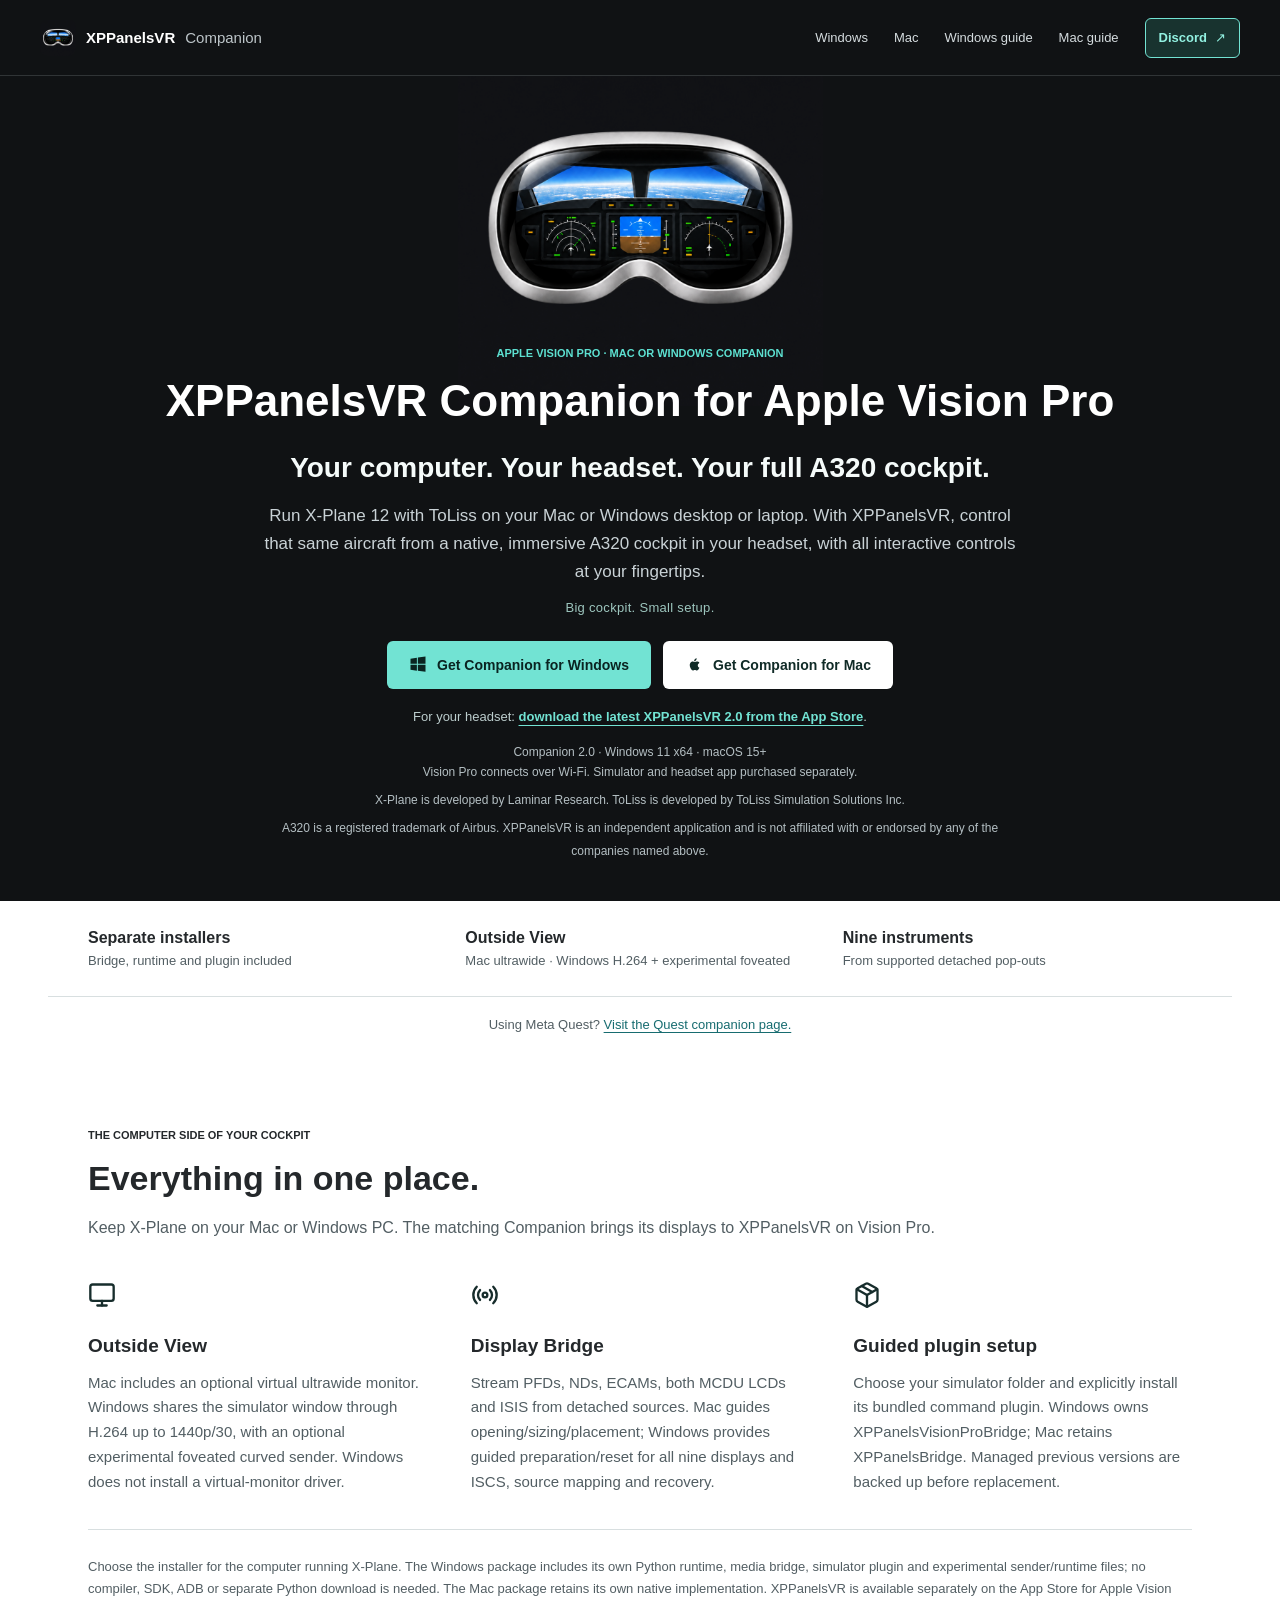
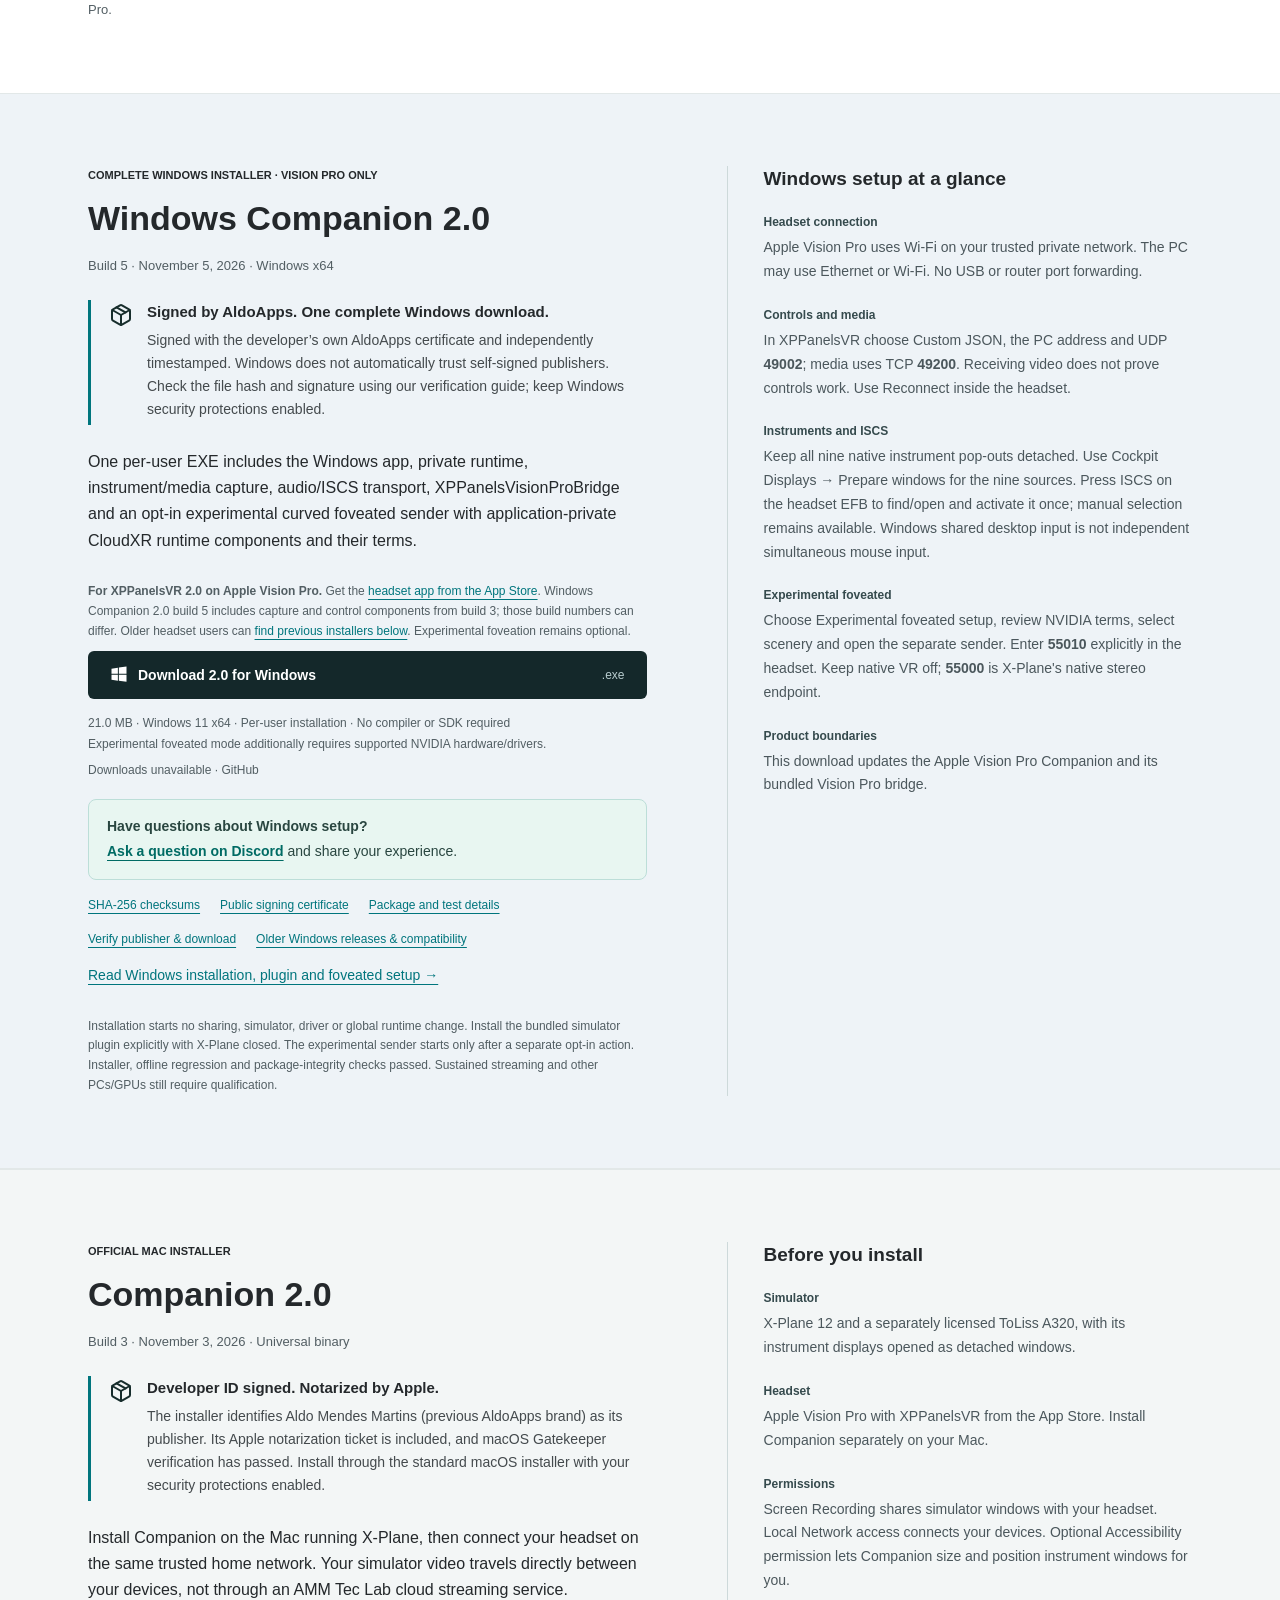
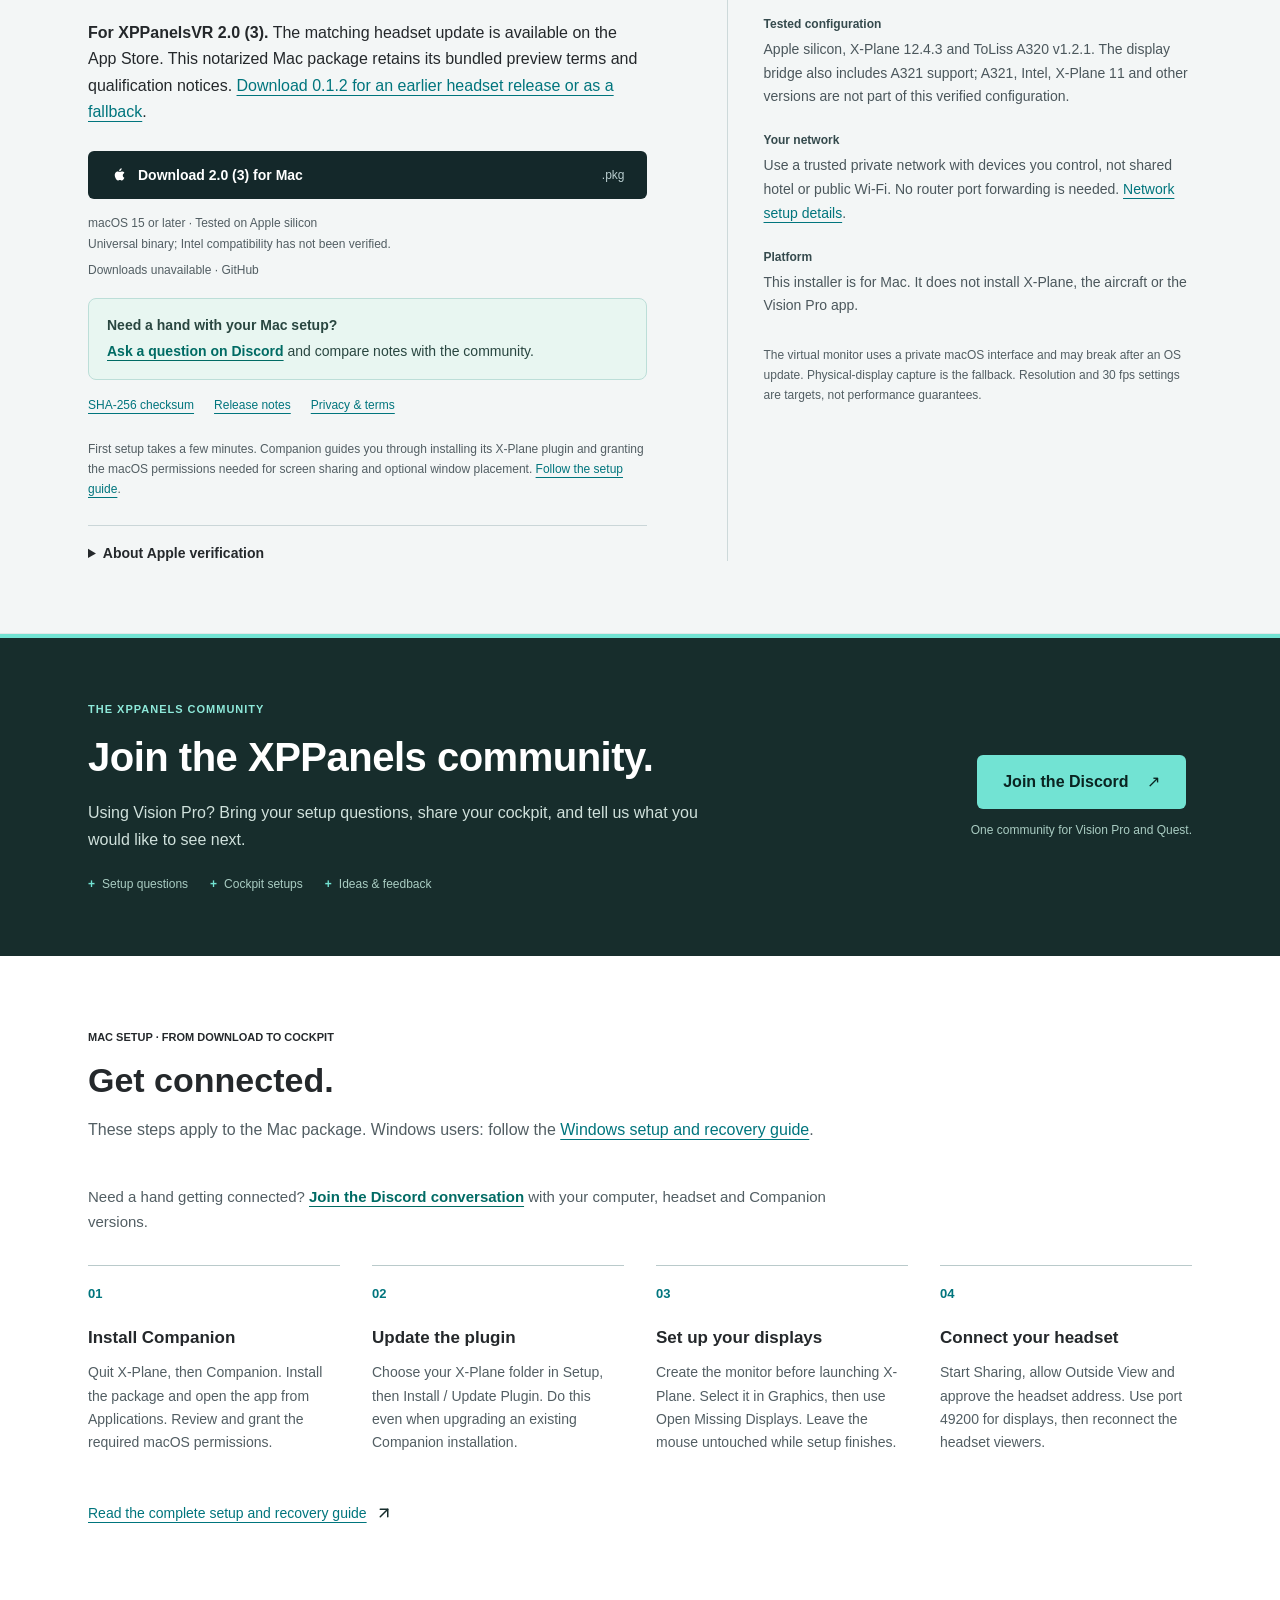
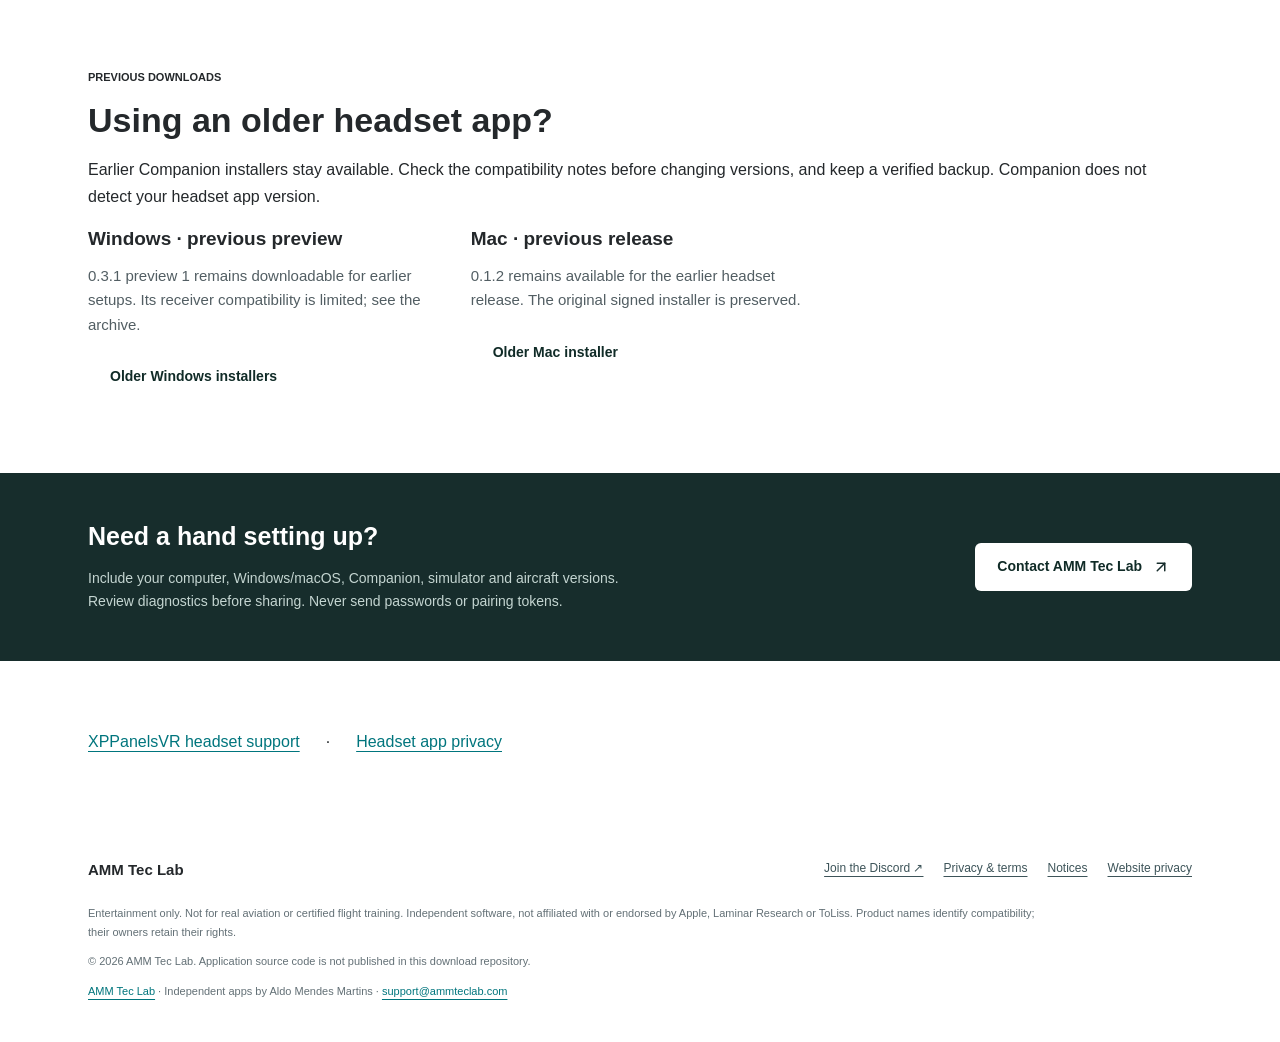
<file: index.html>
<!doctype html>
<html lang="en">
<head>
  <meta charset="utf-8">
  <meta name="viewport" content="width=device-width, initial-scale=1">
  <meta name="description" content="Download XPPanelsVR Companion for Mac or Windows. Complete Windows installer includes the runtime, bridge, plugin and optional experimental foveated sender for Apple Vision Pro.">
  <meta name="theme-color" content="#101214">
  <meta property="og:title" content="XPPanelsVR Companion for Apple Vision Pro">
  <meta property="og:description" content="Computer companions for Apple Vision Pro. Separate Mac and Windows installers, bundled dependencies and guided setup.">
  <meta property="og:image" content="https://xppvision.ammteclab.com/assets/app-icon.png">
  <link rel="canonical" href="https://xppvision.ammteclab.com/">
  <link rel="icon" href="assets/app-icon.png" type="image/png">
  <link rel="stylesheet" href="site.css?v=20261107-file-counts">

  <link rel="stylesheet" href="community.css?v=20261106-prominent">
  <title>XPPanelsVR Companion for Apple Vision Pro | Mac and Windows Downloads</title>
<script src="analytics-config.js?v=20261106-active" defer></script><script src="download-analytics.js" defer></script><script src="page-views.js?v=20261106" defer></script><script src="download-stats.js?v=20261107-file-counts" defer></script><link rel="stylesheet" href="hero.css?v=20261107-credit"></head>
<body>
<a class="skip" href="#main">Skip to content</a>
<header class="site-header">
  <a class="brand" href="./" aria-label="XPPanelsVR Companion home"><img src="assets/app-icon.png" width="36" height="36" alt="">XPPanelsVR <span>Companion</span></a>
  <nav aria-label="Main navigation"><a href="#windows-download">Windows</a><a href="#download">Mac</a><a href="Windows-Help.html">Windows guide</a><a href="Help.html">Mac guide</a><a class="nav-discord" href="https://discord.gg/Fs9TUSyKda" target="_blank" rel="noopener noreferrer">Discord <span aria-hidden="true">↗</span></a></nav>
</header>
<main id="main">
  <section class="hero" aria-labelledby="title">
    <div class="hero-inner">
      <p class="eyebrow">APPLE VISION PRO · MAC OR WINDOWS COMPANION</p>
      <h1 id="title">XPPanelsVR Companion for Apple Vision Pro</h1>

      <p class="hero-message">Your computer. Your headset. Your full A320 cockpit.</p>
      <p class="intro hero-explanation">Run X-Plane 12 with ToLiss on your Mac or Windows desktop or laptop. With XPPanelsVR, control that same aircraft from a native, immersive A320 cockpit in your headset, with all interactive controls at your fingertips.</p>
      <p class="hero-tagline">Big cockpit. Small setup.</p>
      <div class="platform-actions"><a class="button primary" href="#windows-download"><svg class="platform-icon" viewBox="0 0 24 24" aria-hidden="true" focusable="false"><path d="M2 3.5 10.5 2.3v8H2zm9.8-1.4L22 0.7v9.6H11.8zM2 11.5h8.5v8L2 18.3zm9.8 0H22v9.6l-10.2-1.4z"/></svg>Get Companion for Windows</a><a class="button secondary" href="#download"><svg class="platform-icon" viewBox="0 0 24 24" aria-hidden="true" focusable="false"><path d="M19.1 8.6c-1.1-1.4-2.8-1.3-3.5-1.2-.9.1-1.7.7-2.4.7-.7 0-1.7-.7-2.8-.7-1.4 0-2.7.8-3.4 2-1.4 2.4-.4 5.9 1 7.9.7 1 1.5 2 2.5 2s1.3-.6 2.7-.6c1.3 0 1.6.6 2.7.6 1.1 0 1.8-1 2.4-2 .5-.8.7-1.5.8-1.6-.1 0-2.1-.8-2.1-3.3 0-2 1.6-2.8 1.7-2.9z"/><path d="M14.7 5.8c.6-.7 1-1.7.9-2.7-.9 0-1.9.6-2.5 1.3-.6.6-1 1.6-.9 2.6 1 0 1.9-.5 2.5-1.2z"/></svg>Get Companion for Mac</a></div>
      <p class="app-store-note">For your headset: <a href="https://apps.apple.com/us/app/xppanelsvr/id6818430025">download the latest XPPanelsVR 2.0 from the App Store</a>.</p>
      <p class="hero-note">Companion 2.0 · Windows 11 x64 · macOS 15+<br>Vision Pro connects over Wi-Fi. Simulator and headset app purchased separately.</p>
      <p class="developer-credit">X-Plane is developed by Laminar Research. ToLiss is developed by ToLiss Simulation Solutions Inc.</p>
      <p class="developer-credit airbus-credit">A320 is a registered trademark of Airbus. XPPanelsVR is an independent application and is not affiliated with or endorsed by any of the companies named above.</p>

    </div>
  </section>
  <section class="spec-band" aria-label="At a glance">
    <div><strong>Separate installers</strong><span>Bridge, runtime and plugin included</span></div>
    <div><strong>Outside View</strong><span>Mac ultrawide · Windows H.264 + experimental foveated</span></div>
    <div><strong>Nine instruments</strong><span>From supported detached pop-outs</span></div>
  </section>
<p class="edition-note">Using Meta Quest? <a href="https://xppquest.ammteclab.com/">Visit the Quest companion page.</a></p>
  <section class="section overview" aria-labelledby="included-title">
    <div class="section-heading"><p class="eyebrow">THE COMPUTER SIDE OF YOUR COCKPIT</p><h2 id="included-title">Everything in one place.</h2><p>Keep X-Plane on your Mac or Windows PC. The matching Companion brings its displays to XPPanelsVR on Vision Pro.</p></div>
    <div class="features">
      <article><img src="assets/monitor.svg" width="28" height="28" alt=""><h3>Outside View</h3><p>Mac includes an optional virtual ultrawide monitor. Windows shares the simulator window through H.264 up to 1440p/30, with an optional experimental foveated curved sender. Windows does not install a virtual-monitor driver.</p></article>
      <article><img src="assets/radio.svg" width="28" height="28" alt=""><h3>Display Bridge</h3><p>Stream PFDs, NDs, ECAMs, both MCDU LCDs and ISIS from detached sources. Mac guides opening/sizing/placement; Windows provides guided preparation/reset for all nine displays and ISCS, source mapping and recovery.</p></article>
      <article><img src="assets/package.svg" width="28" height="28" alt=""><h3>Guided plugin setup</h3><p>Choose your simulator folder and explicitly install its bundled command plugin. Windows owns XPPanelsVisionProBridge; Mac retains XPPanelsBridge. Managed previous versions are backed up before replacement.</p></article>
    </div>
    <p class="dependency-note">Choose the installer for the computer running X-Plane. The Windows package includes its own Python runtime, media bridge, simulator plugin and experimental sender/runtime files; no compiler, SDK, ADB or separate Python download is needed. The Mac package retains its own native implementation. XPPanelsVR is available separately on the App Store for Apple Vision Pro.</p>
  </section>

  <section class="download-band windows-band" id="windows-download" aria-labelledby="windows-title"><div class="section download-layout"><div>
    <p class="eyebrow">COMPLETE WINDOWS INSTALLER · VISION PRO ONLY</p><h2 id="windows-title">Windows Companion 2.0</h2><p class="release-date">Build 5 · November 5, 2026 · Windows x64</p>
    <div class="release-assurance"><img src="assets/package.svg" width="24" height="24" alt=""><div><strong>Signed by AldoApps. One complete Windows download.</strong><p>Signed with the developer’s own AldoApps certificate and independently timestamped. Windows does not automatically trust self-signed publishers. Check the file hash and signature using our verification guide; keep Windows security protections enabled.</p></div></div>
    <p>One per-user EXE includes the Windows app, private runtime, instrument/media capture, audio/ISCS transport, XPPanelsVisionProBridge and an opt-in experimental curved foveated sender with application-private CloudXR runtime components and their terms.</p>
    <p class="small"><strong>For XPPanelsVR 2.0 on Apple Vision Pro.</strong> Get the <a href="https://apps.apple.com/us/app/xppanelsvr/id6818430025">headset app from the App Store</a>. Windows Companion 2.0 build 5 includes capture and control components from build 3; those build numbers can differ. Older headset users can <a href="#older-downloads">find previous installers below</a>. Experimental foveation remains optional.</p>
    <a class="button download" id="windows-installer" aria-describedby="windows-download-count" href="https://github.com/aldomm/XPPanelsVR-Companion/releases/download/windows-v2.0-build5/XPPanelsVisionProCompanion-2.0.0-build.5-windows-x64-SELF-SIGNED.exe"><svg class="platform-icon" viewBox="0 0 24 24" aria-hidden="true" focusable="false"><path d="M2 3.5 10.5 2.3v8H2zm9.8-1.4L22 0.7v9.6H11.8zM2 11.5h8.5v8L2 18.3zm9.8 0H22v9.6l-10.2-1.4z"/></svg>Download 2.0 for Windows <span class="file-kind">.exe</span></a>
    <p class="download-meta">21.0 MB · Windows 11 x64 · Per-user installation · No compiler or SDK required<br>Experimental foveated mode additionally requires supported NVIDIA hardware/drivers.<span class="download-counter" id="windows-download-count" data-download-asset="710146472" data-download-link="windows-installer" title="Lifetime GitHub downloads of this file" aria-live="polite">Downloads unavailable · GitHub</span></p>
    <p class="discord-callout"><strong>Have questions about Windows setup?</strong> <a href="https://discord.gg/Fs9TUSyKda" target="_blank" rel="noopener noreferrer">Ask a question on Discord</a> and share your experience.</p>
    <div class="text-links"><a href="https://github.com/aldomm/XPPanelsVR-Companion/releases/download/windows-v2.0-build5/SHA256SUMS.txt">SHA-256 checksums</a><a href="https://github.com/aldomm/XPPanelsVR-Companion/releases/download/windows-v2.0-build5/AldoApps-Preview-Signing.cer">Public signing certificate</a><a href="windows-release.json">Package and test details</a><a href="Windows-Signing.html">Verify publisher &amp; download</a><a href="Windows-Releases.html">Older Windows releases &amp; compatibility</a></div>
    <p><a class="guide-link" href="Windows-Help.html">Read Windows installation, plugin and foveated setup →</a></p><p class="small">Installation starts no sharing, simulator, driver or global runtime change. Install the bundled simulator plugin explicitly with X-Plane closed. The experimental sender starts only after a separate opt-in action. Installer, offline regression and package-integrity checks passed. Sustained streaming and other PCs/GPUs still require qualification.</p>
  </div><div class="requirements"><h3>Windows setup at a glance</h3><dl><dt>Headset connection</dt><dd>Apple Vision Pro uses Wi-Fi on your trusted private network. The PC may use Ethernet or Wi-Fi. No USB or router port forwarding.</dd><dt>Controls and media</dt><dd>In XPPanelsVR choose Custom JSON, the PC address and UDP <strong>49002</strong>; media uses TCP <strong>49200</strong>. Receiving video does not prove controls work. Use Reconnect inside the headset.</dd><dt>Instruments and ISCS</dt><dd>Keep all nine native instrument pop-outs detached. Use Cockpit Displays → Prepare windows for the nine sources. Press ISCS on the headset EFB to find/open and activate it once; manual selection remains available. Windows shared desktop input is not independent simultaneous mouse input.</dd><dt>Experimental foveated</dt><dd>Choose Experimental foveated setup, review NVIDIA terms, select scenery and open the separate sender. Enter <strong>55010</strong> explicitly in the headset. Keep native VR off; <strong>55000</strong> is X-Plane's native stereo endpoint.</dd><dt>Product boundaries</dt><dd>This download updates the Apple Vision Pro Companion and its bundled Vision Pro bridge.</dd></dl></div></div></section>
  <section class="download-band" id="download" aria-labelledby="download-title">
    <div class="section download-layout">
      <div>
        <p class="eyebrow">OFFICIAL MAC INSTALLER</p><h2 id="download-title">Companion 2.0</h2>
        <p class="release-date">Build 3 &middot; November 3, 2026 &middot; Universal binary</p>
        <div class="release-assurance"><img src="assets/package.svg" width="24" height="24" alt=""><div><strong>Developer ID signed. Notarized by Apple.</strong><p>The installer identifies Aldo Mendes Martins (previous AldoApps brand) as its publisher. Its Apple notarization ticket is included, and macOS Gatekeeper verification has passed. Install through the standard macOS installer with your security protections enabled.</p></div></div>
        <p>Install Companion on the Mac running X-Plane, then connect your headset on the same trusted home network. Your simulator video travels directly between your devices, not through an AMM Tec Lab cloud streaming service.</p>
        <p><strong>For XPPanelsVR 2.0 (3).</strong> The matching headset update is available on the App Store. This notarized Mac package retains its bundled preview terms and qualification notices. <a href="https://github.com/aldomm/XPPanelsVR-Companion/releases/download/v0.1.2-preview/XPPanelsVR-Companion-0.1.2-preview.pkg">Download 0.1.2 for an earlier headset release or as a fallback</a>.</p>
        <a class="button download" id="mac-installer" aria-describedby="mac-download-count" href="https://github.com/aldomm/XPPanelsVR-Companion/releases/download/mac-v2.0-build3/XPPanelsVR-Companion-2.0-build3-preview.pkg"><svg class="platform-icon" viewBox="0 0 24 24" aria-hidden="true" focusable="false"><path d="M19.1 8.6c-1.1-1.4-2.8-1.3-3.5-1.2-.9.1-1.7.7-2.4.7-.7 0-1.7-.7-2.8-.7-1.4 0-2.7.8-3.4 2-1.4 2.4-.4 5.9 1 7.9.7 1 1.5 2 2.5 2s1.3-.6 2.7-.6c1.3 0 1.6.6 2.7.6 1.1 0 1.8-1 2.4-2 .5-.8.7-1.5.8-1.6-.1 0-2.1-.8-2.1-3.3 0-2 1.6-2.8 1.7-2.9z"/><path d="M14.7 5.8c.6-.7 1-1.7.9-2.7-.9 0-1.9.6-2.5 1.3-.6.6-1 1.6-.9 2.6 1 0 1.9-.5 2.5-1.2z"/></svg>Download 2.0 (3) for Mac <span class="file-kind">.pkg</span></a>
        <p class="download-meta">macOS 15 or later &middot; Tested on Apple silicon<br>Universal binary; Intel compatibility has not been verified.<span class="download-counter" id="mac-download-count" data-download-asset="705278556" data-download-link="mac-installer" title="Lifetime GitHub downloads of this file" aria-live="polite">Downloads unavailable · GitHub</span></p>
        <p class="discord-callout"><strong>Need a hand with your Mac setup?</strong> <a href="https://discord.gg/Fs9TUSyKda" target="_blank" rel="noopener noreferrer">Ask a question on Discord</a> and compare notes with the community.</p>
        <div class="text-links"><a href="https://github.com/aldomm/XPPanelsVR-Companion/releases/download/mac-v2.0-build3/XPPanelsVR-Companion-2.0-build3-preview.sha256">SHA-256 checksum</a><a href="Release-Notes.html">Release notes</a><a href="Privacy-and-Terms.html">Privacy &amp; terms</a></div>
        <p class="small">First setup takes a few minutes. Companion guides you through installing its X-Plane plugin and granting the macOS permissions needed for screen sharing and optional window placement. <a href="Help.html">Follow the setup guide</a>.</p>
        <details><summary>About Apple verification</summary><p>XPPanelsVR for Apple Vision Pro has been approved for App Store distribution. This separate Mac Companion is distributed directly by AMM Tec Lab with Developer ID signing and Apple notarization. Notarization checks for known malicious software; it is distinct from App Store review and is not a guarantee of compatibility with every Mac or simulator configuration. <a href="https://support.apple.com/102445">Read Apple's explanation</a>.</p><p>A first-open confirmation is normal for downloaded apps. Keep Gatekeeper enabled. If macOS reports malware, damage or an unverifiable publisher, stop and contact <a href="mailto:support@ammteclab.com">support</a>; do not bypass that warning.</p></details>
      </div>
      <div class="requirements">
        <h3>Before you install</h3>
        <dl><dt>Simulator</dt><dd>X-Plane 12 and a separately licensed ToLiss A320, with its instrument displays opened as detached windows.</dd><dt>Headset</dt><dd>Apple Vision Pro with XPPanelsVR from the App Store. Install Companion separately on your Mac.</dd><dt>Permissions</dt><dd>Screen Recording shares simulator windows with your headset. Local Network access connects your devices. Optional Accessibility permission lets Companion size and position instrument windows for you.</dd><dt>Tested configuration</dt><dd>Apple silicon, X-Plane 12.4.3 and ToLiss A320 v1.2.1. The display bridge also includes A321 support; A321, Intel, X-Plane 11 and other versions are not part of this verified configuration.</dd><dt>Your network</dt><dd>Use a trusted private network with devices you control, not shared hotel or public Wi-Fi. No router port forwarding is needed. <a href="Help.html#private-network">Network setup details</a>.</dd><dt>Platform</dt><dd>This installer is for Mac. It does not install X-Plane, the aircraft or the Vision Pro app.</dd></dl>
        <p class="small">The virtual monitor uses a private macOS interface and may break after an OS update. Physical-display capture is the fallback. Resolution and 30 fps settings are targets, not performance guarantees.</p>
      </div>
    </div>
  </section>
  <section class="discord-community" id="community" aria-labelledby="community-title"><div class="community-inner"><div><p class="eyebrow">THE XPPANELS COMMUNITY</p><h2 id="community-title">Join the XPPanels community.</h2><p class="community-copy">Using Vision Pro? Bring your setup questions, share your cockpit, and tell us what you would like to see next.</p><ul class="community-topics" aria-label="Community topics"><li>Setup questions</li><li>Cockpit setups</li><li>Ideas &amp; feedback</li></ul></div><div class="community-action"><a class="button" href="https://discord.gg/Fs9TUSyKda" target="_blank" rel="noopener noreferrer">Join the Discord <span aria-hidden="true">↗</span></a><p>One community for Vision Pro and Quest.</p></div></div></section>
  <section class="section setup" aria-labelledby="setup-title">
    <div class="section-heading"><p class="eyebrow">MAC SETUP · FROM DOWNLOAD TO COCKPIT</p><h2 id="setup-title">Get connected.</h2><p>These steps apply to the Mac package. Windows users: follow the <a href="Windows-Help.html">Windows setup and recovery guide</a>.</p></div>
    <p class="discord-help">Need a hand getting connected? <a href="https://discord.gg/Fs9TUSyKda" target="_blank" rel="noopener noreferrer">Join the Discord conversation</a> with your computer, headset and Companion versions.</p>
    <ol class="steps"><li><span class="step-number" aria-hidden="true">01</span><h3>Install Companion</h3><p>Quit X-Plane, then Companion. Install the package and open the app from Applications. Review and grant the required macOS permissions.</p></li><li><span class="step-number" aria-hidden="true">02</span><h3>Update the plugin</h3><p>Choose your X-Plane folder in Setup, then Install / Update Plugin. Do this even when upgrading an existing Companion installation.</p></li><li><span class="step-number" aria-hidden="true">03</span><h3>Set up your displays</h3><p>Create the monitor before launching X-Plane. Select it in Graphics, then use Open Missing Displays. Leave the mouse untouched while setup finishes.</p></li><li><span class="step-number" aria-hidden="true">04</span><h3>Connect your headset</h3><p>Start Sharing, allow Outside View and approve the headset address. Use port 49200 for displays, then reconnect the headset viewers.</p></li></ol>
    <a class="guide-link" href="Help.html">Read the complete setup and recovery guide <img src="assets/arrow-up-right.svg" width="18" height="18" alt=""></a>
  </section>
  <section class="section" id="older-downloads" aria-labelledby="older-title"><p class="eyebrow">PREVIOUS DOWNLOADS</p><h2 id="older-title">Using an older headset app?</h2><p>Earlier Companion installers stay available. Check the compatibility notes before changing versions, and keep a verified backup. Companion does not detect your headset app version.</p><div class="features"><article><h3>Windows · previous preview</h3><p>0.3.1 preview 1 remains downloadable for earlier setups. Its receiver compatibility is limited; see the archive.</p><a class="button secondary" href="Windows-Releases.html">Older Windows installers</a></article><article><h3>Mac · previous release</h3><p>0.1.2 remains available for the earlier headset release. The original signed installer is preserved.</p><a class="button secondary" href="https://github.com/aldomm/XPPanelsVR-Companion/releases/tag/v0.1.2-preview">Older Mac installer</a></article></div></section>
  <section class="support-band"><div class="section support-inner"><div><h2>Need a hand setting up?</h2><p>Include your computer, Windows/macOS, Companion, simulator and aircraft versions.<br>Review diagnostics before sharing. Never send passwords or pairing tokens.</p></div><a class="button secondary" href="mailto:support@ammteclab.com">Contact AMM Tec Lab <img src="assets/arrow-up-right.svg" width="18" height="18" alt=""></a></div></section>
</main>
<nav class="section" aria-label="Vision Pro app information"><a href="XPPanelsVR-Support.html">XPPanelsVR headset support</a> &middot; <a href="XPPanelsVR-Privacy.html">Headset app privacy</a></nav>
<footer id="site-footer" class="section"><div class="footer-top"><strong>AMM Tec Lab</strong><nav aria-label="Legal and project links"><a href="https://discord.gg/Fs9TUSyKda" target="_blank" rel="noopener noreferrer">Join the Discord ↗</a><a href="Privacy-and-Terms.html">Privacy &amp; terms</a><a href="Third-Party-Notices.html">Notices</a><a href="Website-Privacy.html">Website privacy</a></nav></div><p>Entertainment only. Not for real aviation or certified flight training. Independent software, not affiliated with or endorsed by Apple, Laminar Research or ToLiss. Product names identify compatibility; their owners retain their rights.</p><p>&copy; 2026 AMM Tec Lab. Application source code is not published in this download repository.</p><p><a href="https://ammteclab.com/">AMM Tec Lab</a> · Independent apps by Aldo Mendes Martins · <a href="mailto:support@ammteclab.com">support@ammteclab.com</a></p></footer>
</body>
</html>
</file>
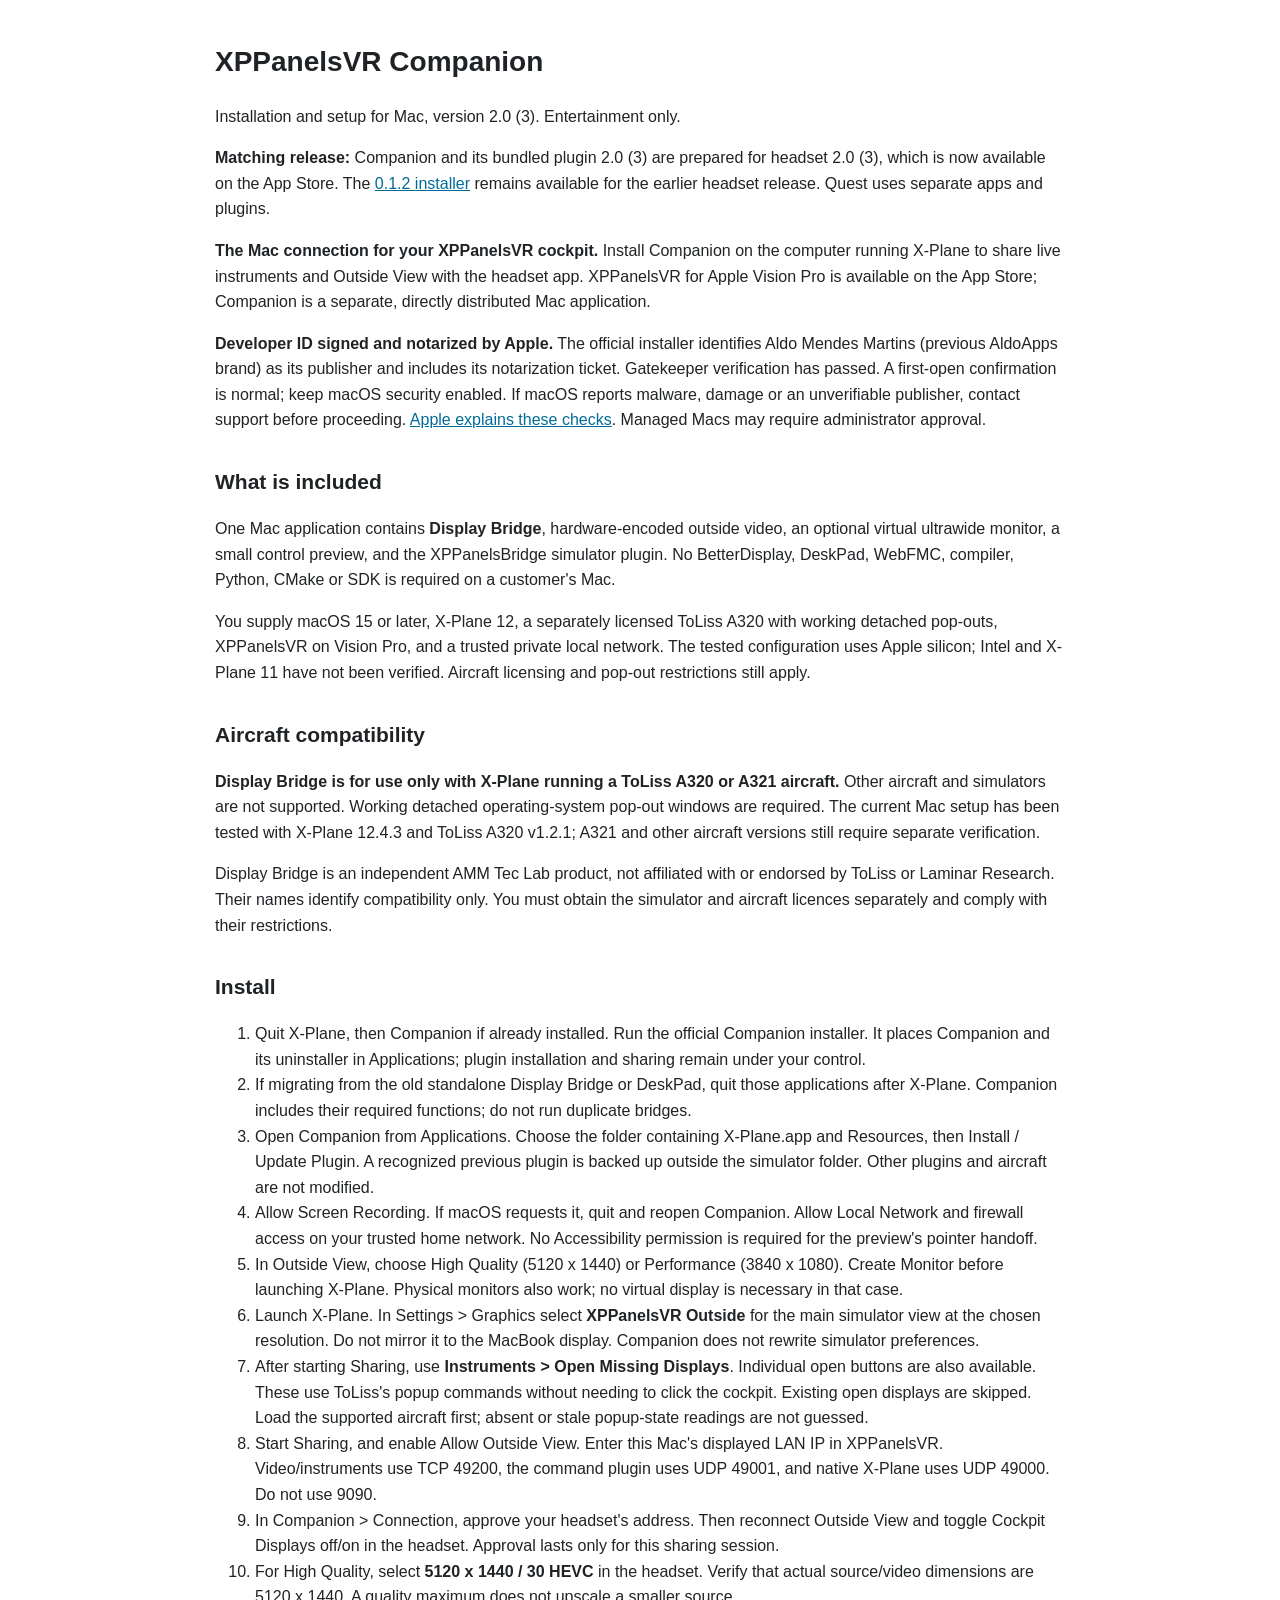
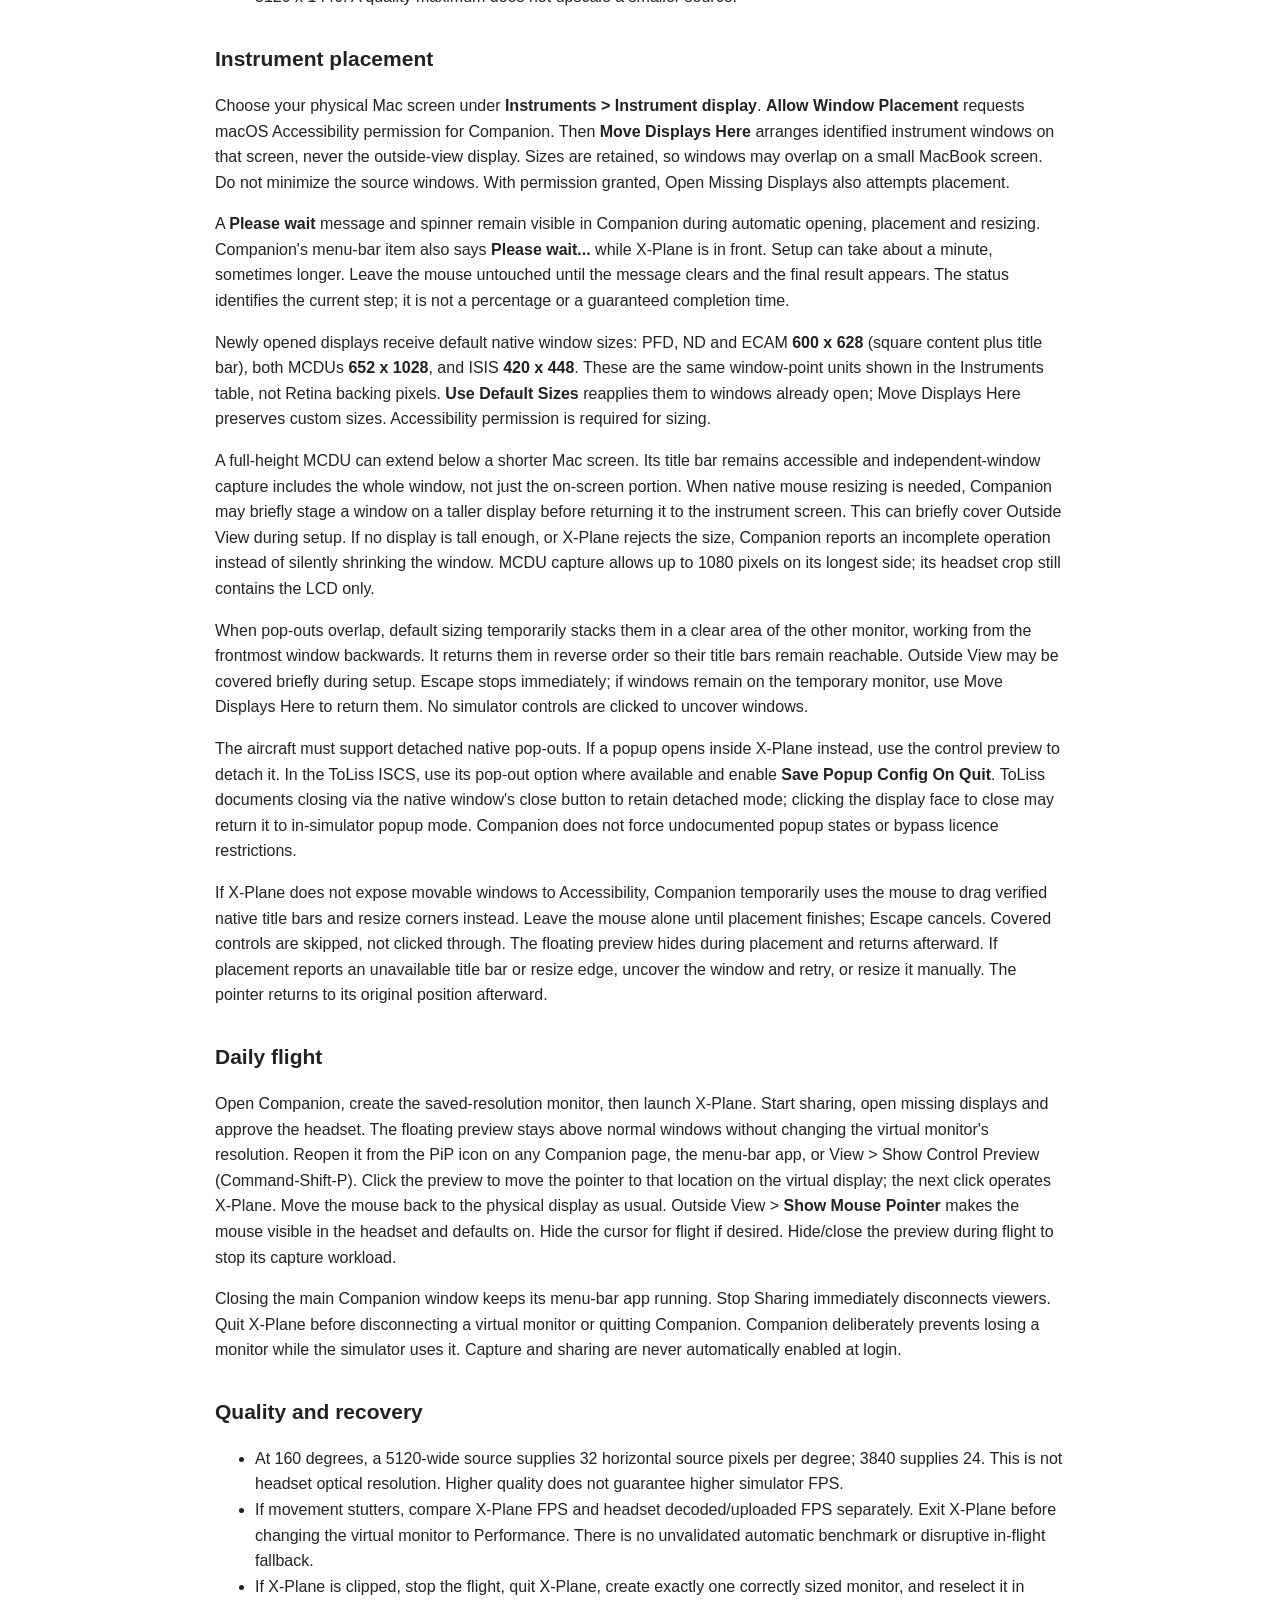
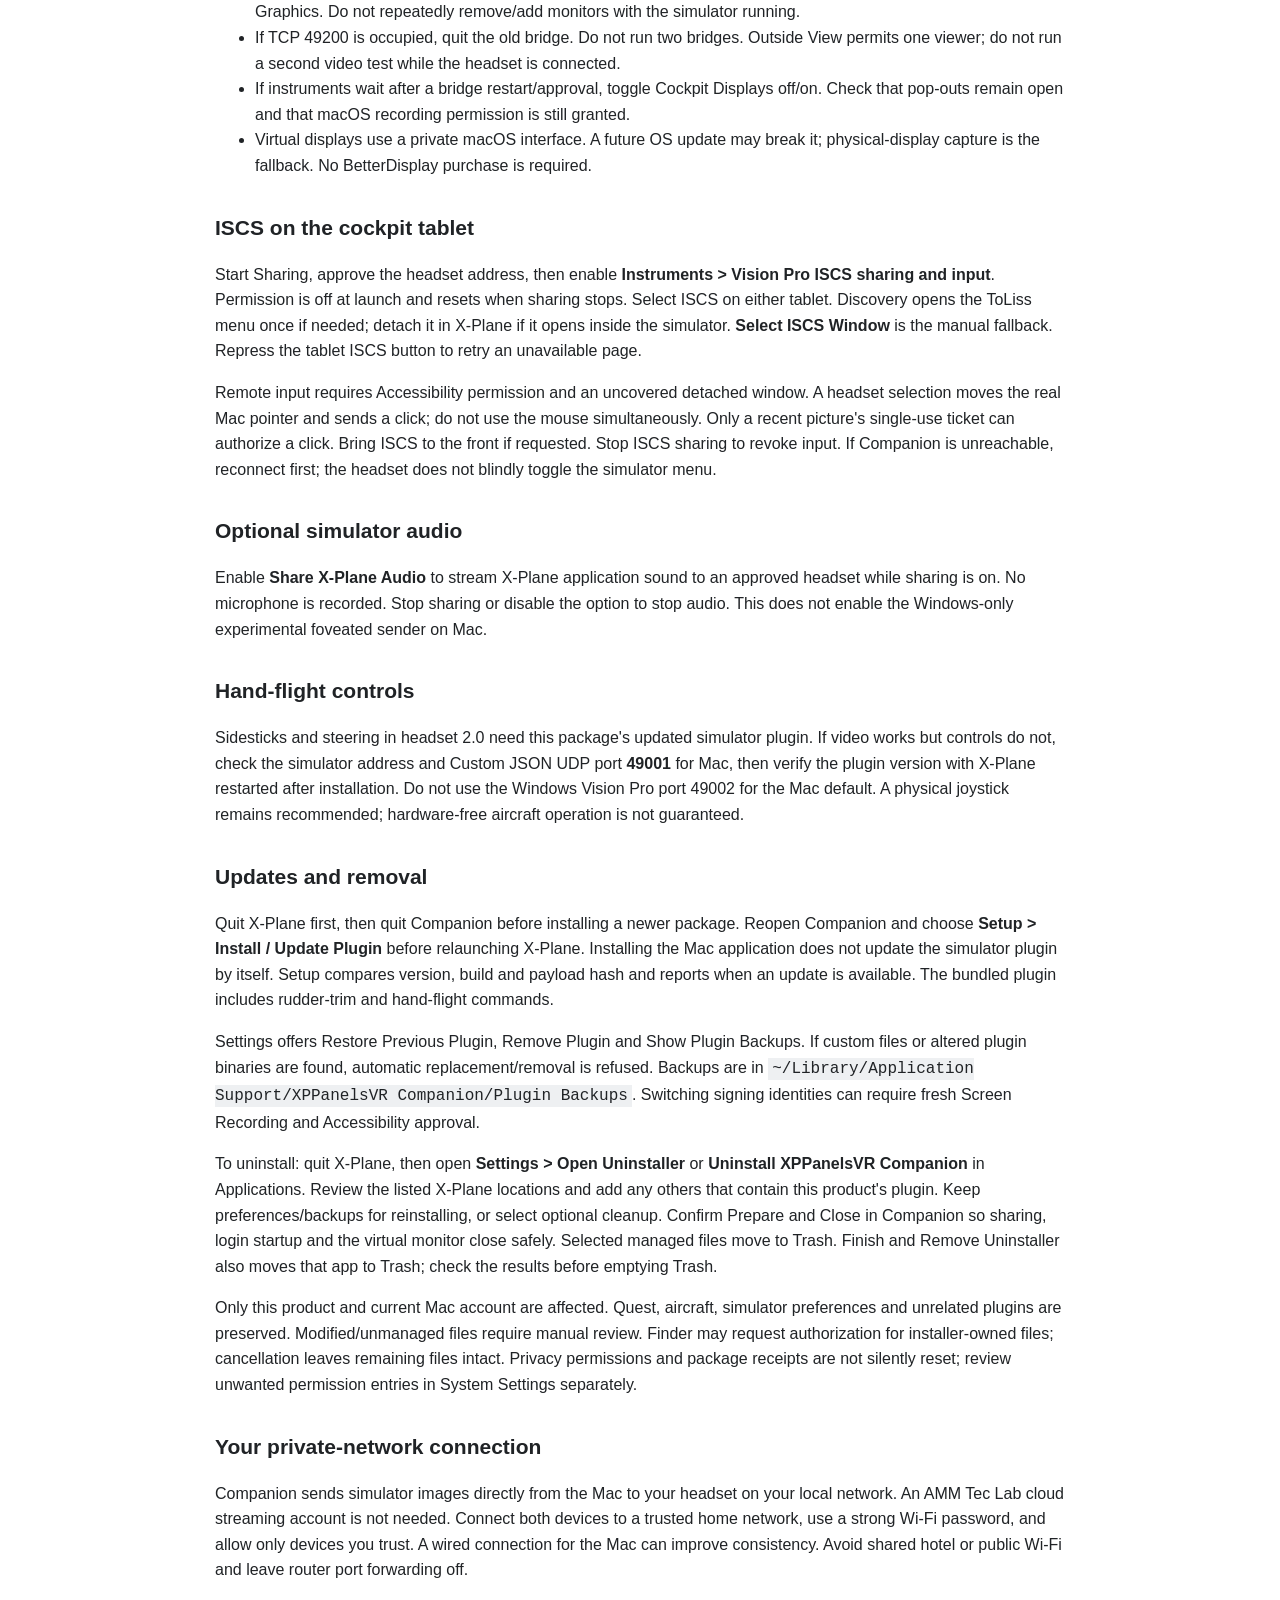
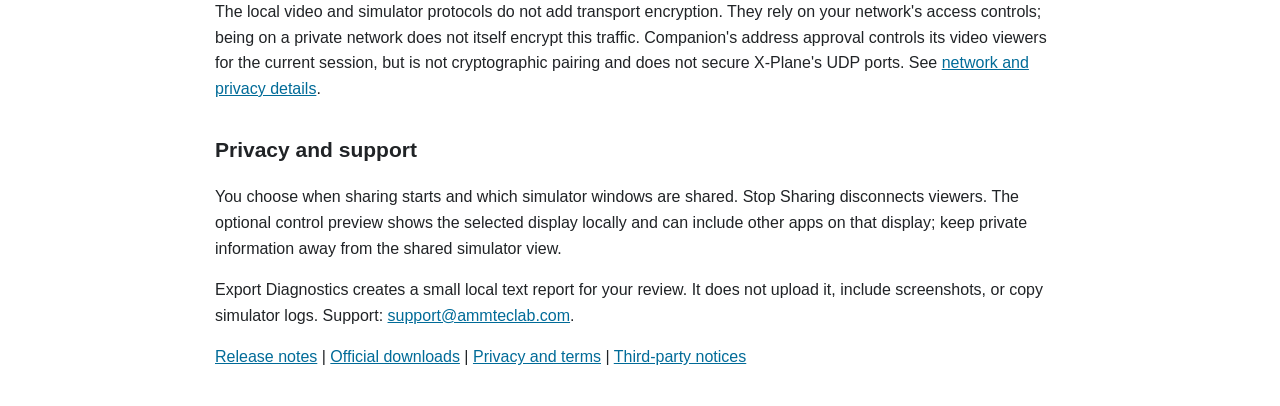
<file: Help.html>
<!doctype html><html lang="en"><meta charset="utf-8"><meta name="viewport" content="width=device-width">
<title>XPPanelsVR Companion Help</title>
<script src="analytics-config.js?v=20261106-active" defer></script><script src="download-analytics.js" defer></script>
<style>body{font:16px/1.6 -apple-system,sans-serif;max-width:850px;margin:40px auto;padding:0 24px;color:#202326}h1{font-size:28px}h2{font-size:21px;margin-top:32px}code{background:#eef0f2;padding:2px 4px}a{color:#006b98}</style>
<h1>XPPanelsVR Companion</h1><p>Installation and setup for Mac, version 2.0 (3). Entertainment only.</p>
<p><strong>Matching release:</strong> Companion and its bundled plugin 2.0 (3) are prepared for headset 2.0 (3), which is now available on the App Store. The <a href="https://github.com/aldomm/XPPanelsVR-Companion/releases/tag/v0.1.2-preview">0.1.2 installer</a> remains available for the earlier headset release. Quest uses separate apps and plugins.</p>
<p><strong>The Mac connection for your XPPanelsVR cockpit.</strong> Install Companion on the computer running X-Plane to share live instruments and Outside View with the headset app. XPPanelsVR for Apple Vision Pro is available on the App Store; Companion is a separate, directly distributed Mac application.</p>
<p><strong>Developer ID signed and notarized by Apple.</strong> The official installer identifies Aldo Mendes Martins (previous AldoApps brand) as its publisher and includes its notarization ticket. Gatekeeper verification has passed. A first-open confirmation is normal; keep macOS security enabled. If macOS reports malware, damage or an unverifiable publisher, contact support before proceeding. <a href="https://support.apple.com/102445">Apple explains these checks</a>. Managed Macs may require administrator approval.</p>
<h2>What is included</h2>
<p>One Mac application contains <strong>Display Bridge</strong>, hardware-encoded outside video, an optional virtual ultrawide monitor, a small control preview, and the XPPanelsBridge simulator plugin. No BetterDisplay, DeskPad, WebFMC, compiler, Python, CMake or SDK is required on a customer's Mac.</p>
<p>You supply macOS 15 or later, X-Plane 12, a separately licensed ToLiss A320 with working detached pop-outs, XPPanelsVR on Vision Pro, and a trusted private local network. The tested configuration uses Apple silicon; Intel and X-Plane 11 have not been verified. Aircraft licensing and pop-out restrictions still apply.</p>
<h2>Aircraft compatibility</h2>
<p><strong>Display Bridge is for use only with X-Plane running a ToLiss A320 or A321 aircraft.</strong> Other aircraft and simulators are not supported. Working detached operating-system pop-out windows are required. The current Mac setup has been tested with X-Plane 12.4.3 and ToLiss A320 v1.2.1; A321 and other aircraft versions still require separate verification.</p>
<p>Display Bridge is an independent AMM Tec Lab product, not affiliated with or endorsed by ToLiss or Laminar Research. Their names identify compatibility only. You must obtain the simulator and aircraft licences separately and comply with their restrictions.</p>
<h2>Install</h2><ol>
<li>Quit X-Plane, then Companion if already installed. Run the official Companion installer. It places Companion and its uninstaller in Applications; plugin installation and sharing remain under your control.</li>
<li>If migrating from the old standalone Display Bridge or DeskPad, quit those applications after X-Plane. Companion includes their required functions; do not run duplicate bridges.</li>
<li>Open Companion from Applications. Choose the folder containing X-Plane.app and Resources, then Install / Update Plugin. A recognized previous plugin is backed up outside the simulator folder. Other plugins and aircraft are not modified.</li>
<li>Allow Screen Recording. If macOS requests it, quit and reopen Companion. Allow Local Network and firewall access on your trusted home network. No Accessibility permission is required for the preview's pointer handoff.</li>
<li>In Outside View, choose High Quality (5120 x 1440) or Performance (3840 x 1080). Create Monitor before launching X-Plane. Physical monitors also work; no virtual display is necessary in that case.</li>
<li>Launch X-Plane. In Settings &gt; Graphics select <strong>XPPanelsVR Outside</strong> for the main simulator view at the chosen resolution. Do not mirror it to the MacBook display. Companion does not rewrite simulator preferences.</li>
<li>After starting Sharing, use <strong>Instruments &gt; Open Missing Displays</strong>. Individual open buttons are also available. These use ToLiss's popup commands without needing to click the cockpit. Existing open displays are skipped. Load the supported aircraft first; absent or stale popup-state readings are not guessed.</li>
<li>Start Sharing, and enable Allow Outside View. Enter this Mac's displayed LAN IP in XPPanelsVR. Video/instruments use TCP 49200, the command plugin uses UDP 49001, and native X-Plane uses UDP 49000. Do not use 9090.</li>
<li>In Companion &gt; Connection, approve your headset's address. Then reconnect Outside View and toggle Cockpit Displays off/on in the headset. Approval lasts only for this sharing session.</li>
<li>For High Quality, select <strong>5120 x 1440 / 30 HEVC</strong> in the headset. Verify that actual source/video dimensions are 5120 x 1440. A quality maximum does not upscale a smaller source.</li>
</ol>
<h2>Instrument placement</h2><p>Choose your physical Mac screen under <strong>Instruments &gt; Instrument display</strong>. <strong>Allow Window Placement</strong> requests macOS Accessibility permission for Companion. Then <strong>Move Displays Here</strong> arranges identified instrument windows on that screen, never the outside-view display. Sizes are retained, so windows may overlap on a small MacBook screen. Do not minimize the source windows. With permission granted, Open Missing Displays also attempts placement.</p>
<p>A <strong>Please wait</strong> message and spinner remain visible in Companion during automatic opening, placement and resizing. Companion's menu-bar item also says <strong>Please wait...</strong> while X-Plane is in front. Setup can take about a minute, sometimes longer. Leave the mouse untouched until the message clears and the final result appears. The status identifies the current step; it is not a percentage or a guaranteed completion time.</p>
<p>Newly opened displays receive default native window sizes: PFD, ND and ECAM <strong>600 x 628</strong> (square content plus title bar), both MCDUs <strong>652 x 1028</strong>, and ISIS <strong>420 x 448</strong>. These are the same window-point units shown in the Instruments table, not Retina backing pixels. <strong>Use Default Sizes</strong> reapplies them to windows already open; Move Displays Here preserves custom sizes. Accessibility permission is required for sizing.</p>
<p>A full-height MCDU can extend below a shorter Mac screen. Its title bar remains accessible and independent-window capture includes the whole window, not just the on-screen portion. When native mouse resizing is needed, Companion may briefly stage a window on a taller display before returning it to the instrument screen. This can briefly cover Outside View during setup. If no display is tall enough, or X-Plane rejects the size, Companion reports an incomplete operation instead of silently shrinking the window. MCDU capture allows up to 1080 pixels on its longest side; its headset crop still contains the LCD only.</p>
<p>When pop-outs overlap, default sizing temporarily stacks them in a clear area of the other monitor, working from the frontmost window backwards. It returns them in reverse order so their title bars remain reachable. Outside View may be covered briefly during setup. Escape stops immediately; if windows remain on the temporary monitor, use Move Displays Here to return them. No simulator controls are clicked to uncover windows.</p>
<p>The aircraft must support detached native pop-outs. If a popup opens inside X-Plane instead, use the control preview to detach it. In the ToLiss ISCS, use its pop-out option where available and enable <strong>Save Popup Config On Quit</strong>. ToLiss documents closing via the native window's close button to retain detached mode; clicking the display face to close may return it to in-simulator popup mode. Companion does not force undocumented popup states or bypass licence restrictions.</p>
<p>If X-Plane does not expose movable windows to Accessibility, Companion temporarily uses the mouse to drag verified native title bars and resize corners instead. Leave the mouse alone until placement finishes; Escape cancels. Covered controls are skipped, not clicked through. The floating preview hides during placement and returns afterward. If placement reports an unavailable title bar or resize edge, uncover the window and retry, or resize it manually. The pointer returns to its original position afterward.</p>
<h2>Daily flight</h2><p>Open Companion, create the saved-resolution monitor, then launch X-Plane. Start sharing, open missing displays and approve the headset. The floating preview stays above normal windows without changing the virtual monitor's resolution. Reopen it from the PiP icon on any Companion page, the menu-bar app, or View &gt; Show Control Preview (Command-Shift-P). Click the preview to move the pointer to that location on the virtual display; the next click operates X-Plane. Move the mouse back to the physical display as usual. Outside View &gt; <strong>Show Mouse Pointer</strong> makes the mouse visible in the headset and defaults on. Hide the cursor for flight if desired. Hide/close the preview during flight to stop its capture workload.</p>
<p>Closing the main Companion window keeps its menu-bar app running. Stop Sharing immediately disconnects viewers. Quit X-Plane before disconnecting a virtual monitor or quitting Companion. Companion deliberately prevents losing a monitor while the simulator uses it. Capture and sharing are never automatically enabled at login.</p>
<h2>Quality and recovery</h2><ul>
<li>At 160 degrees, a 5120-wide source supplies 32 horizontal source pixels per degree; 3840 supplies 24. This is not headset optical resolution. Higher quality does not guarantee higher simulator FPS.</li>
<li>If movement stutters, compare X-Plane FPS and headset decoded/uploaded FPS separately. Exit X-Plane before changing the virtual monitor to Performance. There is no unvalidated automatic benchmark or disruptive in-flight fallback.</li>
<li>If X-Plane is clipped, stop the flight, quit X-Plane, create exactly one correctly sized monitor, and reselect it in Graphics. Do not repeatedly remove/add monitors with the simulator running.</li>
<li>If TCP 49200 is occupied, quit the old bridge. Do not run two bridges. Outside View permits one viewer; do not run a second video test while the headset is connected.</li>
<li>If instruments wait after a bridge restart/approval, toggle Cockpit Displays off/on. Check that pop-outs remain open and that macOS recording permission is still granted.</li>
<li>Virtual displays use a private macOS interface. A future OS update may break it; physical-display capture is the fallback. No BetterDisplay purchase is required.</li>
</ul>
<h2>ISCS on the cockpit tablet</h2><p>Start Sharing, approve the headset address, then enable <strong>Instruments &gt; Vision Pro ISCS sharing and input</strong>. Permission is off at launch and resets when sharing stops. Select ISCS on either tablet. Discovery opens the ToLiss menu once if needed; detach it in X-Plane if it opens inside the simulator. <strong>Select ISCS Window</strong> is the manual fallback. Repress the tablet ISCS button to retry an unavailable page.</p>
<p>Remote input requires Accessibility permission and an uncovered detached window. A headset selection moves the real Mac pointer and sends a click; do not use the mouse simultaneously. Only a recent picture's single-use ticket can authorize a click. Bring ISCS to the front if requested. Stop ISCS sharing to revoke input. If Companion is unreachable, reconnect first; the headset does not blindly toggle the simulator menu.</p>
<h2>Optional simulator audio</h2><p>Enable <strong>Share X-Plane Audio</strong> to stream X-Plane application sound to an approved headset while sharing is on. No microphone is recorded. Stop sharing or disable the option to stop audio. This does not enable the Windows-only experimental foveated sender on Mac.</p>
<h2>Hand-flight controls</h2><p>Sidesticks and steering in headset 2.0 need this package's updated simulator plugin. If video works but controls do not, check the simulator address and Custom JSON UDP port <strong>49001</strong> for Mac, then verify the plugin version with X-Plane restarted after installation. Do not use the Windows Vision Pro port 49002 for the Mac default. A physical joystick remains recommended; hardware-free aircraft operation is not guaranteed.</p>
<h2>Updates and removal</h2><p>Quit X-Plane first, then quit Companion before installing a newer package. Reopen Companion and choose <strong>Setup &gt; Install / Update Plugin</strong> before relaunching X-Plane. Installing the Mac application does not update the simulator plugin by itself. Setup compares version, build and payload hash and reports when an update is available. The bundled plugin includes rudder-trim and hand-flight commands.</p>
<p>Settings offers Restore Previous Plugin, Remove Plugin and Show Plugin Backups. If custom files or altered plugin binaries are found, automatic replacement/removal is refused. Backups are in <code>~/Library/Application Support/XPPanelsVR Companion/Plugin Backups</code>. Switching signing identities can require fresh Screen Recording and Accessibility approval.</p>
<p>To uninstall: quit X-Plane, then open <strong>Settings &gt; Open Uninstaller</strong> or <strong>Uninstall XPPanelsVR Companion</strong> in Applications. Review the listed X-Plane locations and add any others that contain this product's plugin. Keep preferences/backups for reinstalling, or select optional cleanup. Confirm Prepare and Close in Companion so sharing, login startup and the virtual monitor close safely. Selected managed files move to Trash. Finish and Remove Uninstaller also moves that app to Trash; check the results before emptying Trash.</p>
<p>Only this product and current Mac account are affected. Quest, aircraft, simulator preferences and unrelated plugins are preserved. Modified/unmanaged files require manual review. Finder may request authorization for installer-owned files; cancellation leaves remaining files intact. Privacy permissions and package receipts are not silently reset; review unwanted permission entries in System Settings separately.</p>
<h2 id="private-network">Your private-network connection</h2><p>Companion sends simulator images directly from the Mac to your headset on your local network. An AMM Tec Lab cloud streaming account is not needed. Connect both devices to a trusted home network, use a strong Wi-Fi password, and allow only devices you trust. A wired connection for the Mac can improve consistency. Avoid shared hotel or public Wi-Fi and leave router port forwarding off.</p>
<p>The local video and simulator protocols do not add transport encryption. They rely on your network's access controls; being on a private network does not itself encrypt this traffic. Companion's address approval controls its video viewers for the current session, but is not cryptographic pairing and does not secure X-Plane's UDP ports. See <a href="Privacy-and-Terms.html#network">network and privacy details</a>.</p>
<h2>Privacy and support</h2><p>You choose when sharing starts and which simulator windows are shared. Stop Sharing disconnects viewers. The optional control preview shows the selected display locally and can include other apps on that display; keep private information away from the shared simulator view.</p>
<p>Export Diagnostics creates a small local text report for your review. It does not upload it, include screenshots, or copy simulator logs. Support: <a href="mailto:support@ammteclab.com">support@ammteclab.com</a>.</p>
<p><a href="Release-Notes.html">Release notes</a> | <a href="https://xppvision.ammteclab.com/">Official downloads</a> | <a href="Privacy-and-Terms.html">Privacy and terms</a> | <a href="Third-Party-Notices.html">Third-party notices</a></p></html>
</file>
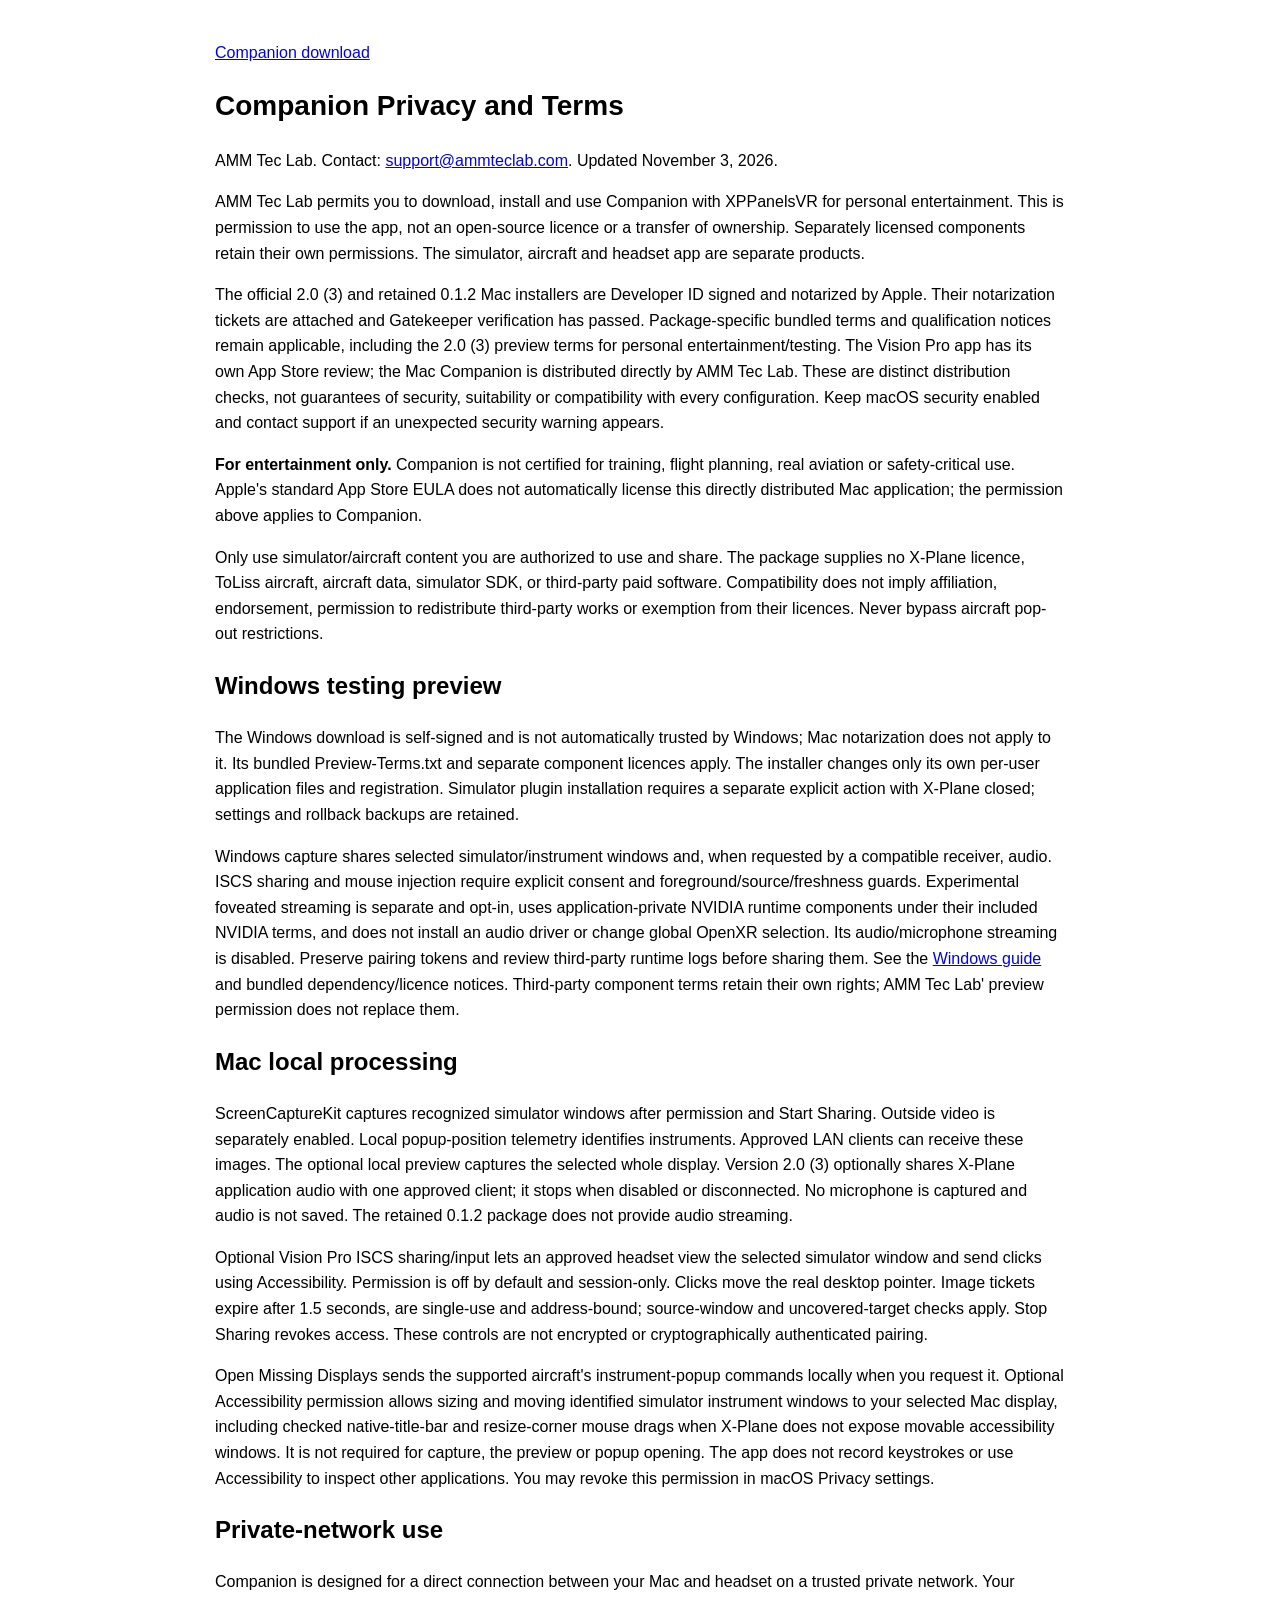
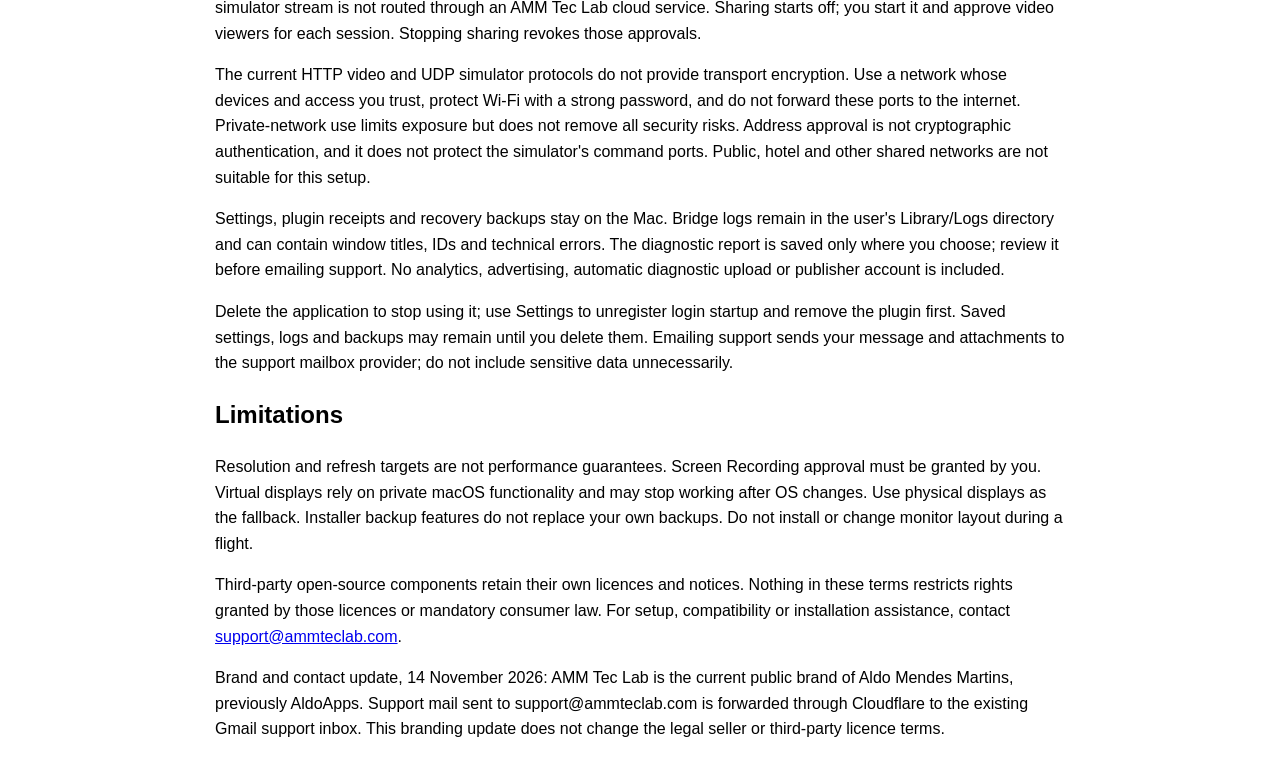
<file: Privacy-and-Terms.html>
<!doctype html><html lang="en"><meta charset="utf-8"><meta name="viewport" content="width=device-width, initial-scale=1"><title>Companion Privacy and Terms</title>
<style>body{font:16px/1.6 -apple-system,sans-serif;max-width:850px;margin:40px auto;padding:0 24px}h1{font-size:28px}</style>
<p><a href="./">Companion download</a></p><h1>Companion Privacy and Terms</h1><p>AMM Tec Lab. Contact: <a href="mailto:support@ammteclab.com">support@ammteclab.com</a>. Updated November 3, 2026.</p>
<p>AMM Tec Lab permits you to download, install and use Companion with XPPanelsVR for personal entertainment. This is permission to use the app, not an open-source licence or a transfer of ownership. Separately licensed components retain their own permissions. The simulator, aircraft and headset app are separate products.</p>
<p>The official 2.0 (3) and retained 0.1.2 Mac installers are Developer ID signed and notarized by Apple. Their notarization tickets are attached and Gatekeeper verification has passed. Package-specific bundled terms and qualification notices remain applicable, including the 2.0 (3) preview terms for personal entertainment/testing. The Vision Pro app has its own App Store review; the Mac Companion is distributed directly by AMM Tec Lab. These are distinct distribution checks, not guarantees of security, suitability or compatibility with every configuration. Keep macOS security enabled and contact support if an unexpected security warning appears.</p>
<p><strong>For entertainment only.</strong> Companion is not certified for training, flight planning, real aviation or safety-critical use. Apple's standard App Store EULA does not automatically license this directly distributed Mac application; the permission above applies to Companion.</p>
<p>Only use simulator/aircraft content you are authorized to use and share. The package supplies no X-Plane licence, ToLiss aircraft, aircraft data, simulator SDK, or third-party paid software. Compatibility does not imply affiliation, endorsement, permission to redistribute third-party works or exemption from their licences. Never bypass aircraft pop-out restrictions.</p>
<h2>Windows testing preview</h2><p>The Windows download is self-signed and is not automatically trusted by Windows; Mac notarization does not apply to it. Its bundled Preview-Terms.txt and separate component licences apply. The installer changes only its own per-user application files and registration. Simulator plugin installation requires a separate explicit action with X-Plane closed; settings and rollback backups are retained.</p><p>Windows capture shares selected simulator/instrument windows and, when requested by a compatible receiver, audio. ISCS sharing and mouse injection require explicit consent and foreground/source/freshness guards. Experimental foveated streaming is separate and opt-in, uses application-private NVIDIA runtime components under their included NVIDIA terms, and does not install an audio driver or change global OpenXR selection. Its audio/microphone streaming is disabled. Preserve pairing tokens and review third-party runtime logs before sharing them. See the <a href="Windows-Help.html">Windows guide</a> and bundled dependency/licence notices. Third-party component terms retain their own rights; AMM Tec Lab' preview permission does not replace them.</p>
<h2>Mac local processing</h2><p>ScreenCaptureKit captures recognized simulator windows after permission and Start Sharing. Outside video is separately enabled. Local popup-position telemetry identifies instruments. Approved LAN clients can receive these images. The optional local preview captures the selected whole display. Version 2.0 (3) optionally shares X-Plane application audio with one approved client; it stops when disabled or disconnected. No microphone is captured and audio is not saved. The retained 0.1.2 package does not provide audio streaming.</p>
<p>Optional Vision Pro ISCS sharing/input lets an approved headset view the selected simulator window and send clicks using Accessibility. Permission is off by default and session-only. Clicks move the real desktop pointer. Image tickets expire after 1.5 seconds, are single-use and address-bound; source-window and uncovered-target checks apply. Stop Sharing revokes access. These controls are not encrypted or cryptographically authenticated pairing.</p>
<p>Open Missing Displays sends the supported aircraft's instrument-popup commands locally when you request it. Optional Accessibility permission allows sizing and moving identified simulator instrument windows to your selected Mac display, including checked native-title-bar and resize-corner mouse drags when X-Plane does not expose movable accessibility windows. It is not required for capture, the preview or popup opening. The app does not record keystrokes or use Accessibility to inspect other applications. You may revoke this permission in macOS Privacy settings.</p>
<h2 id="network">Private-network use</h2><p>Companion is designed for a direct connection between your Mac and headset on a trusted private network. Your simulator stream is not routed through an AMM Tec Lab cloud service. Sharing starts off; you start it and approve video viewers for each session. Stopping sharing revokes those approvals.</p>
<p>The current HTTP video and UDP simulator protocols do not provide transport encryption. Use a network whose devices and access you trust, protect Wi-Fi with a strong password, and do not forward these ports to the internet. Private-network use limits exposure but does not remove all security risks. Address approval is not cryptographic authentication, and it does not protect the simulator's command ports. Public, hotel and other shared networks are not suitable for this setup.</p>
<p>Settings, plugin receipts and recovery backups stay on the Mac. Bridge logs remain in the user's Library/Logs directory and can contain window titles, IDs and technical errors. The diagnostic report is saved only where you choose; review it before emailing support. No analytics, advertising, automatic diagnostic upload or publisher account is included.</p>
<p>Delete the application to stop using it; use Settings to unregister login startup and remove the plugin first. Saved settings, logs and backups may remain until you delete them. Emailing support sends your message and attachments to the support mailbox provider; do not include sensitive data unnecessarily.</p>
<h2>Limitations</h2><p>Resolution and refresh targets are not performance guarantees. Screen Recording approval must be granted by you. Virtual displays rely on private macOS functionality and may stop working after OS changes. Use physical displays as the fallback. Installer backup features do not replace your own backups. Do not install or change monitor layout during a flight.</p>
<p>Third-party open-source components retain their own licences and notices. Nothing in these terms restricts rights granted by those licences or mandatory consumer law. For setup, compatibility or installation assistance, contact <a href="mailto:support@ammteclab.com">support@ammteclab.com</a>.</p><p>Brand and contact update, 14 November 2026: AMM Tec Lab is the current public brand of Aldo Mendes Martins, previously AldoApps. Support mail sent to support@ammteclab.com is forwarded through Cloudflare to the existing Gmail support inbox. This branding update does not change the legal seller or third-party licence terms.</p></html>
</file>
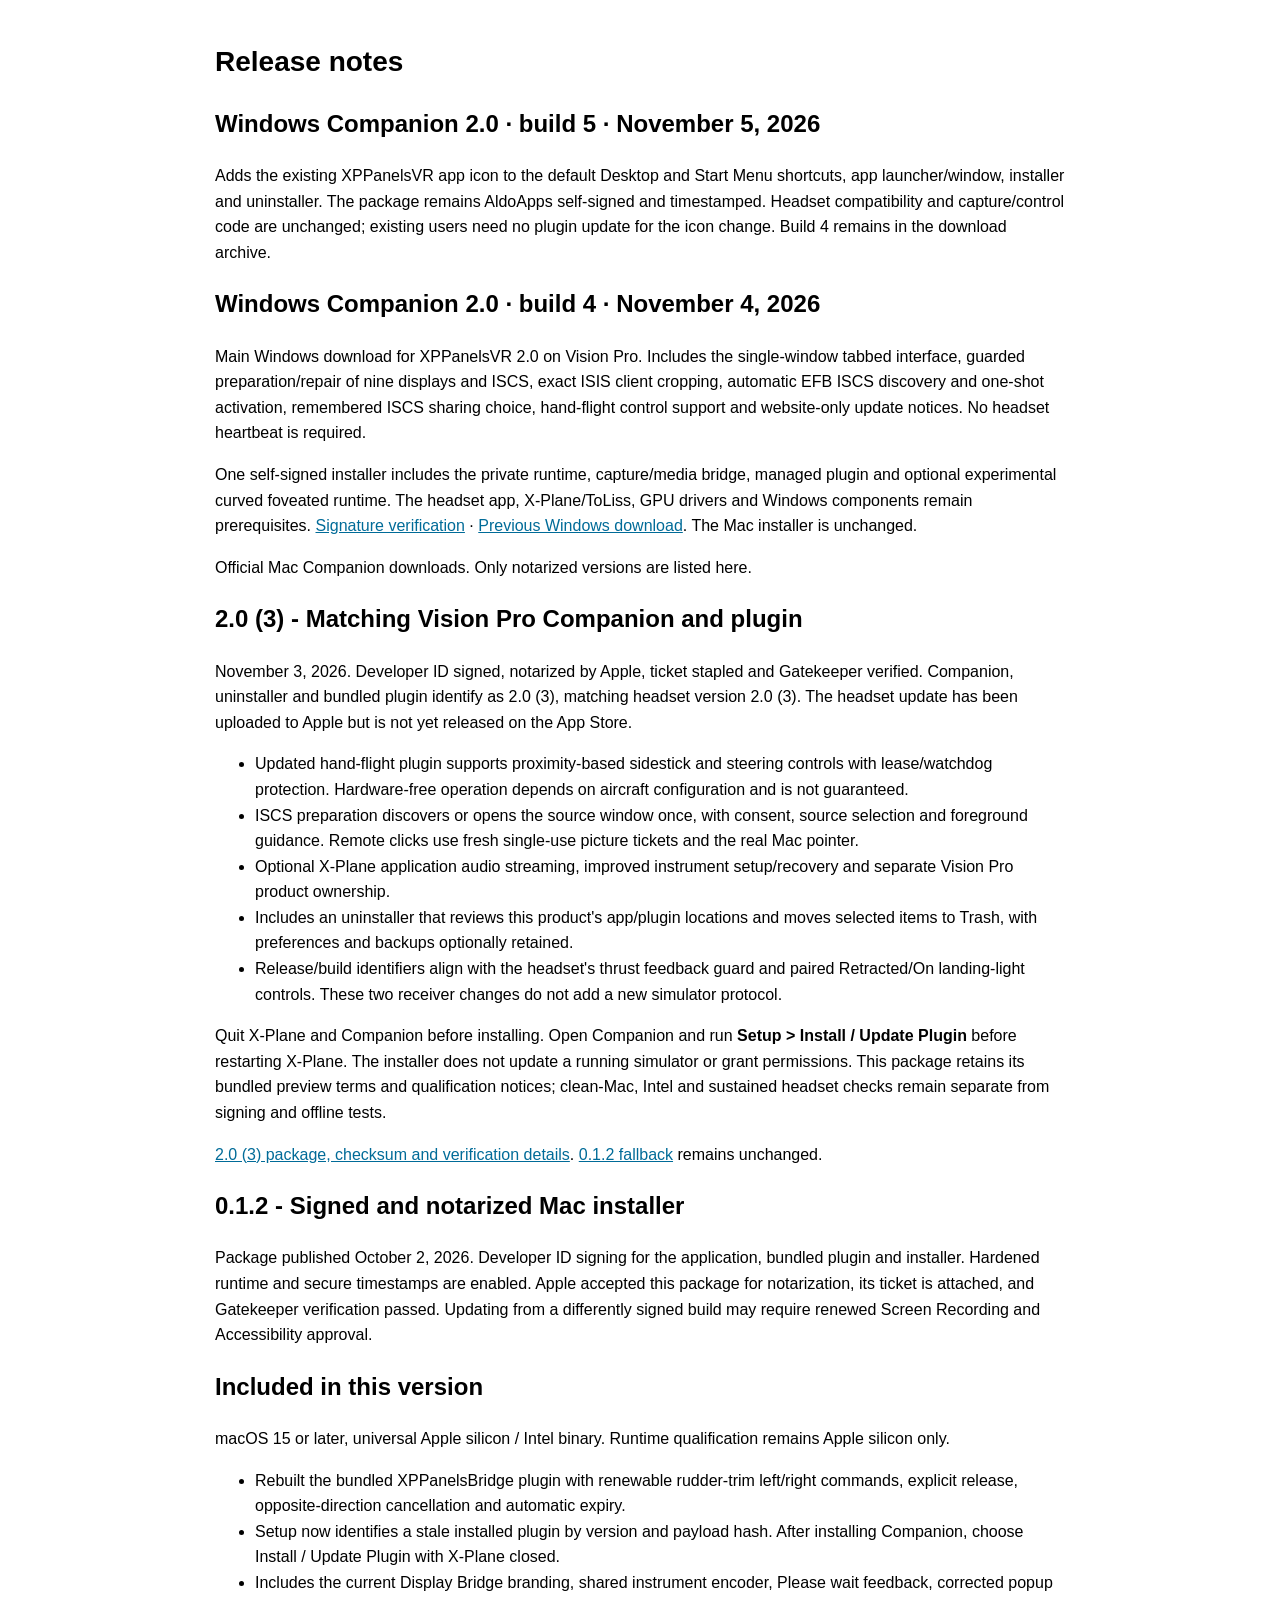
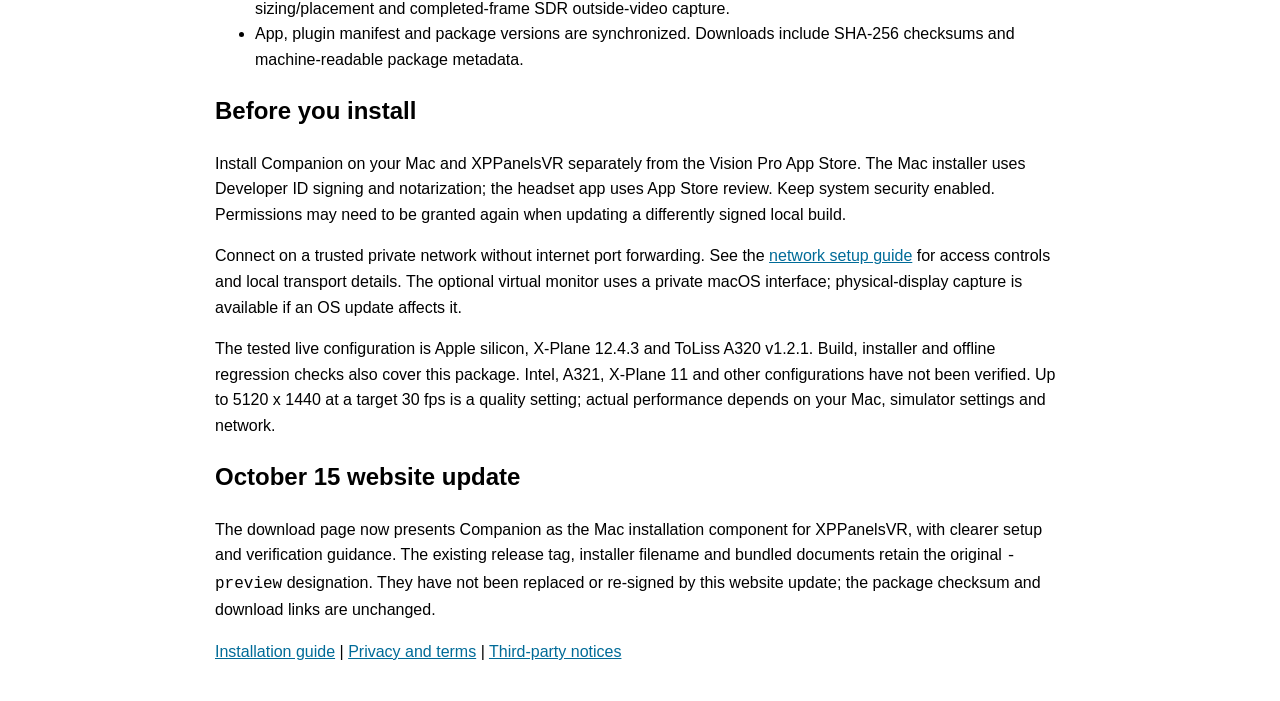
<file: Release-Notes.html>
<!doctype html><html lang="en"><meta charset="utf-8"><meta name="viewport" content="width=device-width">
<title>XPPanelsVR Companion release notes</title>
<style>body{font:16px/1.6 -apple-system,sans-serif;max-width:850px;margin:40px auto;padding:0 24px}h1{font-size:28px}a{color:#006b98}</style>
<h1>Release notes</h1><h2>Windows Companion 2.0 · build 5 · November 5, 2026</h2><p>Adds the existing XPPanelsVR app icon to the default Desktop and Start Menu shortcuts, app launcher/window, installer and uninstaller. The package remains AldoApps self-signed and timestamped. Headset compatibility and capture/control code are unchanged; existing users need no plugin update for the icon change. Build 4 remains in the download archive.</p><h2>Windows Companion 2.0 · build 4 · November 4, 2026</h2><p>Main Windows download for XPPanelsVR 2.0 on Vision Pro. Includes the single-window tabbed interface, guarded preparation/repair of nine displays and ISCS, exact ISIS client cropping, automatic EFB ISCS discovery and one-shot activation, remembered ISCS sharing choice, hand-flight control support and website-only update notices. No headset heartbeat is required.</p><p>One self-signed installer includes the private runtime, capture/media bridge, managed plugin and optional experimental curved foveated runtime. The headset app, X-Plane/ToLiss, GPU drivers and Windows components remain prerequisites. <a href="Windows-Signing.html">Signature verification</a> · <a href="Windows-Releases.html">Previous Windows download</a>. The Mac installer is unchanged.</p><p>Official Mac Companion downloads. Only notarized versions are listed here.</p>
<h2>2.0 (3) - Matching Vision Pro Companion and plugin</h2>
<p>November 3, 2026. Developer ID signed, notarized by Apple, ticket stapled and Gatekeeper verified. Companion, uninstaller and bundled plugin identify as 2.0 (3), matching headset version 2.0 (3). The headset update has been uploaded to Apple but is not yet released on the App Store.</p>
<ul><li>Updated hand-flight plugin supports proximity-based sidestick and steering controls with lease/watchdog protection. Hardware-free operation depends on aircraft configuration and is not guaranteed.</li><li>ISCS preparation discovers or opens the source window once, with consent, source selection and foreground guidance. Remote clicks use fresh single-use picture tickets and the real Mac pointer.</li><li>Optional X-Plane application audio streaming, improved instrument setup/recovery and separate Vision Pro product ownership.</li><li>Includes an uninstaller that reviews this product's app/plugin locations and moves selected items to Trash, with preferences and backups optionally retained.</li><li>Release/build identifiers align with the headset's thrust feedback guard and paired Retracted/On landing-light controls. These two receiver changes do not add a new simulator protocol.</li></ul>
<p>Quit X-Plane and Companion before installing. Open Companion and run <strong>Setup &gt; Install / Update Plugin</strong> before restarting X-Plane. The installer does not update a running simulator or grant permissions. This package retains its bundled preview terms and qualification notices; clean-Mac, Intel and sustained headset checks remain separate from signing and offline tests.</p>
<p><a href="https://github.com/aldomm/XPPanelsVR-Companion/releases/tag/mac-v2.0-build3">2.0 (3) package, checksum and verification details</a>. <a href="https://github.com/aldomm/XPPanelsVR-Companion/releases/tag/v0.1.2-preview">0.1.2 fallback</a> remains unchanged.</p>
<h2>0.1.2 - Signed and notarized Mac installer</h2><p>Package published October 2, 2026. Developer ID signing for the application, bundled plugin and installer. Hardened runtime and secure timestamps are enabled. Apple accepted this package for notarization, its ticket is attached, and Gatekeeper verification passed. Updating from a differently signed build may require renewed Screen Recording and Accessibility approval.</p>
<h2>Included in this version</h2><p>macOS 15 or later, universal Apple silicon / Intel binary. Runtime qualification remains Apple silicon only.</p>
<ul><li>Rebuilt the bundled XPPanelsBridge plugin with renewable rudder-trim left/right commands, explicit release, opposite-direction cancellation and automatic expiry.</li>
<li>Setup now identifies a stale installed plugin by version and payload hash. After installing Companion, choose Install / Update Plugin with X-Plane closed.</li>
<li>Includes the current Display Bridge branding, shared instrument encoder, Please wait feedback, corrected popup sizing/placement and completed-frame SDR outside-video capture.</li>
<li>App, plugin manifest and package versions are synchronized. Downloads include SHA-256 checksums and machine-readable package metadata.</li></ul>
<h2>Before you install</h2><p>Install Companion on your Mac and XPPanelsVR separately from the Vision Pro App Store. The Mac installer uses Developer ID signing and notarization; the headset app uses App Store review. Keep system security enabled. Permissions may need to be granted again when updating a differently signed local build.</p>
<p>Connect on a trusted private network without internet port forwarding. See the <a href="Help.html#private-network">network setup guide</a> for access controls and local transport details. The optional virtual monitor uses a private macOS interface; physical-display capture is available if an OS update affects it.</p>
<p>The tested live configuration is Apple silicon, X-Plane 12.4.3 and ToLiss A320 v1.2.1. Build, installer and offline regression checks also cover this package. Intel, A321, X-Plane 11 and other configurations have not been verified. Up to 5120 x 1440 at a target 30 fps is a quality setting; actual performance depends on your Mac, simulator settings and network.</p>
<h2>October 15 website update</h2><p>The download page now presents Companion as the Mac installation component for XPPanelsVR, with clearer setup and verification guidance. The existing release tag, installer filename and bundled documents retain the original <code>-preview</code> designation. They have not been replaced or re-signed by this website update; the package checksum and download links are unchanged.</p>
<p><a href="Help.html">Installation guide</a> | <a href="Privacy-and-Terms.html">Privacy and terms</a> | <a href="Third-Party-Notices.html">Third-party notices</a></p></html>
</file>
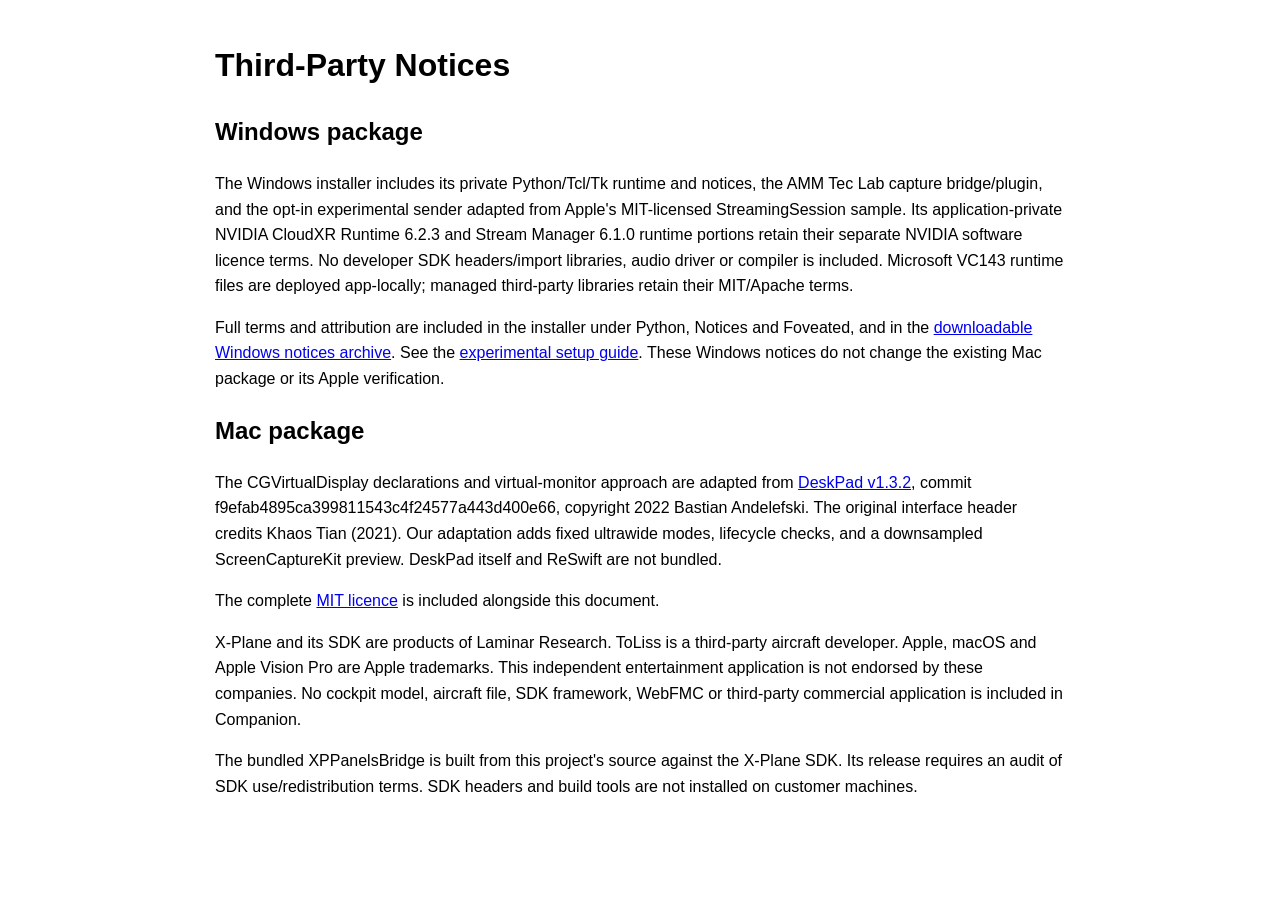
<file: Third-Party-Notices.html>
<!doctype html><html lang="en"><meta charset="utf-8"><title>Third-Party Notices</title>
<script src="analytics-config.js?v=20261106-active" defer></script><script src="download-analytics.js" defer></script>
<style>body{font:16px/1.6 -apple-system,sans-serif;max-width:850px;margin:40px auto;padding:0 24px}pre{white-space:pre-wrap}</style>
<h1>Third-Party Notices</h1>
<h2>Windows package</h2><p>The Windows installer includes its private Python/Tcl/Tk runtime and notices, the AMM Tec Lab capture bridge/plugin, and the opt-in experimental sender adapted from Apple's MIT-licensed StreamingSession sample. Its application-private NVIDIA CloudXR Runtime 6.2.3 and Stream Manager 6.1.0 runtime portions retain their separate NVIDIA software licence terms. No developer SDK headers/import libraries, audio driver or compiler is included. Microsoft VC143 runtime files are deployed app-locally; managed third-party libraries retain their MIT/Apache terms.</p><p>Full terms and attribution are included in the installer under Python, Notices and Foveated, and in the <a href="https://github.com/aldomm/XPPanelsVR-Companion/releases/download/windows-v0.3.1-preview.1/Windows-Third-Party-Notices.zip">downloadable Windows notices archive</a>. See the <a href="Windows-Help.html#foveated">experimental setup guide</a>. These Windows notices do not change the existing Mac package or its Apple verification.</p><h2>Mac package</h2>
<p>The CGVirtualDisplay declarations and virtual-monitor approach are adapted from <a href="https://github.com/Stengo/DeskPad/tree/f9efab4895ca399811543c4f24577a443d400e66">DeskPad v1.3.2</a>, commit f9efab4895ca399811543c4f24577a443d400e66, copyright 2022 Bastian Andelefski. The original interface header credits Khaos Tian (2021). Our adaptation adds fixed ultrawide modes, lifecycle checks, and a downsampled ScreenCaptureKit preview. DeskPad itself and ReSwift are not bundled.</p>
<p>The complete <a href="DeskPad-LICENSE.txt">MIT licence</a> is included alongside this document.</p>
<p>X-Plane and its SDK are products of Laminar Research. ToLiss is a third-party aircraft developer. Apple, macOS and Apple Vision Pro are Apple trademarks. This independent entertainment application is not endorsed by these companies. No cockpit model, aircraft file, SDK framework, WebFMC or third-party commercial application is included in Companion.</p>
<p>The bundled XPPanelsBridge is built from this project's source against the X-Plane SDK. Its release requires an audit of SDK use/redistribution terms. SDK headers and build tools are not installed on customer machines.</p></html>
</file>
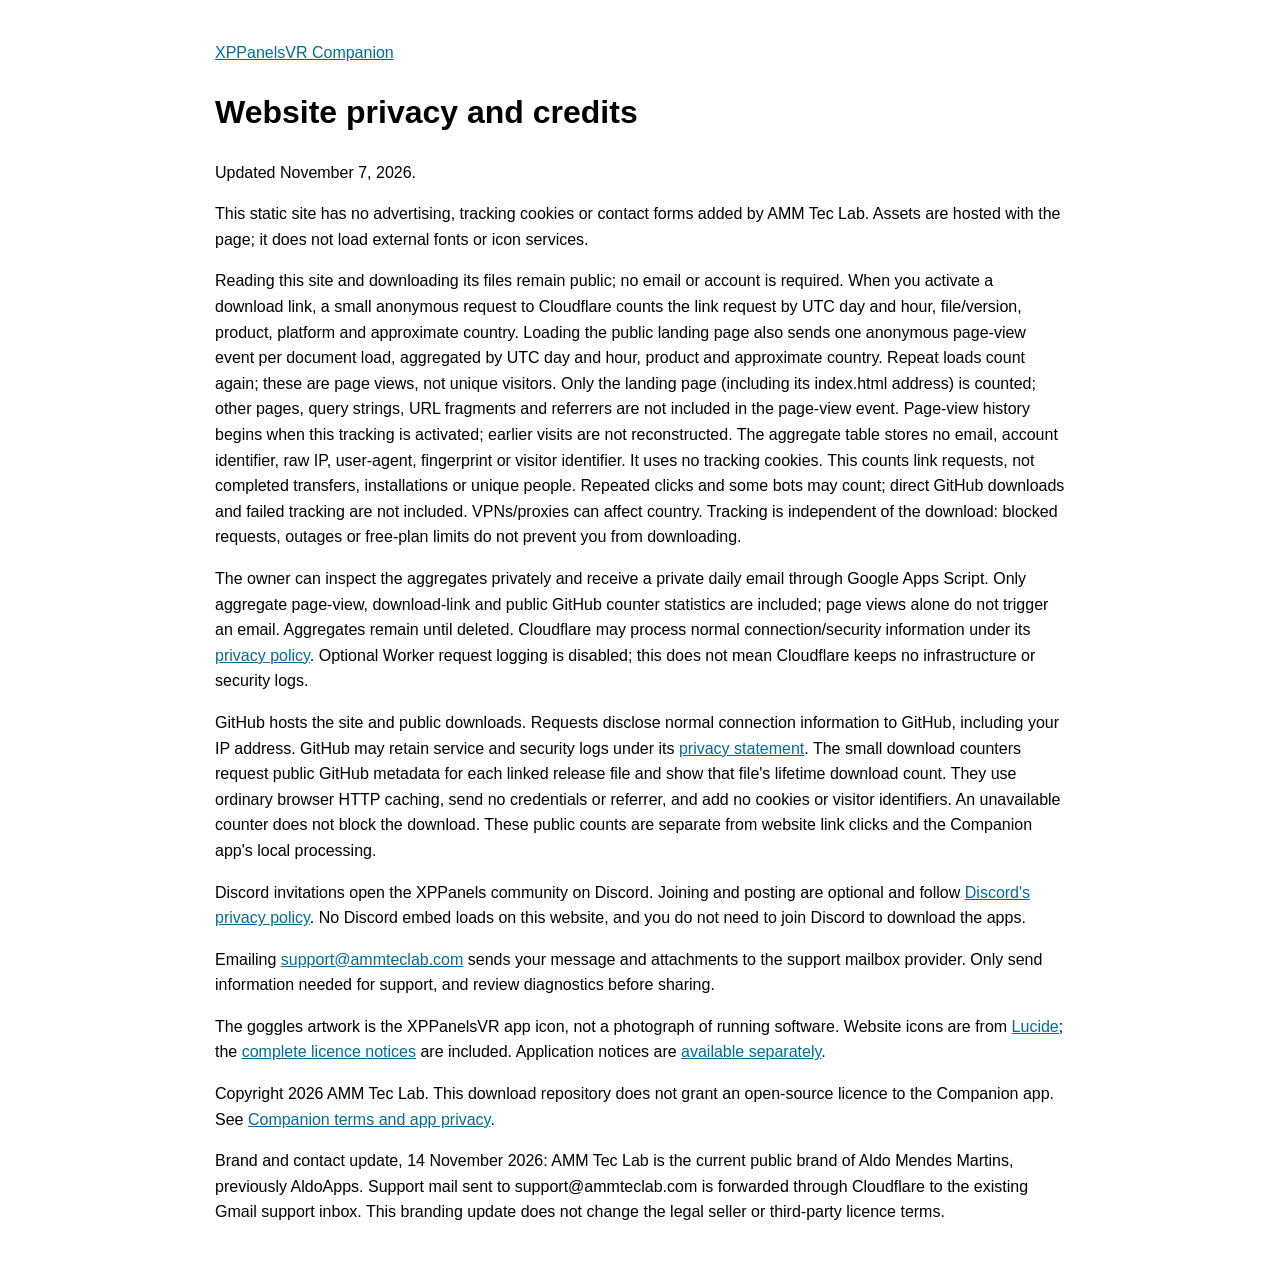
<file: Website-Privacy.html>
<!doctype html><html lang="en"><meta charset="utf-8"><meta name="viewport" content="width=device-width"><title>Website privacy | XPPanelsVR Companion</title>
<style>body{font:16px/1.6 -apple-system,sans-serif;max-width:850px;margin:40px auto;padding:0 24px}a{color:#006b98}</style>
<p><a href="./">XPPanelsVR Companion</a></p><h1>Website privacy and credits</h1><p>Updated November 7, 2026.</p>
<p>This static site has no advertising, tracking cookies or contact forms added by AMM Tec Lab. Assets are hosted with the page; it does not load external fonts or icon services.</p>
<p>Reading this site and downloading its files remain public; no email or account is required. When you activate a download link, a small anonymous request to Cloudflare counts the link request by UTC day and hour, file/version, product, platform and approximate country. Loading the public landing page also sends one anonymous page-view event per document load, aggregated by UTC day and hour, product and approximate country. Repeat loads count again; these are page views, not unique visitors. Only the landing page (including its index.html address) is counted; other pages, query strings, URL fragments and referrers are not included in the page-view event. Page-view history begins when this tracking is activated; earlier visits are not reconstructed. The aggregate table stores no email, account identifier, raw IP, user-agent, fingerprint or visitor identifier. It uses no tracking cookies. This counts link requests, not completed transfers, installations or unique people. Repeated clicks and some bots may count; direct GitHub downloads and failed tracking are not included. VPNs/proxies can affect country. Tracking is independent of the download: blocked requests, outages or free-plan limits do not prevent you from downloading.</p>
<p>The owner can inspect the aggregates privately and receive a private daily email through Google Apps Script. Only aggregate page-view, download-link and public GitHub counter statistics are included; page views alone do not trigger an email. Aggregates remain until deleted. Cloudflare may process normal connection/security information under its <a href="https://www.cloudflare.com/privacypolicy/">privacy policy</a>. Optional Worker request logging is disabled; this does not mean Cloudflare keeps no infrastructure or security logs.</p>
<p>GitHub hosts the site and public downloads. Requests disclose normal connection information to GitHub, including your IP address. GitHub may retain service and security logs under its <a href="https://docs.github.com/en/site-policy/privacy-policies/github-general-privacy-statement">privacy statement</a>. The small download counters request public GitHub metadata for each linked release file and show that file's lifetime download count. They use ordinary browser HTTP caching, send no credentials or referrer, and add no cookies or visitor identifiers. An unavailable counter does not block the download. These public counts are separate from website link clicks and the Companion app's local processing.</p>
<p>Discord invitations open the XPPanels community on Discord. Joining and posting are optional and follow <a href="https://discord.com/privacy">Discord's privacy policy</a>. No Discord embed loads on this website, and you do not need to join Discord to download the apps.</p>
<p>Emailing <a href="mailto:support@ammteclab.com">support@ammteclab.com</a> sends your message and attachments to the support mailbox provider. Only send information needed for support, and review diagnostics before sharing.</p>
<p>The goggles artwork is the XPPanelsVR app icon, not a photograph of running software. Website icons are from <a href="https://lucide.dev/">Lucide</a>; the <a href="assets/Lucide-LICENSE.txt">complete licence notices</a> are included. Application notices are <a href="Third-Party-Notices.html">available separately</a>.</p>
<p>Copyright 2026 AMM Tec Lab. This download repository does not grant an open-source licence to the Companion app. See <a href="Privacy-and-Terms.html">Companion terms and app privacy</a>.</p><p>Brand and contact update, 14 November 2026: AMM Tec Lab is the current public brand of Aldo Mendes Martins, previously AldoApps. Support mail sent to support@ammteclab.com is forwarded through Cloudflare to the existing Gmail support inbox. This branding update does not change the legal seller or third-party licence terms.</p></html>
</file>
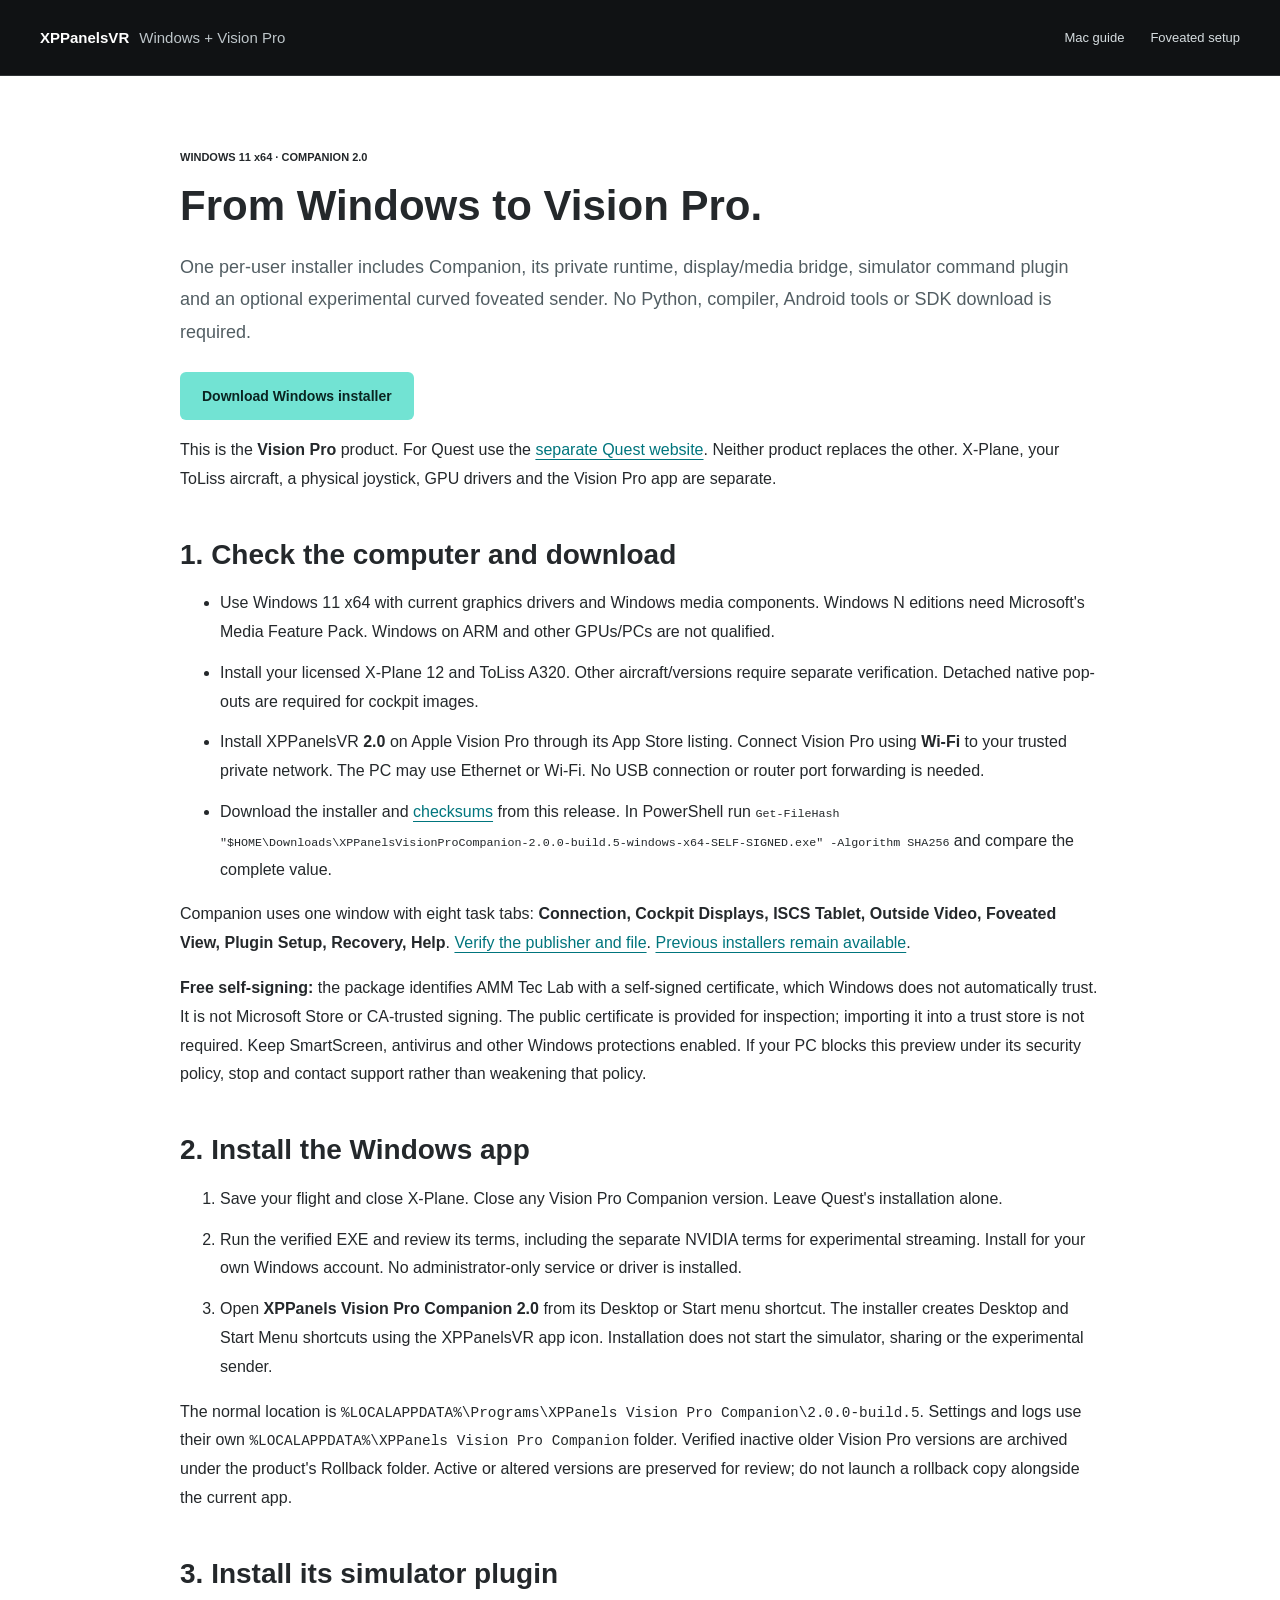
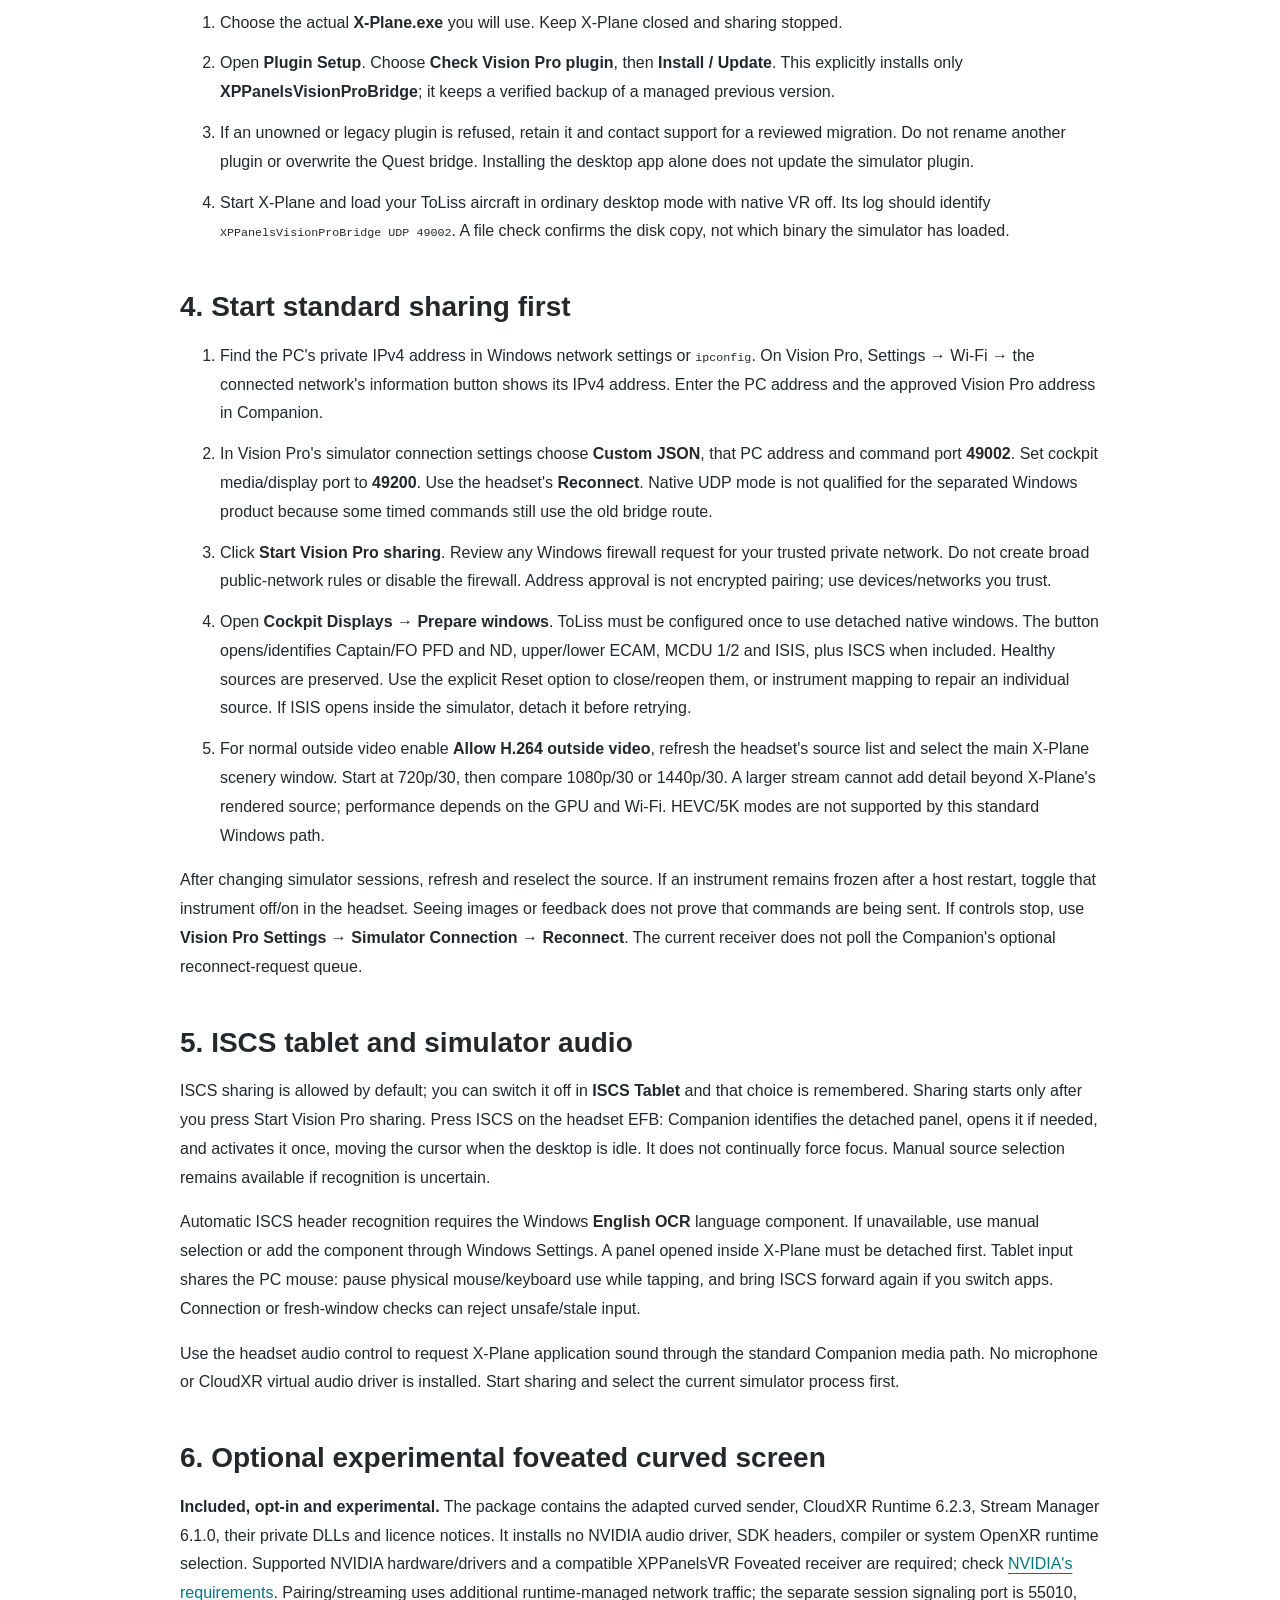
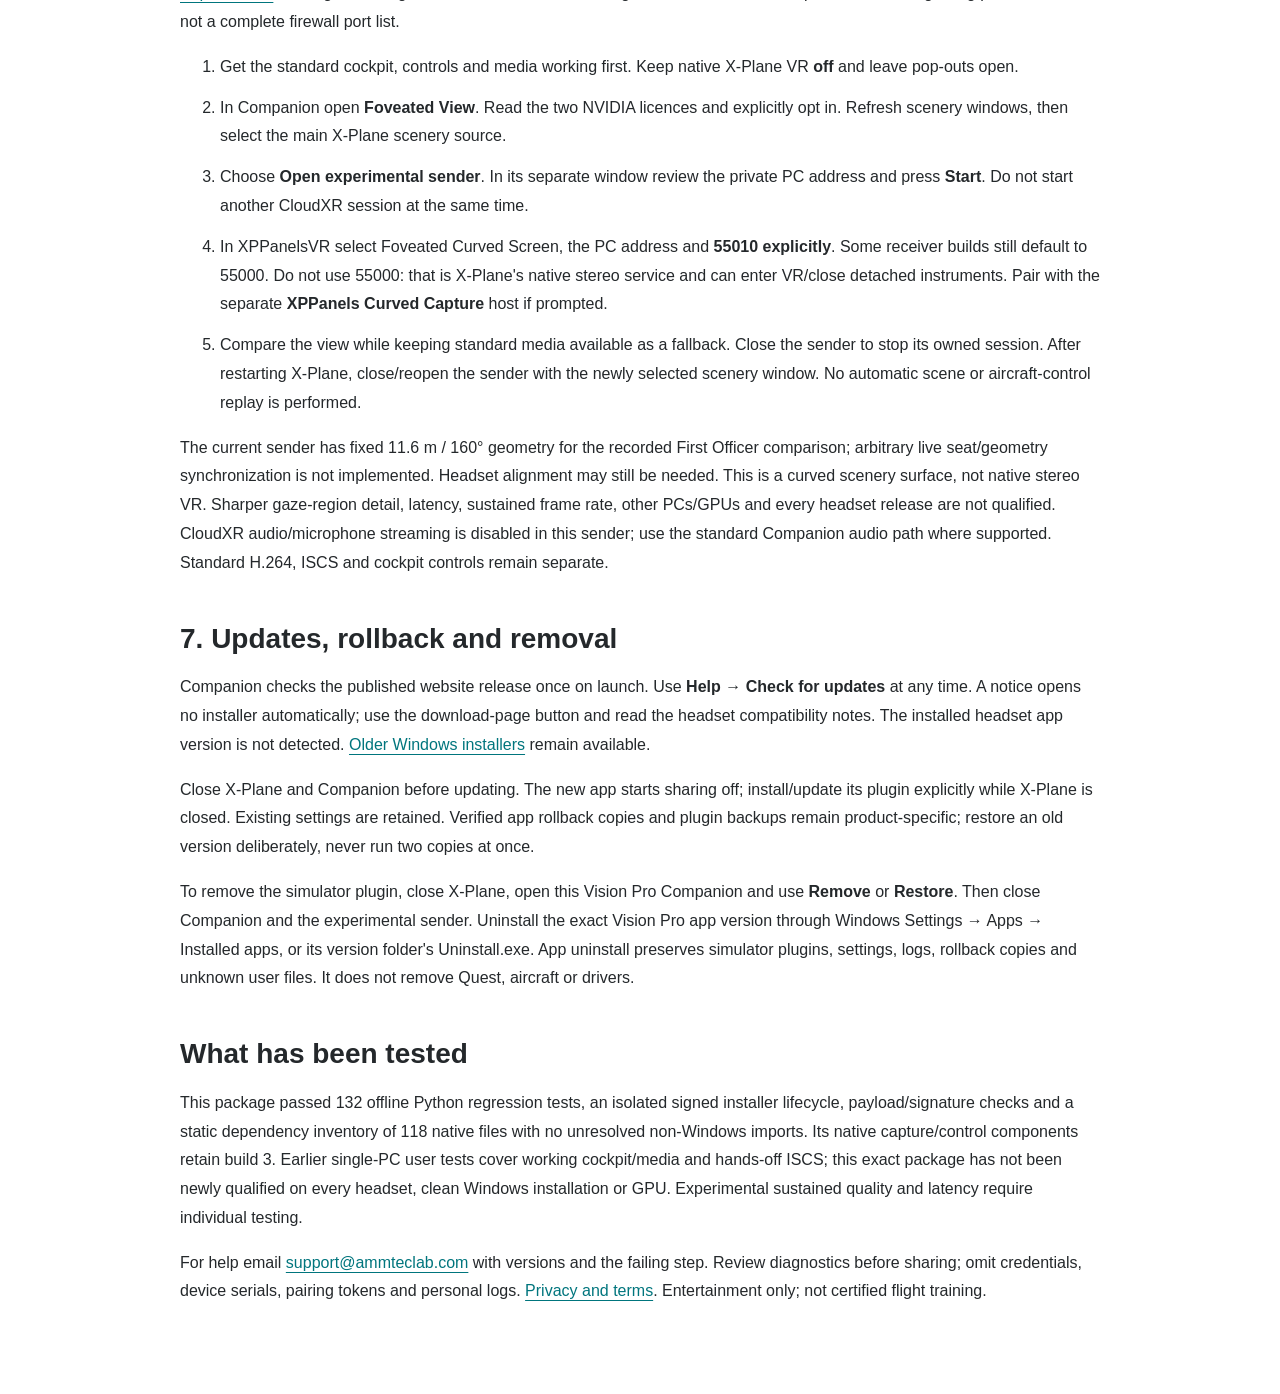
<file: Windows-Help.html>
<!doctype html>
<html lang="en"><head><meta charset="utf-8"><meta name="viewport" content="width=device-width, initial-scale=1"><title>Windows Companion setup · XPPanelsVR for Vision Pro</title><meta name="description" content="Install the complete Windows Vision Pro Companion, plugin and optional experimental foveated sender."><link rel="stylesheet" href="site.css"><script src="analytics-config.js?v=20261106-active" defer></script><script src="download-analytics.js" defer></script></head>
<body><a class="skip" href="#main">Skip to content</a><header><a class="brand" href="https://xppvision.ammteclab.com/">XPPanelsVR <span>Windows + Vision Pro</span></a><nav aria-label="Guides"><a href="Help.html">Mac guide</a><a href="#foveated">Foveated setup</a></nav></header>
<main id="main" class="section windows-guide"><p class="eyebrow">WINDOWS 11 x64 · COMPANION 2.0</p><h1>From Windows to Vision Pro.</h1><p class="intro">One per-user installer includes Companion, its private runtime, display/media bridge, simulator command plugin and an optional experimental curved foveated sender. No Python, compiler, Android tools or SDK download is required.</p>
<p><a class="button primary" href="https://github.com/aldomm/XPPanelsVR-Companion/releases/download/windows-v2.0-build5/XPPanelsVisionProCompanion-2.0.0-build.5-windows-x64-SELF-SIGNED.exe">Download Windows installer</a></p>
<p>This is the <strong>Vision Pro</strong> product. For Quest use the <a href="https://xppquest.ammteclab.com/">separate Quest website</a>. Neither product replaces the other. X-Plane, your ToLiss aircraft, a physical joystick, GPU drivers and the Vision Pro app are separate.</p>
<h2>1. Check the computer and download</h2><ul><li>Use Windows 11 x64 with current graphics drivers and Windows media components. Windows N editions need Microsoft's Media Feature Pack. Windows on ARM and other GPUs/PCs are not qualified.</li><li>Install your licensed X-Plane 12 and ToLiss A320. Other aircraft/versions require separate verification. Detached native pop-outs are required for cockpit images.</li><li>Install XPPanelsVR <strong>2.0</strong> on Apple Vision Pro through its App Store listing. Connect Vision Pro using <strong>Wi-Fi</strong> to your trusted private network. The PC may use Ethernet or Wi-Fi. No USB connection or router port forwarding is needed.</li><li>Download the installer and <a href="https://github.com/aldomm/XPPanelsVR-Companion/releases/download/windows-v2.0-build5/SHA256SUMS.txt">checksums</a> from this release. In PowerShell run <code>Get-FileHash "$HOME\Downloads\XPPanelsVisionProCompanion-2.0.0-build.5-windows-x64-SELF-SIGNED.exe" -Algorithm SHA256</code> and compare the complete value.</li></ul>
<p>Companion uses one window with eight task tabs: <strong>Connection, Cockpit Displays, ISCS Tablet, Outside Video, Foveated View, Plugin Setup, Recovery, Help</strong>. <a href="Windows-Signing.html">Verify the publisher and file</a>. <a href="Windows-Releases.html">Previous installers remain available</a>.</p><p><strong>Free self-signing:</strong> the package identifies AMM Tec Lab with a self-signed certificate, which Windows does not automatically trust. It is not Microsoft Store or CA-trusted signing. The public certificate is provided for inspection; importing it into a trust store is not required. Keep SmartScreen, antivirus and other Windows protections enabled. If your PC blocks this preview under its security policy, stop and contact support rather than weakening that policy.</p>
<h2>2. Install the Windows app</h2><ol><li>Save your flight and close X-Plane. Close any Vision Pro Companion version. Leave Quest's installation alone.</li><li>Run the verified EXE and review its terms, including the separate NVIDIA terms for experimental streaming. Install for your own Windows account. No administrator-only service or driver is installed.</li><li>Open <strong>XPPanels Vision Pro Companion 2.0</strong> from its Desktop or Start menu shortcut. The installer creates Desktop and Start Menu shortcuts using the XPPanelsVR app icon. Installation does not start the simulator, sharing or the experimental sender.</li></ol>
<p>The normal location is <code>%LOCALAPPDATA%\Programs\XPPanels Vision Pro Companion\2.0.0-build.5</code>. Settings and logs use their own <code>%LOCALAPPDATA%\XPPanels Vision Pro Companion</code> folder. Verified inactive older Vision Pro versions are archived under the product's Rollback folder. Active or altered versions are preserved for review; do not launch a rollback copy alongside the current app.</p>
<h2>3. Install its simulator plugin</h2><ol><li>Choose the actual <strong>X-Plane.exe</strong> you will use. Keep X-Plane closed and sharing stopped.</li><li>Open <strong>Plugin Setup</strong>. Choose <strong>Check Vision Pro plugin</strong>, then <strong>Install / Update</strong>. This explicitly installs only <strong>XPPanelsVisionProBridge</strong>; it keeps a verified backup of a managed previous version.</li><li>If an unowned or legacy plugin is refused, retain it and contact support for a reviewed migration. Do not rename another plugin or overwrite the Quest bridge. Installing the desktop app alone does not update the simulator plugin.</li><li>Start X-Plane and load your ToLiss aircraft in ordinary desktop mode with native VR off. Its log should identify <code>XPPanelsVisionProBridge UDP 49002</code>. A file check confirms the disk copy, not which binary the simulator has loaded.</li></ol>
<h2>4. Start standard sharing first</h2><ol><li>Find the PC's private IPv4 address in Windows network settings or <code>ipconfig</code>. On Vision Pro, Settings → Wi-Fi → the connected network's information button shows its IPv4 address. Enter the PC address and the approved Vision Pro address in Companion.</li><li>In Vision Pro's simulator connection settings choose <strong>Custom JSON</strong>, that PC address and command port <strong>49002</strong>. Set cockpit media/display port to <strong>49200</strong>. Use the headset's <strong>Reconnect</strong>. Native UDP mode is not qualified for the separated Windows product because some timed commands still use the old bridge route.</li><li>Click <strong>Start Vision Pro sharing</strong>. Review any Windows firewall request for your trusted private network. Do not create broad public-network rules or disable the firewall. Address approval is not encrypted pairing; use devices/networks you trust.</li><li>Open <strong>Cockpit Displays → Prepare windows</strong>. ToLiss must be configured once to use detached native windows. The button opens/identifies Captain/FO PFD and ND, upper/lower ECAM, MCDU 1/2 and ISIS, plus ISCS when included. Healthy sources are preserved. Use the explicit Reset option to close/reopen them, or instrument mapping to repair an individual source. If ISIS opens inside the simulator, detach it before retrying.</li><li>For normal outside video enable <strong>Allow H.264 outside video</strong>, refresh the headset's source list and select the main X-Plane scenery window. Start at 720p/30, then compare 1080p/30 or 1440p/30. A larger stream cannot add detail beyond X-Plane's rendered source; performance depends on the GPU and Wi-Fi. HEVC/5K modes are not supported by this standard Windows path.</li></ol>
<p>After changing simulator sessions, refresh and reselect the source. If an instrument remains frozen after a host restart, toggle that instrument off/on in the headset. Seeing images or feedback does not prove that commands are being sent. If controls stop, use <strong>Vision Pro Settings → Simulator Connection → Reconnect</strong>. The current receiver does not poll the Companion's optional reconnect-request queue.</p>
<h2>5. ISCS tablet and simulator audio</h2><p>ISCS sharing is allowed by default; you can switch it off in <strong>ISCS Tablet</strong> and that choice is remembered. Sharing starts only after you press Start Vision Pro sharing. Press ISCS on the headset EFB: Companion identifies the detached panel, opens it if needed, and activates it once, moving the cursor when the desktop is idle. It does not continually force focus. Manual source selection remains available if recognition is uncertain.</p><p>Automatic ISCS header recognition requires the Windows <strong>English OCR</strong> language component. If unavailable, use manual selection or add the component through Windows Settings. A panel opened inside X-Plane must be detached first. Tablet input shares the PC mouse: pause physical mouse/keyboard use while tapping, and bring ISCS forward again if you switch apps. Connection or fresh-window checks can reject unsafe/stale input.</p><p>Use the headset audio control to request X-Plane application sound through the standard Companion media path. No microphone or CloudXR virtual audio driver is installed. Start sharing and select the current simulator process first.</p>
<h2 id="foveated">6. Optional experimental foveated curved screen</h2><p><strong>Included, opt-in and experimental.</strong> The package contains the adapted curved sender, CloudXR Runtime 6.2.3, Stream Manager 6.1.0, their private DLLs and licence notices. It installs no NVIDIA audio driver, SDK headers, compiler or system OpenXR runtime selection. Supported NVIDIA hardware/drivers and a compatible XPPanelsVR Foveated receiver are required; check <a href="https://docs.nvidia.com/cloudxr-sdk/latest/requirement/runtime_req.html">NVIDIA's requirements</a>. Pairing/streaming uses additional runtime-managed network traffic; the separate session signaling port is 55010, not a complete firewall port list.</p>
<ol><li>Get the standard cockpit, controls and media working first. Keep native X-Plane VR <strong>off</strong> and leave pop-outs open.</li><li>In Companion open <strong>Foveated View</strong>. Read the two NVIDIA licences and explicitly opt in. Refresh scenery windows, then select the main X-Plane scenery source.</li><li>Choose <strong>Open experimental sender</strong>. In its separate window review the private PC address and press <strong>Start</strong>. Do not start another CloudXR session at the same time.</li><li>In XPPanelsVR select Foveated Curved Screen, the PC address and <strong>55010 explicitly</strong>. Some receiver builds still default to 55000. Do not use 55000: that is X-Plane's native stereo service and can enter VR/close detached instruments. Pair with the separate <strong>XPPanels Curved Capture</strong> host if prompted.</li><li>Compare the view while keeping standard media available as a fallback. Close the sender to stop its owned session. After restarting X-Plane, close/reopen the sender with the newly selected scenery window. No automatic scene or aircraft-control replay is performed.</li></ol>
<p>The current sender has fixed 11.6 m / 160° geometry for the recorded First Officer comparison; arbitrary live seat/geometry synchronization is not implemented. Headset alignment may still be needed. This is a curved scenery surface, not native stereo VR. Sharper gaze-region detail, latency, sustained frame rate, other PCs/GPUs and every headset release are not qualified. CloudXR audio/microphone streaming is disabled in this sender; use the standard Companion audio path where supported. Standard H.264, ISCS and cockpit controls remain separate.</p>
<h2>7. Updates, rollback and removal</h2><p>Companion checks the published website release once on launch. Use <strong>Help → Check for updates</strong> at any time. A notice opens no installer automatically; use the download-page button and read the headset compatibility notes. The installed headset app version is not detected. <a href="Windows-Releases.html">Older Windows installers</a> remain available.</p><p>Close X-Plane and Companion before updating. The new app starts sharing off; install/update its plugin explicitly while X-Plane is closed. Existing settings are retained. Verified app rollback copies and plugin backups remain product-specific; restore an old version deliberately, never run two copies at once.</p><p>To remove the simulator plugin, close X-Plane, open this Vision Pro Companion and use <strong>Remove</strong> or <strong>Restore</strong>. Then close Companion and the experimental sender. Uninstall the exact Vision Pro app version through Windows Settings → Apps → Installed apps, or its version folder's Uninstall.exe. App uninstall preserves simulator plugins, settings, logs, rollback copies and unknown user files. It does not remove Quest, aircraft or drivers.</p>
<h2>What has been tested</h2><p>This package passed 132 offline Python regression tests, an isolated signed installer lifecycle, payload/signature checks and a static dependency inventory of 118 native files with no unresolved non-Windows imports. Its native capture/control components retain build 3. Earlier single-PC user tests cover working cockpit/media and hands-off ISCS; this exact package has not been newly qualified on every headset, clean Windows installation or GPU. Experimental sustained quality and latency require individual testing.</p>
<p>For help email <a href="mailto:support@ammteclab.com">support@ammteclab.com</a> with versions and the failing step. Review diagnostics before sharing; omit credentials, device serials, pairing tokens and personal logs. <a href="https://xppvision.ammteclab.com/Privacy-and-Terms.html">Privacy and terms</a>. Entertainment only; not certified flight training.</p></main></body></html>
</file>
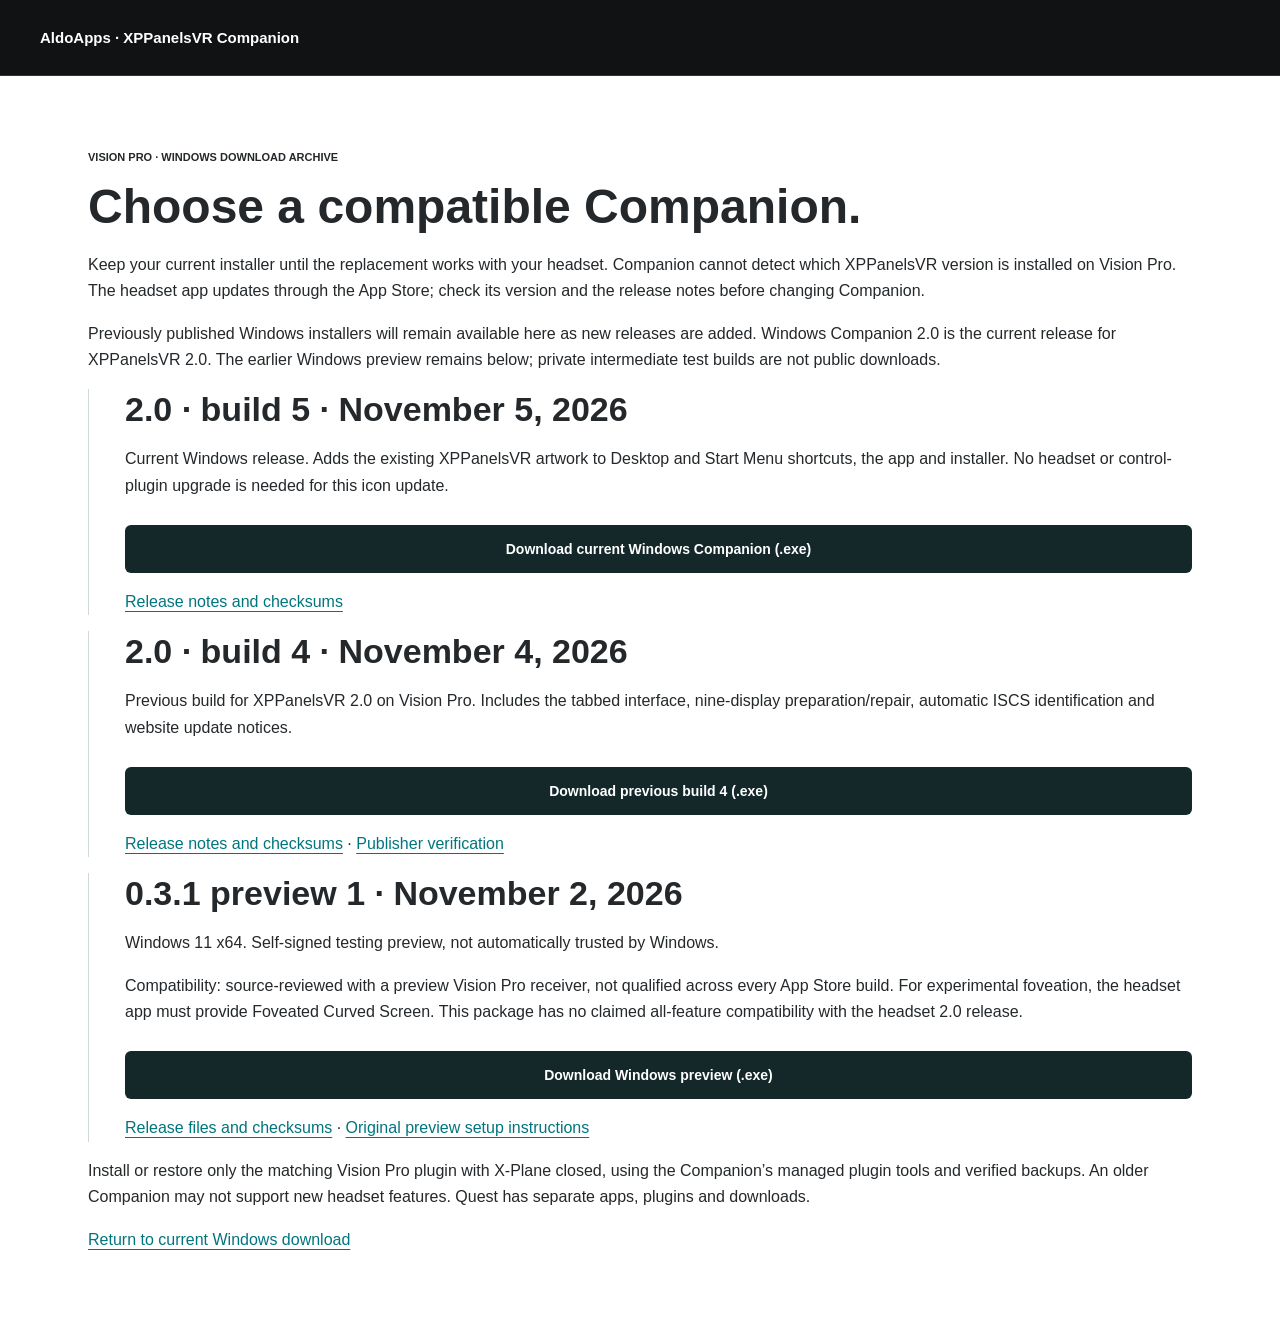
<file: Windows-Releases.html>
<!doctype html>
<html lang="en"><head><meta charset="utf-8"><meta name="viewport" content="width=device-width,initial-scale=1"><title>Windows Companion releases · AldoApps</title><link rel="stylesheet" href="site.css"><script src="analytics-config.js?v=20261106-active" defer></script><script src="download-analytics.js" defer></script></head>
<body><header><a class="brand" href="index.html">AldoApps · XPPanelsVR Companion</a></header>
<main class="section"><p class="eyebrow">VISION PRO · WINDOWS DOWNLOAD ARCHIVE</p><h1>Choose a compatible Companion.</h1>
<p>Keep your current installer until the replacement works with your headset. Companion cannot detect which XPPanelsVR version is installed on Vision Pro. The headset app updates through the App Store; check its version and the release notes before changing Companion.</p>
<p>Previously published Windows installers will remain available here as new releases are added. Windows Companion 2.0 is the current release for XPPanelsVR 2.0. The earlier Windows preview remains below; private intermediate test builds are not public downloads.</p>
<article class="requirements"><h2>2.0 · build 5 · November 5, 2026</h2><p>Current Windows release. Adds the existing XPPanelsVR artwork to Desktop and Start Menu shortcuts, the app and installer. No headset or control-plugin upgrade is needed for this icon update.</p><p><a class="button download" href="https://github.com/aldomm/XPPanelsVR-Companion/releases/download/windows-v2.0-build5/XPPanelsVisionProCompanion-2.0.0-build.5-windows-x64-SELF-SIGNED.exe">Download current Windows Companion (.exe)</a></p><p><a href="https://github.com/aldomm/XPPanelsVR-Companion/releases/tag/windows-v2.0-build5">Release notes and checksums</a></p></article>
<article class="requirements"><h2>2.0 · build 4 · November 4, 2026</h2><p>Previous build for XPPanelsVR 2.0 on Vision Pro. Includes the tabbed interface, nine-display preparation/repair, automatic ISCS identification and website update notices.</p><p><a class="button download" href="https://github.com/aldomm/XPPanelsVR-Companion/releases/download/windows-v2.0-build4/XPPanelsVisionProCompanion-2.0.0-build.4-windows-x64-SELF-SIGNED.exe">Download previous build 4 (.exe)</a></p><p><a href="https://github.com/aldomm/XPPanelsVR-Companion/releases/tag/windows-v2.0-build4">Release notes and checksums</a> · <a href="Windows-Signing.html">Publisher verification</a></p></article>
<article class="requirements"><h2>0.3.1 preview 1 · November 2, 2026</h2><p>Windows 11 x64. Self-signed testing preview, not automatically trusted by Windows.</p>
<p>Compatibility: source-reviewed with a preview Vision Pro receiver, not qualified across every App Store build. For experimental foveation, the headset app must provide Foveated Curved Screen. This package has no claimed all-feature compatibility with the headset 2.0 release.</p>
<p><a class="button download" href="https://github.com/aldomm/XPPanelsVR-Companion/releases/download/windows-v0.3.1-preview.1/XPPanelsVisionProCompanion-0.3.1-preview.1-windows-x64-SELF-SIGNED.exe">Download Windows preview (.exe)</a></p>
<p><a href="https://github.com/aldomm/XPPanelsVR-Companion/releases/tag/windows-v0.3.1-preview.1">Release files and checksums</a> · <a href="https://github.com/aldomm/XPPanelsVR-Companion/releases/download/windows-v0.3.1-preview.1/Windows-Setup.html">Original preview setup instructions</a></p></article>
<p>Install or restore only the matching Vision Pro plugin with X-Plane closed, using the Companion’s managed plugin tools and verified backups. An older Companion may not support new headset features. Quest has separate apps, plugins and downloads.</p>
<p><a href="index.html#windows-download">Return to current Windows download</a></p></main></body></html>
</file>
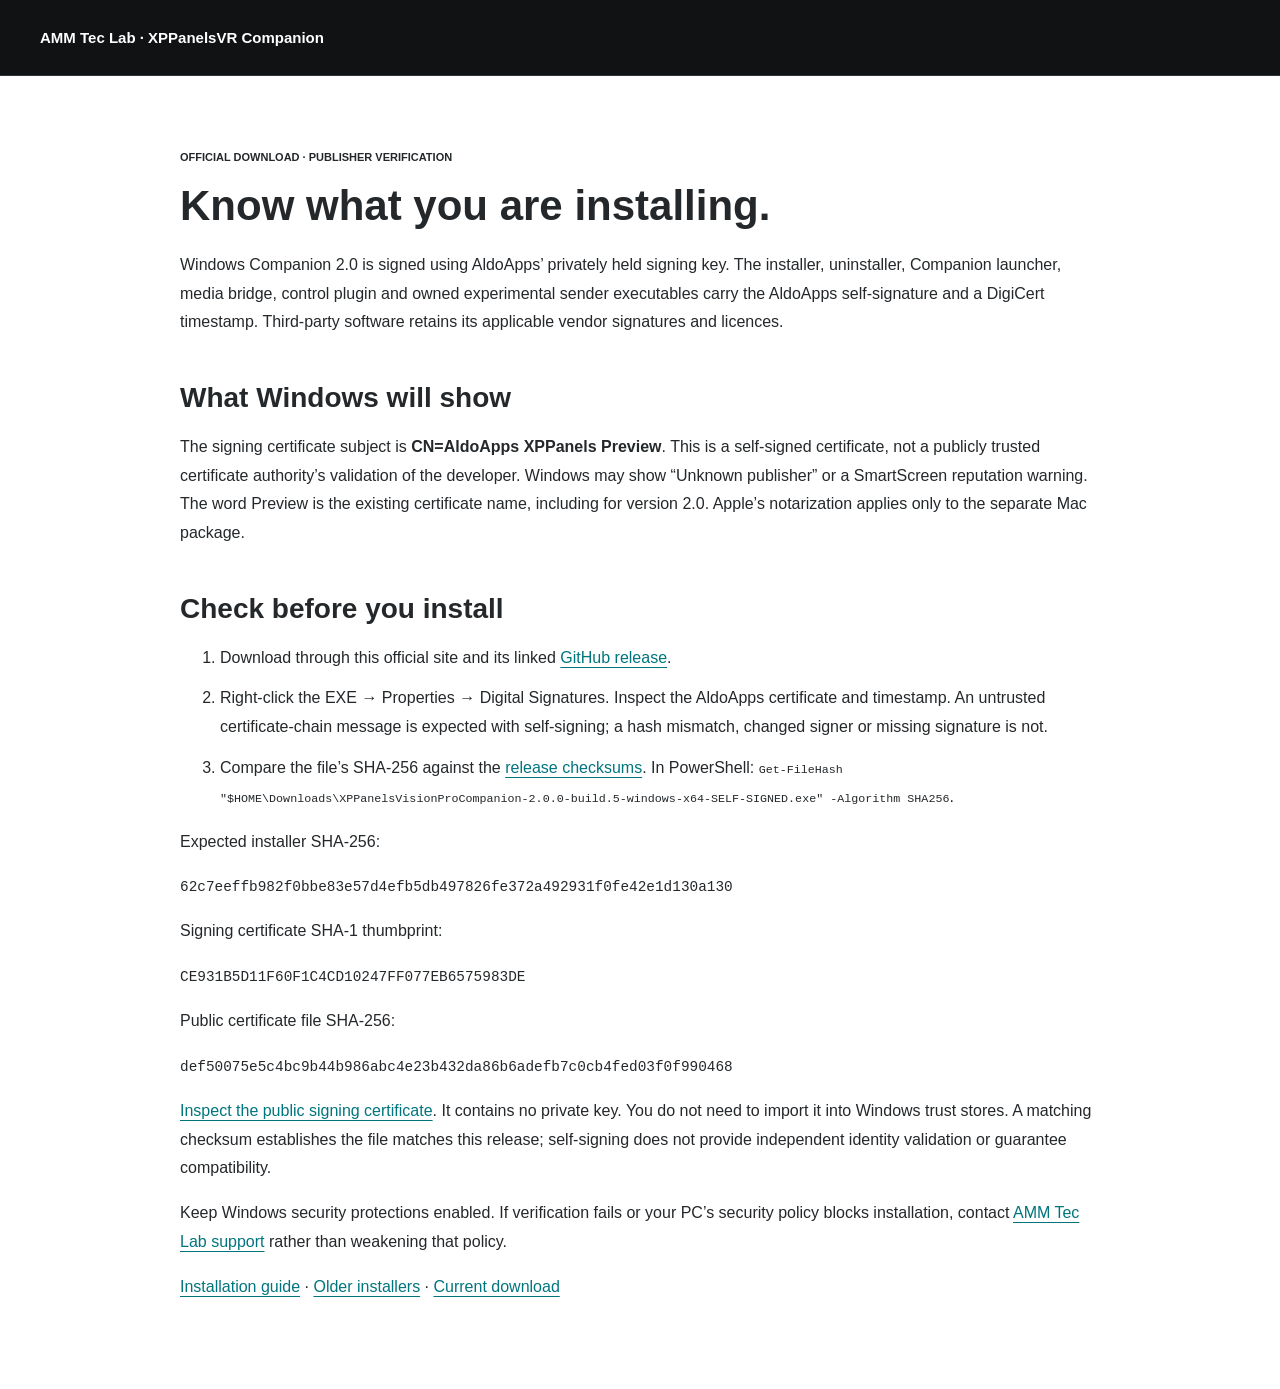
<file: Windows-Signing.html>
<!doctype html><html lang="en"><head><meta charset="utf-8"><meta name="viewport" content="width=device-width,initial-scale=1"><title>Verify your Windows Companion download · AMM Tec Lab</title><link rel="stylesheet" href="site.css"><script src="analytics-config.js?v=20261106-active" defer></script><script src="download-analytics.js" defer></script></head><body><header><a class="brand" href="index.html">AMM Tec Lab · XPPanelsVR Companion</a></header><main class="section windows-guide"><p class="eyebrow">OFFICIAL DOWNLOAD · PUBLISHER VERIFICATION</p><h1>Know what you are installing.</h1><p>Windows Companion 2.0 is signed using AldoApps’ privately held signing key. The installer, uninstaller, Companion launcher, media bridge, control plugin and owned experimental sender executables carry the AldoApps self-signature and a DigiCert timestamp. Third-party software retains its applicable vendor signatures and licences.</p><h2>What Windows will show</h2><p>The signing certificate subject is <strong>CN=AldoApps XPPanels Preview</strong>. This is a self-signed certificate, not a publicly trusted certificate authority’s validation of the developer. Windows may show “Unknown publisher” or a SmartScreen reputation warning. The word Preview is the existing certificate name, including for version 2.0. Apple’s notarization applies only to the separate Mac package.</p><h2>Check before you install</h2><ol><li>Download through this official site and its linked <a href="https://github.com/aldomm/XPPanelsVR-Companion/releases/tag/windows-v2.0-build5">GitHub release</a>.</li><li>Right-click the EXE → Properties → Digital Signatures. Inspect the AldoApps certificate and timestamp. An untrusted certificate-chain message is expected with self-signing; a hash mismatch, changed signer or missing signature is not.</li><li>Compare the file’s SHA-256 against the <a href="https://github.com/aldomm/XPPanelsVR-Companion/releases/download/windows-v2.0-build5/SHA256SUMS.txt">release checksums</a>. In PowerShell: <code>Get-FileHash "$HOME\Downloads\XPPanelsVisionProCompanion-2.0.0-build.5-windows-x64-SELF-SIGNED.exe" -Algorithm SHA256</code>.</li></ol><p>Expected installer SHA-256:</p><p><code>62c7eeffb982f0bbe83e57d4efb5db497826fe372a492931f0fe42e1d130a130</code></p><p>Signing certificate SHA-1 thumbprint:</p><p><code>CE931B5D11F60F1C4CD10247FF077EB6575983DE</code></p><p>Public certificate file SHA-256:</p><p><code>def50075e5c4bc9b44b986abc4e23b432da86b6adefb7c0cb4fed03f0f990468</code></p><p><a href="https://github.com/aldomm/XPPanelsVR-Companion/releases/download/windows-v2.0-build5/AldoApps-Preview-Signing.cer">Inspect the public signing certificate</a>. It contains no private key. You do not need to import it into Windows trust stores. A matching checksum establishes the file matches this release; self-signing does not provide independent identity validation or guarantee compatibility.</p><p>Keep Windows security protections enabled. If verification fails or your PC’s security policy blocks installation, contact <a href="mailto:support@ammteclab.com">AMM Tec Lab support</a> rather than weakening that policy.</p><p><a href="Windows-Help.html">Installation guide</a> · <a href="Windows-Releases.html">Older installers</a> · <a href="index.html#windows-download">Current download</a></p></main></body></html>
</file>
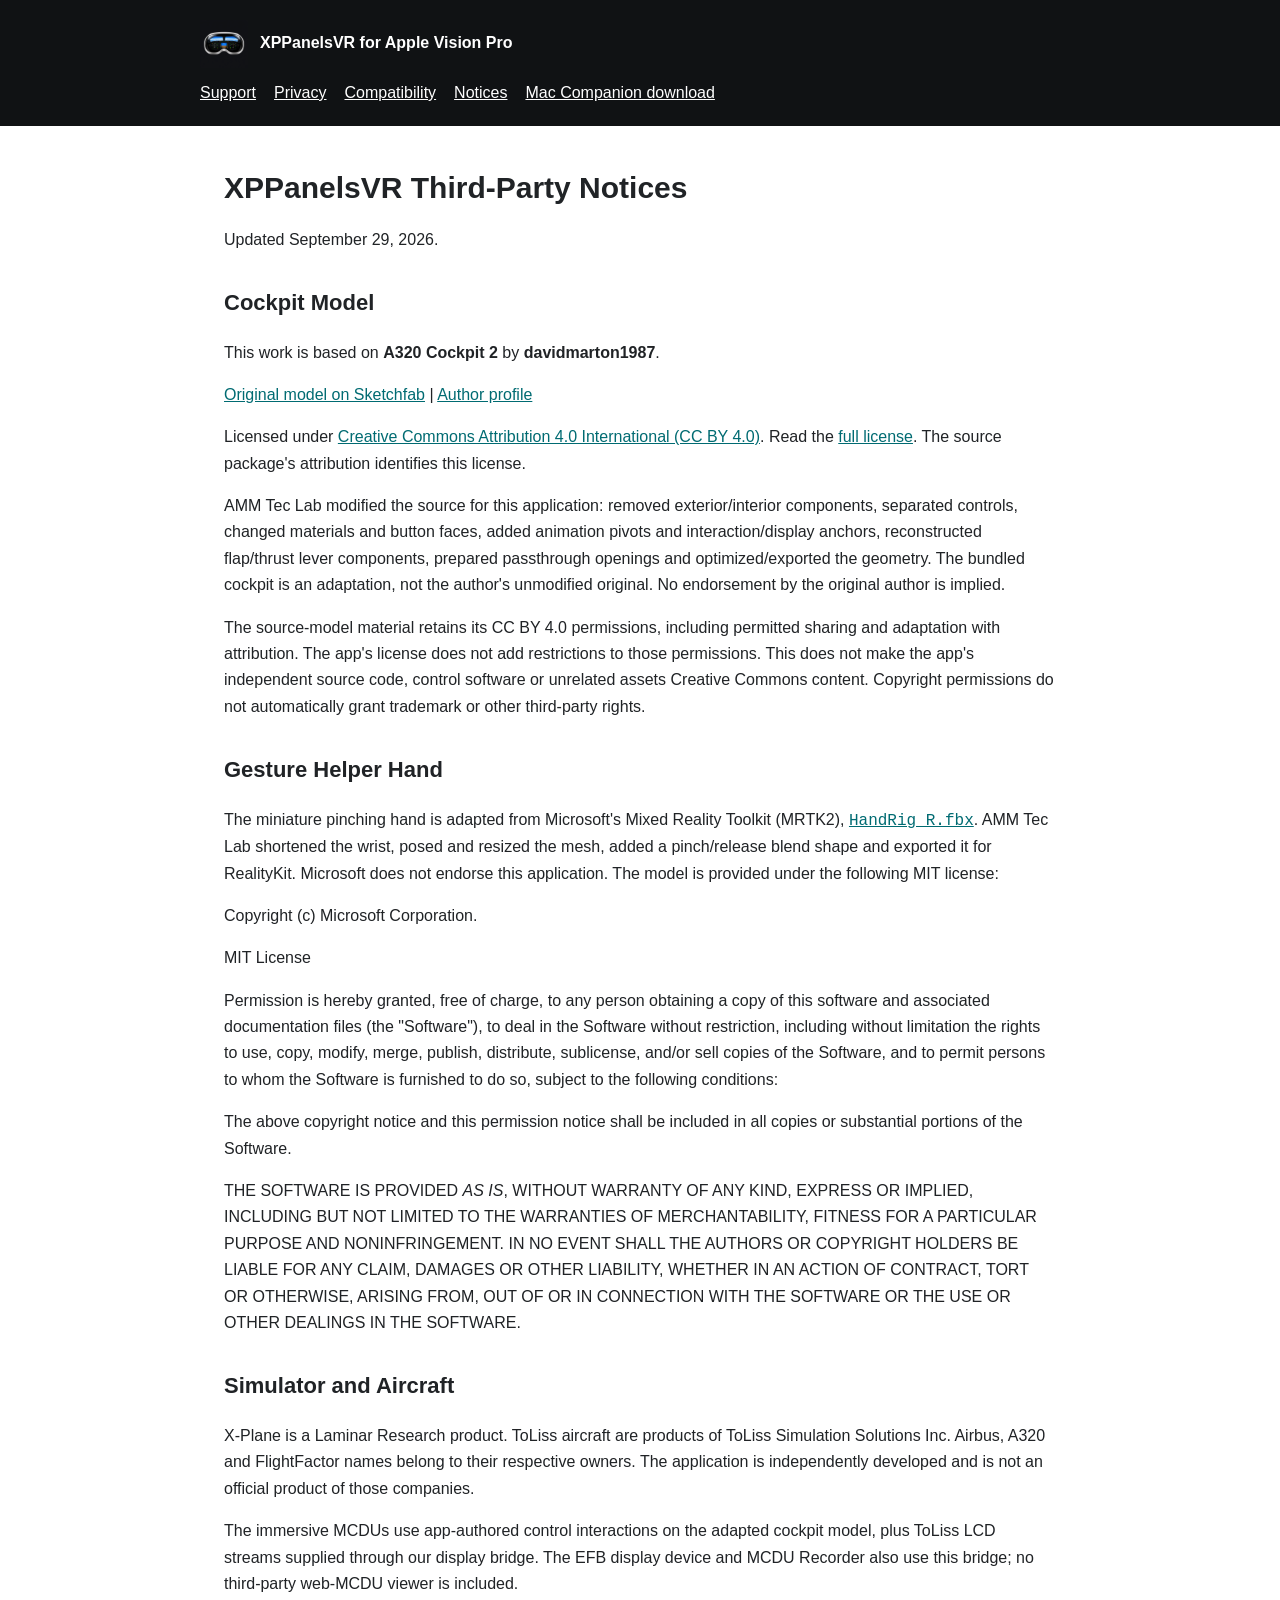
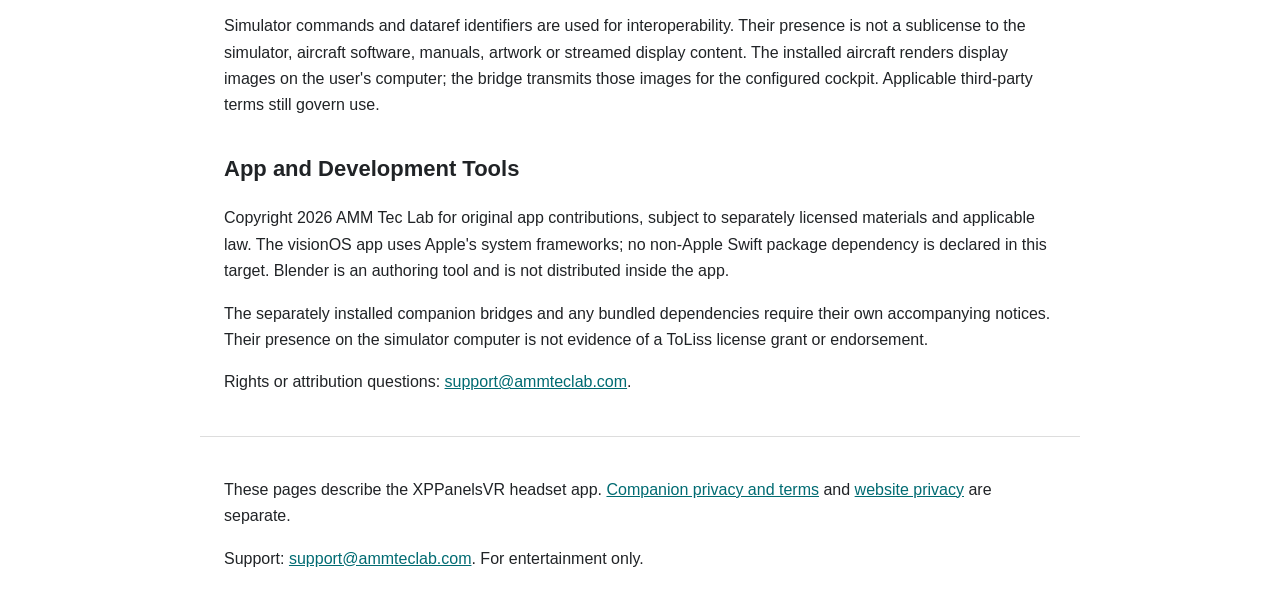
<file: XPPanelsVR-Notices.html>
<!doctype html>
<html lang="en"><head><meta charset="utf-8"><meta name="viewport" content="width=device-width, initial-scale=1">
<title>XPPanelsVR Third-Party Notices</title><link rel="icon" href="assets/app-icon.png">
<style>body{margin:0;color:#202326;background:#fff;font:16px/1.65 -apple-system,BlinkMacSystemFont,sans-serif;letter-spacing:0}header{background:#101214;color:white;padding:20px 24px}header>div,main,footer{max-width:880px;margin:auto}header img{vertical-align:middle;margin-right:12px}header a{color:white}nav{display:flex;gap:18px;flex-wrap:wrap;margin-top:12px}main,footer{padding:24px}h1{font-size:30px;line-height:1.2}h2{font-size:22px;margin-top:32px}a{color:#006b72}p,li,a,code{overflow-wrap:anywhere}pre{overflow:auto}li{margin-bottom:12px}footer{border-top:1px solid #ddd}*{box-sizing:border-box}</style></head>
<body><header><div><img src="assets/app-icon.png" width="48" height="48" alt="XPPanelsVR goggles icon"><strong>XPPanelsVR for Apple Vision Pro</strong><nav aria-label="Headset support"><a href="XPPanelsVR-Support.html">Support</a><a href="XPPanelsVR-Privacy.html">Privacy</a><a href="XPPanelsVR-Safety.html">Compatibility</a><a href="XPPanelsVR-Notices.html">Notices</a><a href="./">Mac Companion download</a></nav></div></header>
<main><h1>XPPanelsVR Third-Party Notices</h1>
<p>Updated September 29, 2026.</p>
<h2>Cockpit Model</h2>
<p>This work is based on <strong>A320 Cockpit 2</strong> by <strong>davidmarton1987</strong>.</p>
<p><a href="https://sketchfab.com/3d-models/a320-cockpit-2-5fb0c671a91042c1a9d8f2cf3e2df021">Original model on Sketchfab</a> | <a href="https://sketchfab.com/davidmarton1987">Author profile</a></p>
<p>Licensed under <a href="https://creativecommons.org/licenses/by/4.0/">Creative Commons Attribution 4.0 International (CC BY 4.0)</a>. Read the <a href="https://creativecommons.org/licenses/by/4.0/legalcode.en">full license</a>. The source package&#39;s attribution identifies this license.</p>
<p>AMM Tec Lab modified the source for this application: removed exterior/interior components, separated controls, changed materials and button faces, added animation pivots and interaction/display anchors, reconstructed flap/thrust lever components, prepared passthrough openings and optimized/exported the geometry. The bundled cockpit is an adaptation, not the author&#39;s unmodified original. No endorsement by the original author is implied.</p>
<p>The source-model material retains its CC BY 4.0 permissions, including permitted sharing and adaptation with attribution. The app&#39;s license does not add restrictions to those permissions. This does not make the app&#39;s independent source code, control software or unrelated assets Creative Commons content. Copyright permissions do not automatically grant trademark or other third-party rights.</p>
<h2>Gesture Helper Hand</h2>
<p>The miniature pinching hand is adapted from Microsoft&#39;s Mixed Reality Toolkit (MRTK2),
<a href="https://github.com/microsoft/MixedRealityToolkit-Unity/blob/5c6ab1f6fc064c9a4d9c786ae966c98c03d8b500/Assets/MRTK/SDK/Features/UX/Meshes/HandCoach/HandRig_R.fbx"><code>HandRig_R.fbx</code></a>.
AMM Tec Lab shortened the wrist, posed and resized the mesh, added a pinch/release blend
shape and exported it for RealityKit. Microsoft does not endorse this application.
The model is provided under the following MIT license:</p>
<p>Copyright (c) Microsoft Corporation.</p>
<p>MIT License</p>
<p>Permission is hereby granted, free of charge, to any person obtaining a copy
of this software and associated documentation files (the &quot;Software&quot;), to deal
in the Software without restriction, including without limitation the rights
to use, copy, modify, merge, publish, distribute, sublicense, and/or sell
copies of the Software, and to permit persons to whom the Software is
furnished to do so, subject to the following conditions:</p>
<p>The above copyright notice and this permission notice shall be included in all
copies or substantial portions of the Software.</p>
<p>THE SOFTWARE IS PROVIDED <em>AS IS</em>, WITHOUT WARRANTY OF ANY KIND, EXPRESS OR
IMPLIED, INCLUDING BUT NOT LIMITED TO THE WARRANTIES OF MERCHANTABILITY,
FITNESS FOR A PARTICULAR PURPOSE AND NONINFRINGEMENT. IN NO EVENT SHALL THE
AUTHORS OR COPYRIGHT HOLDERS BE LIABLE FOR ANY CLAIM, DAMAGES OR OTHER
LIABILITY, WHETHER IN AN ACTION OF CONTRACT, TORT OR OTHERWISE, ARISING FROM,
OUT OF OR IN CONNECTION WITH THE SOFTWARE OR THE USE OR OTHER DEALINGS IN THE
SOFTWARE.</p>
<h2>Simulator and Aircraft</h2>
<p>X-Plane is a Laminar Research product. ToLiss aircraft are products of ToLiss Simulation Solutions Inc. Airbus, A320 and FlightFactor names belong to their respective owners. The application is independently developed and is not an official product of those companies.</p>
<p>The immersive MCDUs use app-authored control interactions on the adapted cockpit model, plus ToLiss LCD streams supplied through our display bridge. The EFB display device and MCDU Recorder also use this bridge; no third-party web-MCDU viewer is included.</p>
<p>Simulator commands and dataref identifiers are used for interoperability. Their presence is not a sublicense to the simulator, aircraft software, manuals, artwork or streamed display content. The installed aircraft renders display images on the user&#39;s computer; the bridge transmits those images for the configured cockpit. Applicable third-party terms still govern use.</p>
<h2>App and Development Tools</h2>
<p>Copyright 2026 AMM Tec Lab for original app contributions, subject to separately licensed materials and applicable law. The visionOS app uses Apple&#39;s system frameworks; no non-Apple Swift package dependency is declared in this target. Blender is an authoring tool and is not distributed inside the app.</p>
<p>The separately installed companion bridges and any bundled dependencies require their own accompanying notices. Their presence on the simulator computer is not evidence of a ToLiss license grant or endorsement.</p>
<p>Rights or attribution questions: <a href="mailto:support@ammteclab.com">support@ammteclab.com</a>.</p>
</main><footer><p>These pages describe the XPPanelsVR headset app. <a href="Privacy-and-Terms.html">Companion privacy and terms</a> and <a href="Website-Privacy.html">website privacy</a> are separate.</p><p>Support: <a href="mailto:support@ammteclab.com">support@ammteclab.com</a>. For entertainment only.</p></footer></body></html>
</file>
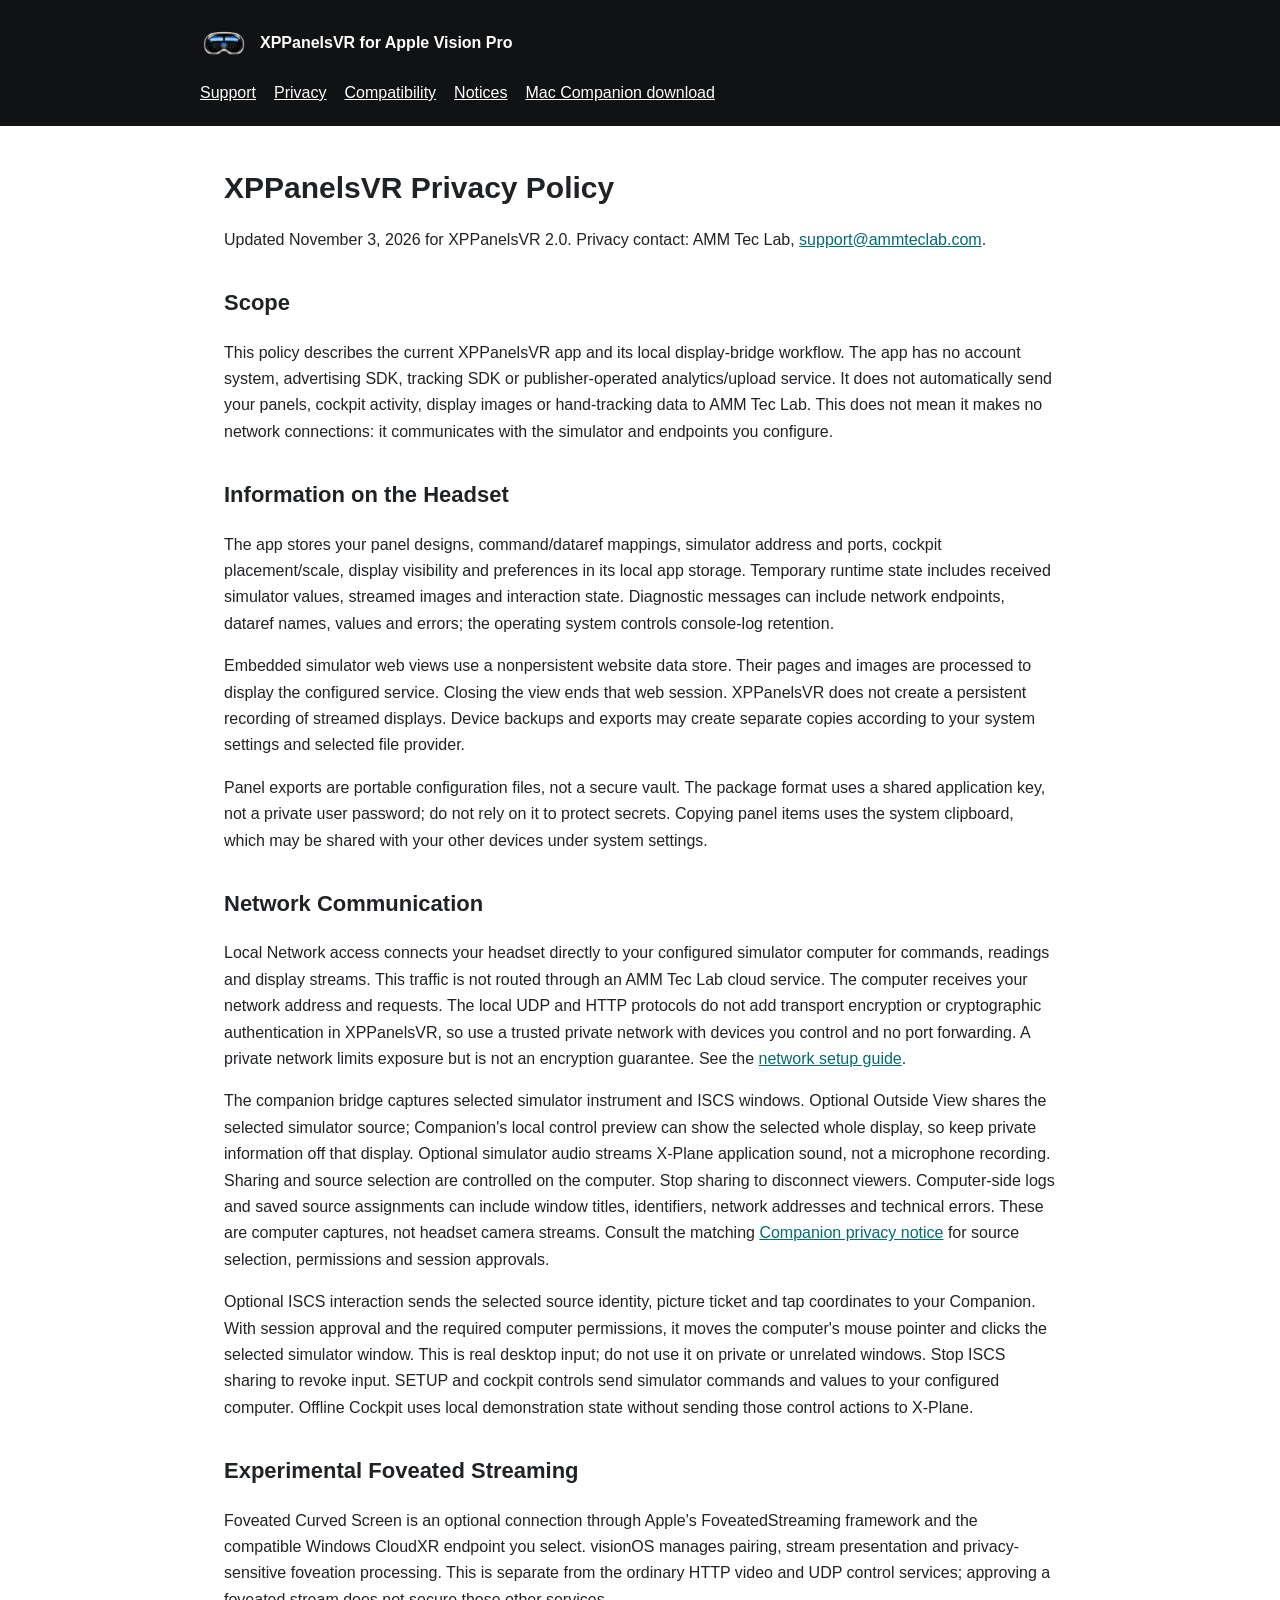
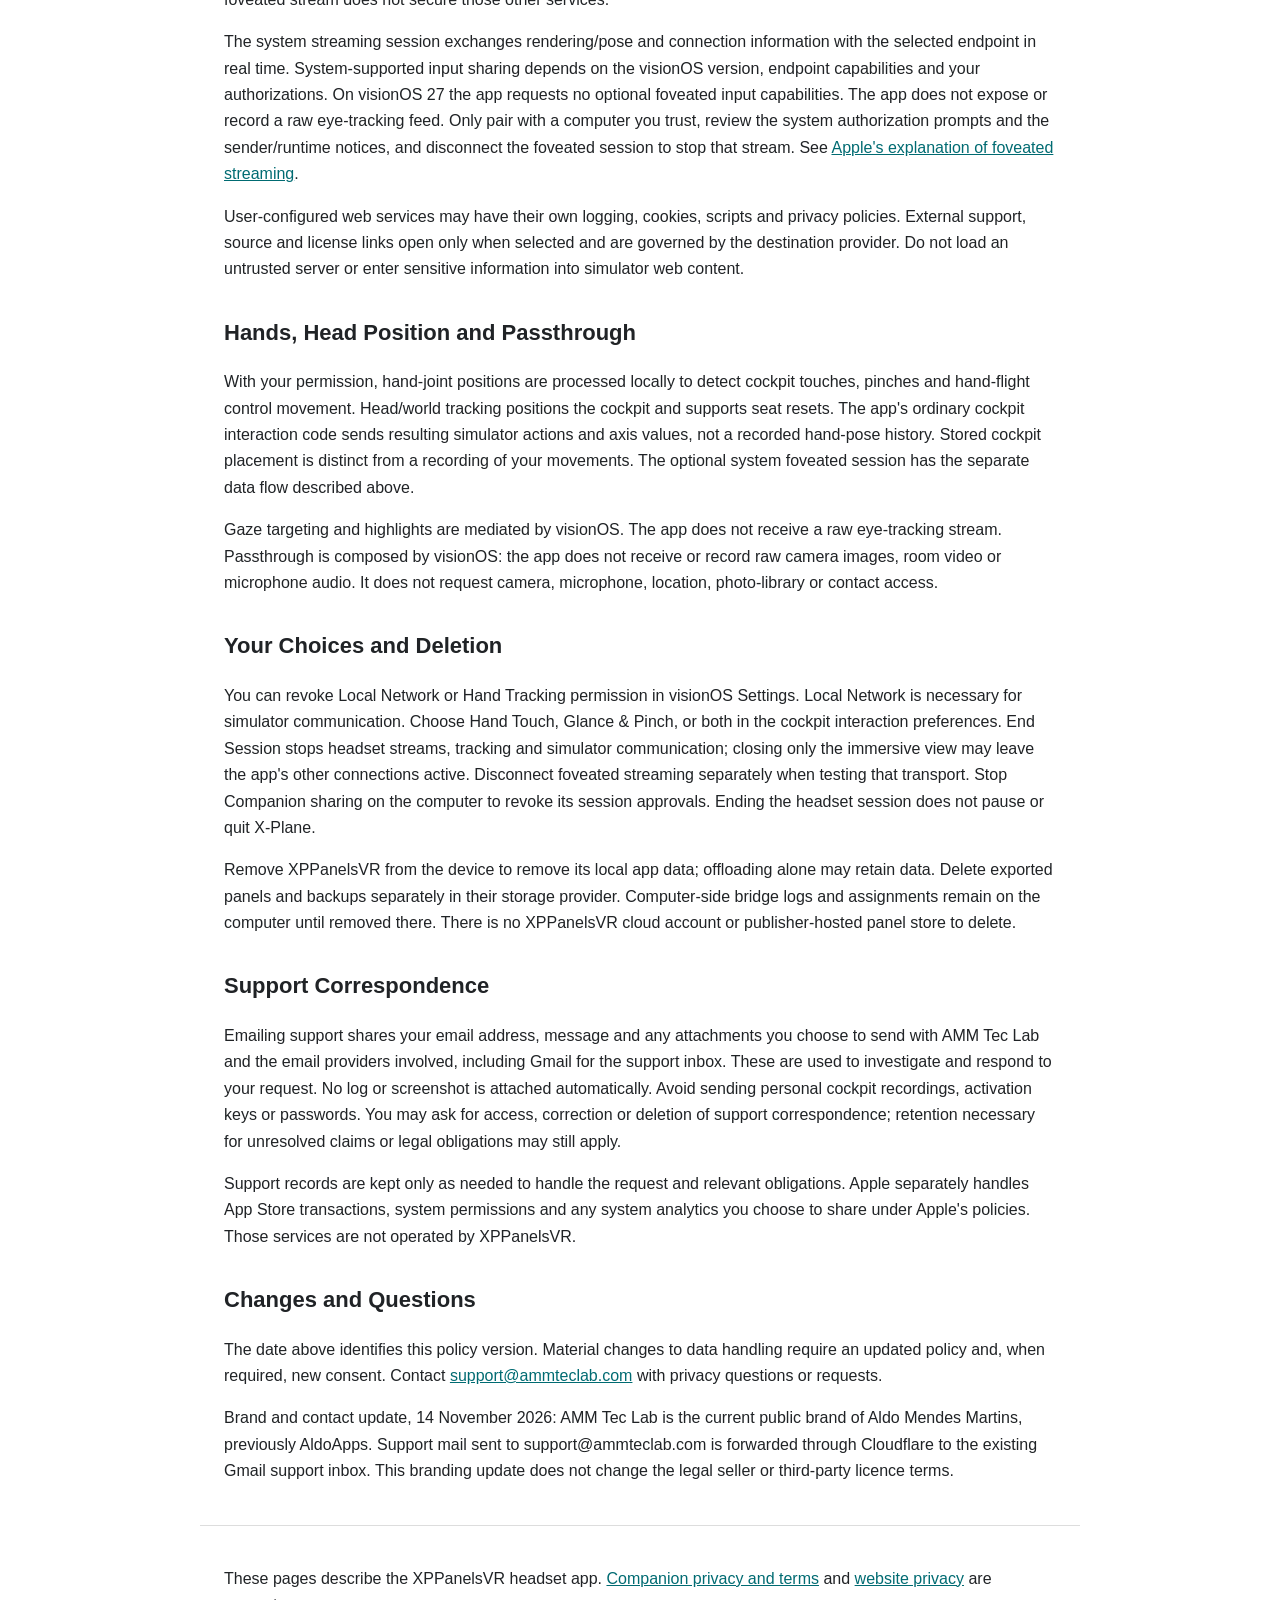
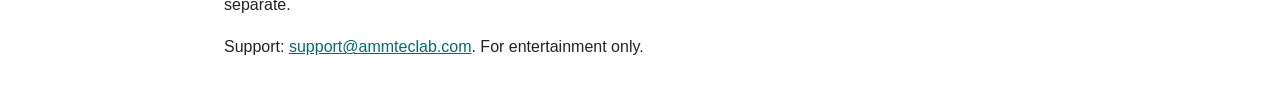
<file: XPPanelsVR-Privacy.html>
<!doctype html>
<html lang="en"><head><meta charset="utf-8"><meta name="viewport" content="width=device-width, initial-scale=1">
<title>XPPanelsVR Privacy Policy</title><link rel="icon" href="assets/app-icon.png">
<style>body{margin:0;color:#202326;background:#fff;font:16px/1.65 -apple-system,BlinkMacSystemFont,sans-serif;letter-spacing:0}header{background:#101214;color:white;padding:20px 24px}header>div,main,footer{max-width:880px;margin:auto}header img{vertical-align:middle;margin-right:12px}header a{color:white}nav{display:flex;gap:18px;flex-wrap:wrap;margin-top:12px}main,footer{padding:24px}h1{font-size:30px;line-height:1.2}h2{font-size:22px;margin-top:32px}a{color:#006b72}p,li,a,code{overflow-wrap:anywhere}pre{overflow:auto}li{margin-bottom:12px}footer{border-top:1px solid #ddd}*{box-sizing:border-box}</style></head>
<body><header><div><img src="assets/app-icon.png" width="48" height="48" alt="XPPanelsVR goggles icon"><strong>XPPanelsVR for Apple Vision Pro</strong><nav aria-label="Headset support"><a href="XPPanelsVR-Support.html">Support</a><a href="XPPanelsVR-Privacy.html">Privacy</a><a href="XPPanelsVR-Safety.html">Compatibility</a><a href="XPPanelsVR-Notices.html">Notices</a><a href="./">Mac Companion download</a></nav></div></header>
<main><h1>XPPanelsVR Privacy Policy</h1>
<p>Updated November 3, 2026 for XPPanelsVR 2.0. Privacy contact: AMM Tec Lab, <a href="mailto:support@ammteclab.com">support@ammteclab.com</a>.</p>
<h2>Scope</h2>
<p>This policy describes the current XPPanelsVR app and its local display-bridge workflow. The app has no account system, advertising SDK, tracking SDK or publisher-operated analytics/upload service. It does not automatically send your panels, cockpit activity, display images or hand-tracking data to AMM Tec Lab. This does not mean it makes no network connections: it communicates with the simulator and endpoints you configure.</p>
<h2>Information on the Headset</h2>
<p>The app stores your panel designs, command/dataref mappings, simulator address and ports, cockpit placement/scale, display visibility and preferences in its local app storage. Temporary runtime state includes received simulator values, streamed images and interaction state. Diagnostic messages can include network endpoints, dataref names, values and errors; the operating system controls console-log retention.</p>
<p>Embedded simulator web views use a nonpersistent website data store. Their pages and images are processed to display the configured service. Closing the view ends that web session. XPPanelsVR does not create a persistent recording of streamed displays. Device backups and exports may create separate copies according to your system settings and selected file provider.</p>
<p>Panel exports are portable configuration files, not a secure vault. The package format uses a shared application key, not a private user password; do not rely on it to protect secrets. Copying panel items uses the system clipboard, which may be shared with your other devices under system settings.</p>
<h2>Network Communication</h2>
<p>Local Network access connects your headset directly to your configured simulator computer for commands, readings and display streams. This traffic is not routed through an AMM Tec Lab cloud service. The computer receives your network address and requests. The local UDP and HTTP protocols do not add transport encryption or cryptographic authentication in XPPanelsVR, so use a trusted private network with devices you control and no port forwarding. A private network limits exposure but is not an encryption guarantee. See the <a href="Help.html#private-network">network setup guide</a>.</p>
<p>The companion bridge captures selected simulator instrument and ISCS windows. Optional Outside View shares the selected simulator source; Companion's local control preview can show the selected whole display, so keep private information off that display. Optional simulator audio streams X-Plane application sound, not a microphone recording. Sharing and source selection are controlled on the computer. Stop sharing to disconnect viewers. Computer-side logs and saved source assignments can include window titles, identifiers, network addresses and technical errors. These are computer captures, not headset camera streams. Consult the matching <a href="Privacy-and-Terms.html">Companion privacy notice</a> for source selection, permissions and session approvals.</p>
<p>Optional ISCS interaction sends the selected source identity, picture ticket and tap coordinates to your Companion. With session approval and the required computer permissions, it moves the computer's mouse pointer and clicks the selected simulator window. This is real desktop input; do not use it on private or unrelated windows. Stop ISCS sharing to revoke input. SETUP and cockpit controls send simulator commands and values to your configured computer. Offline Cockpit uses local demonstration state without sending those control actions to X-Plane.</p>
<h2>Experimental Foveated Streaming</h2>
<p>Foveated Curved Screen is an optional connection through Apple's FoveatedStreaming framework and the compatible Windows CloudXR endpoint you select. visionOS manages pairing, stream presentation and privacy-sensitive foveation processing. This is separate from the ordinary HTTP video and UDP control services; approving a foveated stream does not secure those other services.</p>
<p>The system streaming session exchanges rendering/pose and connection information with the selected endpoint in real time. System-supported input sharing depends on the visionOS version, endpoint capabilities and your authorizations. On visionOS 27 the app requests no optional foveated input capabilities. The app does not expose or record a raw eye-tracking feed. Only pair with a computer you trust, review the system authorization prompts and the sender/runtime notices, and disconnect the foveated session to stop that stream. See <a href="https://developer.apple.com/videos/play/wwdc2026/286/">Apple's explanation of foveated streaming</a>.</p>
<p>User-configured web services may have their own logging, cookies, scripts and privacy policies. External support, source and license links open only when selected and are governed by the destination provider. Do not load an untrusted server or enter sensitive information into simulator web content.</p>
<h2>Hands, Head Position and Passthrough</h2>
<p>With your permission, hand-joint positions are processed locally to detect cockpit touches, pinches and hand-flight control movement. Head/world tracking positions the cockpit and supports seat resets. The app's ordinary cockpit interaction code sends resulting simulator actions and axis values, not a recorded hand-pose history. Stored cockpit placement is distinct from a recording of your movements. The optional system foveated session has the separate data flow described above.</p>
<p>Gaze targeting and highlights are mediated by visionOS. The app does not receive a raw eye-tracking stream. Passthrough is composed by visionOS: the app does not receive or record raw camera images, room video or microphone audio. It does not request camera, microphone, location, photo-library or contact access.</p>
<h2>Your Choices and Deletion</h2>
<p>You can revoke Local Network or Hand Tracking permission in visionOS Settings. Local Network is necessary for simulator communication. Choose Hand Touch, Glance &amp; Pinch, or both in the cockpit interaction preferences. End Session stops headset streams, tracking and simulator communication; closing only the immersive view may leave the app's other connections active. Disconnect foveated streaming separately when testing that transport. Stop Companion sharing on the computer to revoke its session approvals. Ending the headset session does not pause or quit X-Plane.</p>
<p>Remove XPPanelsVR from the device to remove its local app data; offloading alone may retain data. Delete exported panels and backups separately in their storage provider. Computer-side bridge logs and assignments remain on the computer until removed there. There is no XPPanelsVR cloud account or publisher-hosted panel store to delete.</p>
<h2>Support Correspondence</h2>
<p>Emailing support shares your email address, message and any attachments you choose to send with AMM Tec Lab and the email providers involved, including Gmail for the support inbox. These are used to investigate and respond to your request. No log or screenshot is attached automatically. Avoid sending personal cockpit recordings, activation keys or passwords. You may ask for access, correction or deletion of support correspondence; retention necessary for unresolved claims or legal obligations may still apply.</p>
<p>Support records are kept only as needed to handle the request and relevant obligations. Apple separately handles App Store transactions, system permissions and any system analytics you choose to share under Apple&#39;s policies. Those services are not operated by XPPanelsVR.</p>
<h2>Changes and Questions</h2>
<p>The date above identifies this policy version. Material changes to data handling require an updated policy and, when required, new consent. Contact <a href="mailto:support@ammteclab.com">support@ammteclab.com</a> with privacy questions or requests.</p>
<p>Brand and contact update, 14 November 2026: AMM Tec Lab is the current public brand of Aldo Mendes Martins, previously AldoApps. Support mail sent to support@ammteclab.com is forwarded through Cloudflare to the existing Gmail support inbox. This branding update does not change the legal seller or third-party licence terms.</p></main><footer><p>These pages describe the XPPanelsVR headset app. <a href="Privacy-and-Terms.html">Companion privacy and terms</a> and <a href="Website-Privacy.html">website privacy</a> are separate.</p><p>Support: <a href="mailto:support@ammteclab.com">support@ammteclab.com</a>. For entertainment only.</p></footer></body></html>
</file>
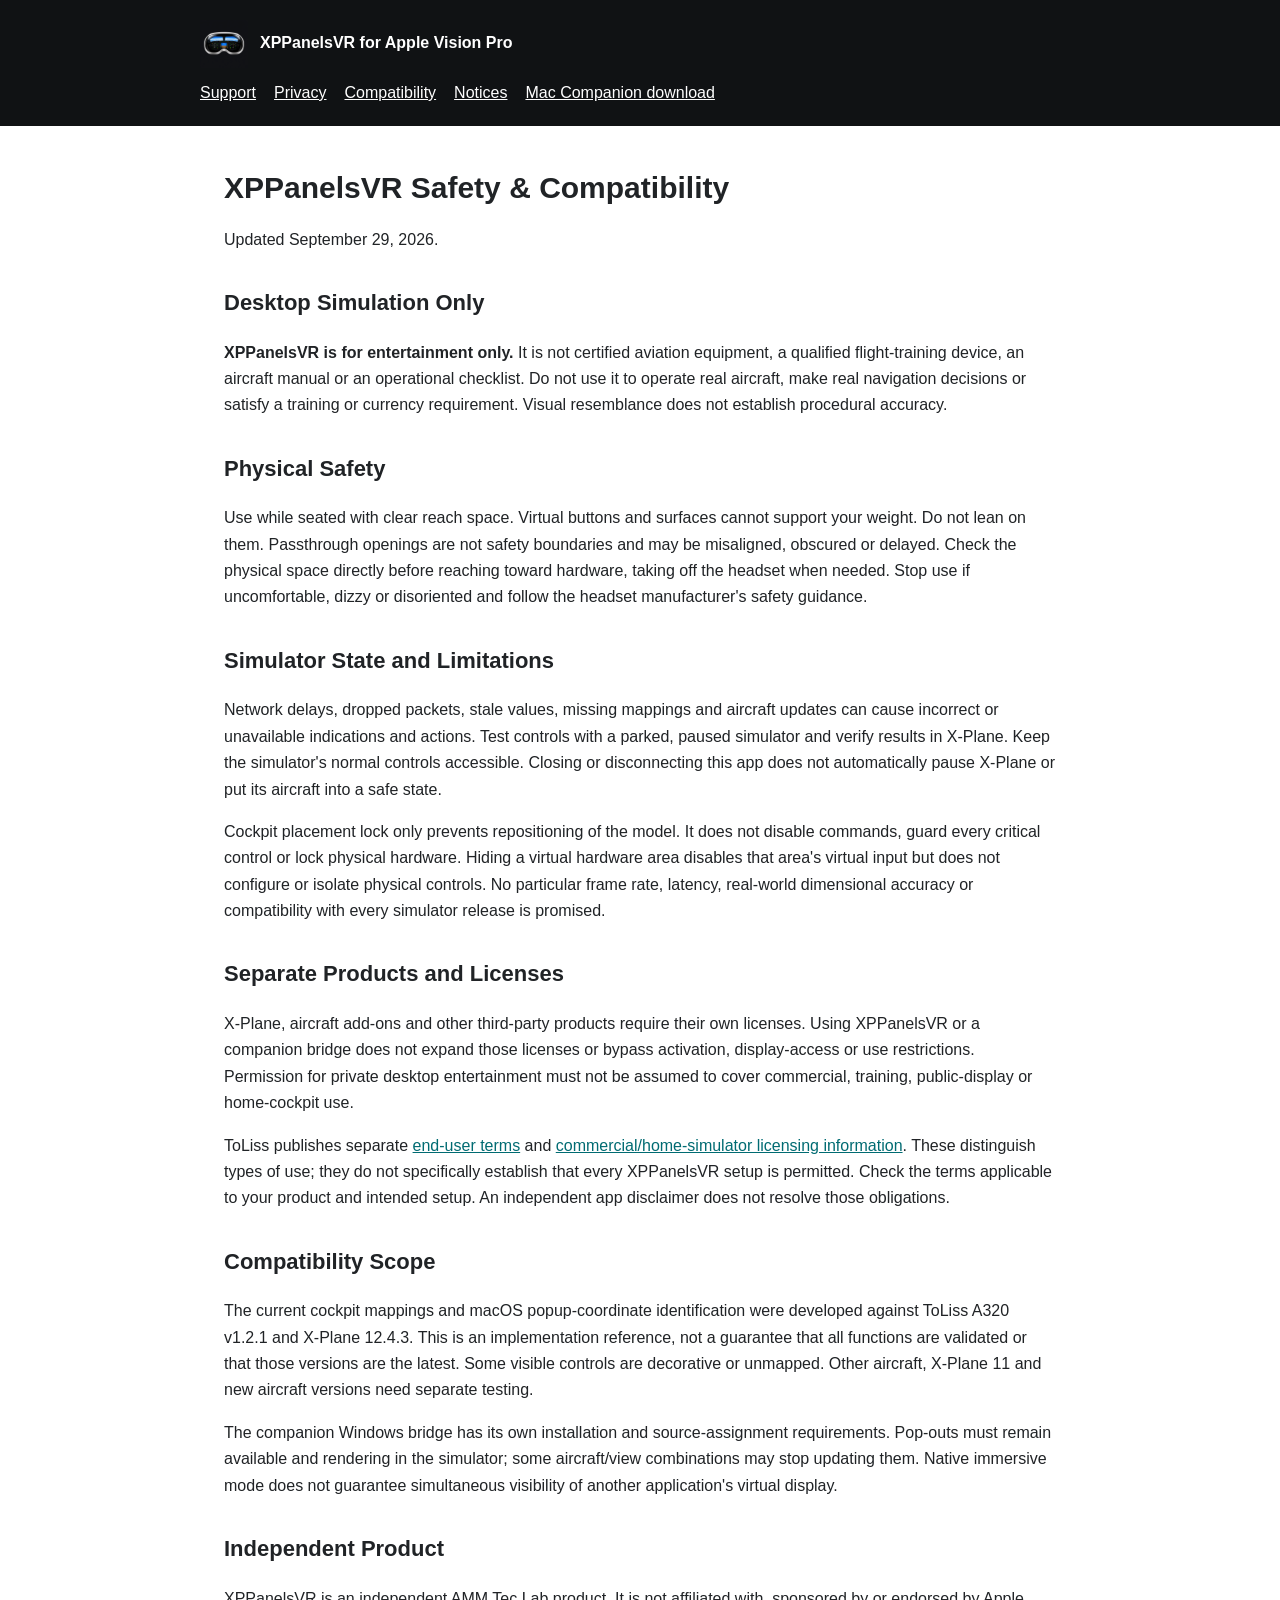
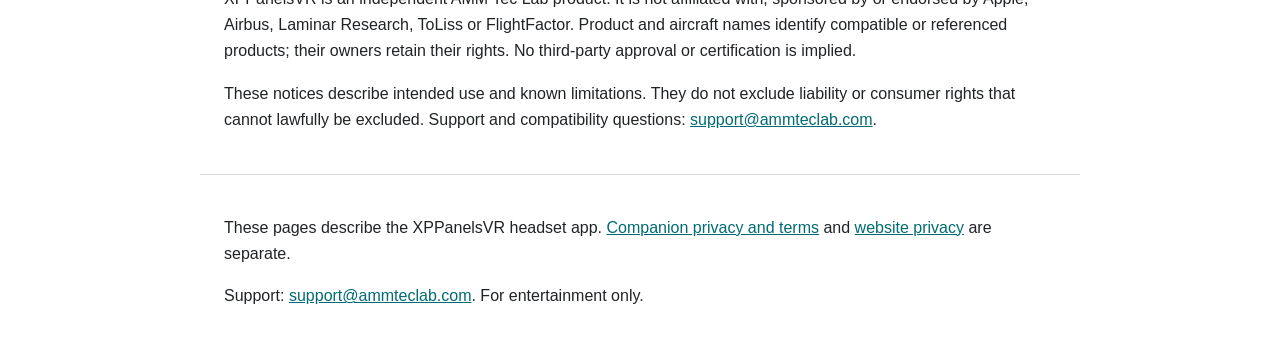
<file: XPPanelsVR-Safety.html>
<!doctype html>
<html lang="en"><head><meta charset="utf-8"><meta name="viewport" content="width=device-width, initial-scale=1">
<title>XPPanelsVR Safety and Compatibility</title><link rel="icon" href="assets/app-icon.png">
<style>body{margin:0;color:#202326;background:#fff;font:16px/1.65 -apple-system,BlinkMacSystemFont,sans-serif;letter-spacing:0}header{background:#101214;color:white;padding:20px 24px}header>div,main,footer{max-width:880px;margin:auto}header img{vertical-align:middle;margin-right:12px}header a{color:white}nav{display:flex;gap:18px;flex-wrap:wrap;margin-top:12px}main,footer{padding:24px}h1{font-size:30px;line-height:1.2}h2{font-size:22px;margin-top:32px}a{color:#006b72}p,li,a,code{overflow-wrap:anywhere}pre{overflow:auto}li{margin-bottom:12px}footer{border-top:1px solid #ddd}*{box-sizing:border-box}</style></head>
<body><header><div><img src="assets/app-icon.png" width="48" height="48" alt="XPPanelsVR goggles icon"><strong>XPPanelsVR for Apple Vision Pro</strong><nav aria-label="Headset support"><a href="XPPanelsVR-Support.html">Support</a><a href="XPPanelsVR-Privacy.html">Privacy</a><a href="XPPanelsVR-Safety.html">Compatibility</a><a href="XPPanelsVR-Notices.html">Notices</a><a href="./">Mac Companion download</a></nav></div></header>
<main><h1>XPPanelsVR Safety &amp; Compatibility</h1>
<p>Updated September 29, 2026.</p>
<h2>Desktop Simulation Only</h2>
<p><strong>XPPanelsVR is for entertainment only.</strong> It is not certified aviation equipment, a qualified flight-training device, an aircraft manual or an operational checklist. Do not use it to operate real aircraft, make real navigation decisions or satisfy a training or currency requirement. Visual resemblance does not establish procedural accuracy.</p>
<h2>Physical Safety</h2>
<p>Use while seated with clear reach space. Virtual buttons and surfaces cannot support your weight. Do not lean on them. Passthrough openings are not safety boundaries and may be misaligned, obscured or delayed. Check the physical space directly before reaching toward hardware, taking off the headset when needed. Stop use if uncomfortable, dizzy or disoriented and follow the headset manufacturer&#39;s safety guidance.</p>
<h2>Simulator State and Limitations</h2>
<p>Network delays, dropped packets, stale values, missing mappings and aircraft updates can cause incorrect or unavailable indications and actions. Test controls with a parked, paused simulator and verify results in X-Plane. Keep the simulator&#39;s normal controls accessible. Closing or disconnecting this app does not automatically pause X-Plane or put its aircraft into a safe state.</p>
<p>Cockpit placement lock only prevents repositioning of the model. It does not disable commands, guard every critical control or lock physical hardware. Hiding a virtual hardware area disables that area&#39;s virtual input but does not configure or isolate physical controls. No particular frame rate, latency, real-world dimensional accuracy or compatibility with every simulator release is promised.</p>
<h2>Separate Products and Licenses</h2>
<p>X-Plane, aircraft add-ons and other third-party products require their own licenses. Using XPPanelsVR or a companion bridge does not expand those licenses or bypass activation, display-access or use restrictions. Permission for private desktop entertainment must not be assumed to cover commercial, training, public-display or home-cockpit use.</p>
<p>ToLiss publishes separate <a href="https://toliss.com/pages/terms-and-conditions">end-user terms</a> and <a href="https://toliss.com/pages/commercial-use">commercial/home-simulator licensing information</a>. These distinguish types of use; they do not specifically establish that every XPPanelsVR setup is permitted. Check the terms applicable to your product and intended setup. An independent app disclaimer does not resolve those obligations.</p>
<h2>Compatibility Scope</h2>
<p>The current cockpit mappings and macOS popup-coordinate identification were developed against ToLiss A320 v1.2.1 and X-Plane 12.4.3. This is an implementation reference, not a guarantee that all functions are validated or that those versions are the latest. Some visible controls are decorative or unmapped. Other aircraft, X-Plane 11 and new aircraft versions need separate testing.</p>
<p>The companion Windows bridge has its own installation and source-assignment requirements. Pop-outs must remain available and rendering in the simulator; some aircraft/view combinations may stop updating them. Native immersive mode does not guarantee simultaneous visibility of another application&#39;s virtual display.</p>
<h2>Independent Product</h2>
<p>XPPanelsVR is an independent AMM Tec Lab product. It is not affiliated with, sponsored by or endorsed by Apple, Airbus, Laminar Research, ToLiss or FlightFactor. Product and aircraft names identify compatible or referenced products; their owners retain their rights. No third-party approval or certification is implied.</p>
<p>These notices describe intended use and known limitations. They do not exclude liability or consumer rights that cannot lawfully be excluded. Support and compatibility questions: <a href="mailto:support@ammteclab.com">support@ammteclab.com</a>.</p>
</main><footer><p>These pages describe the XPPanelsVR headset app. <a href="Privacy-and-Terms.html">Companion privacy and terms</a> and <a href="Website-Privacy.html">website privacy</a> are separate.</p><p>Support: <a href="mailto:support@ammteclab.com">support@ammteclab.com</a>. For entertainment only.</p></footer></body></html>
</file>
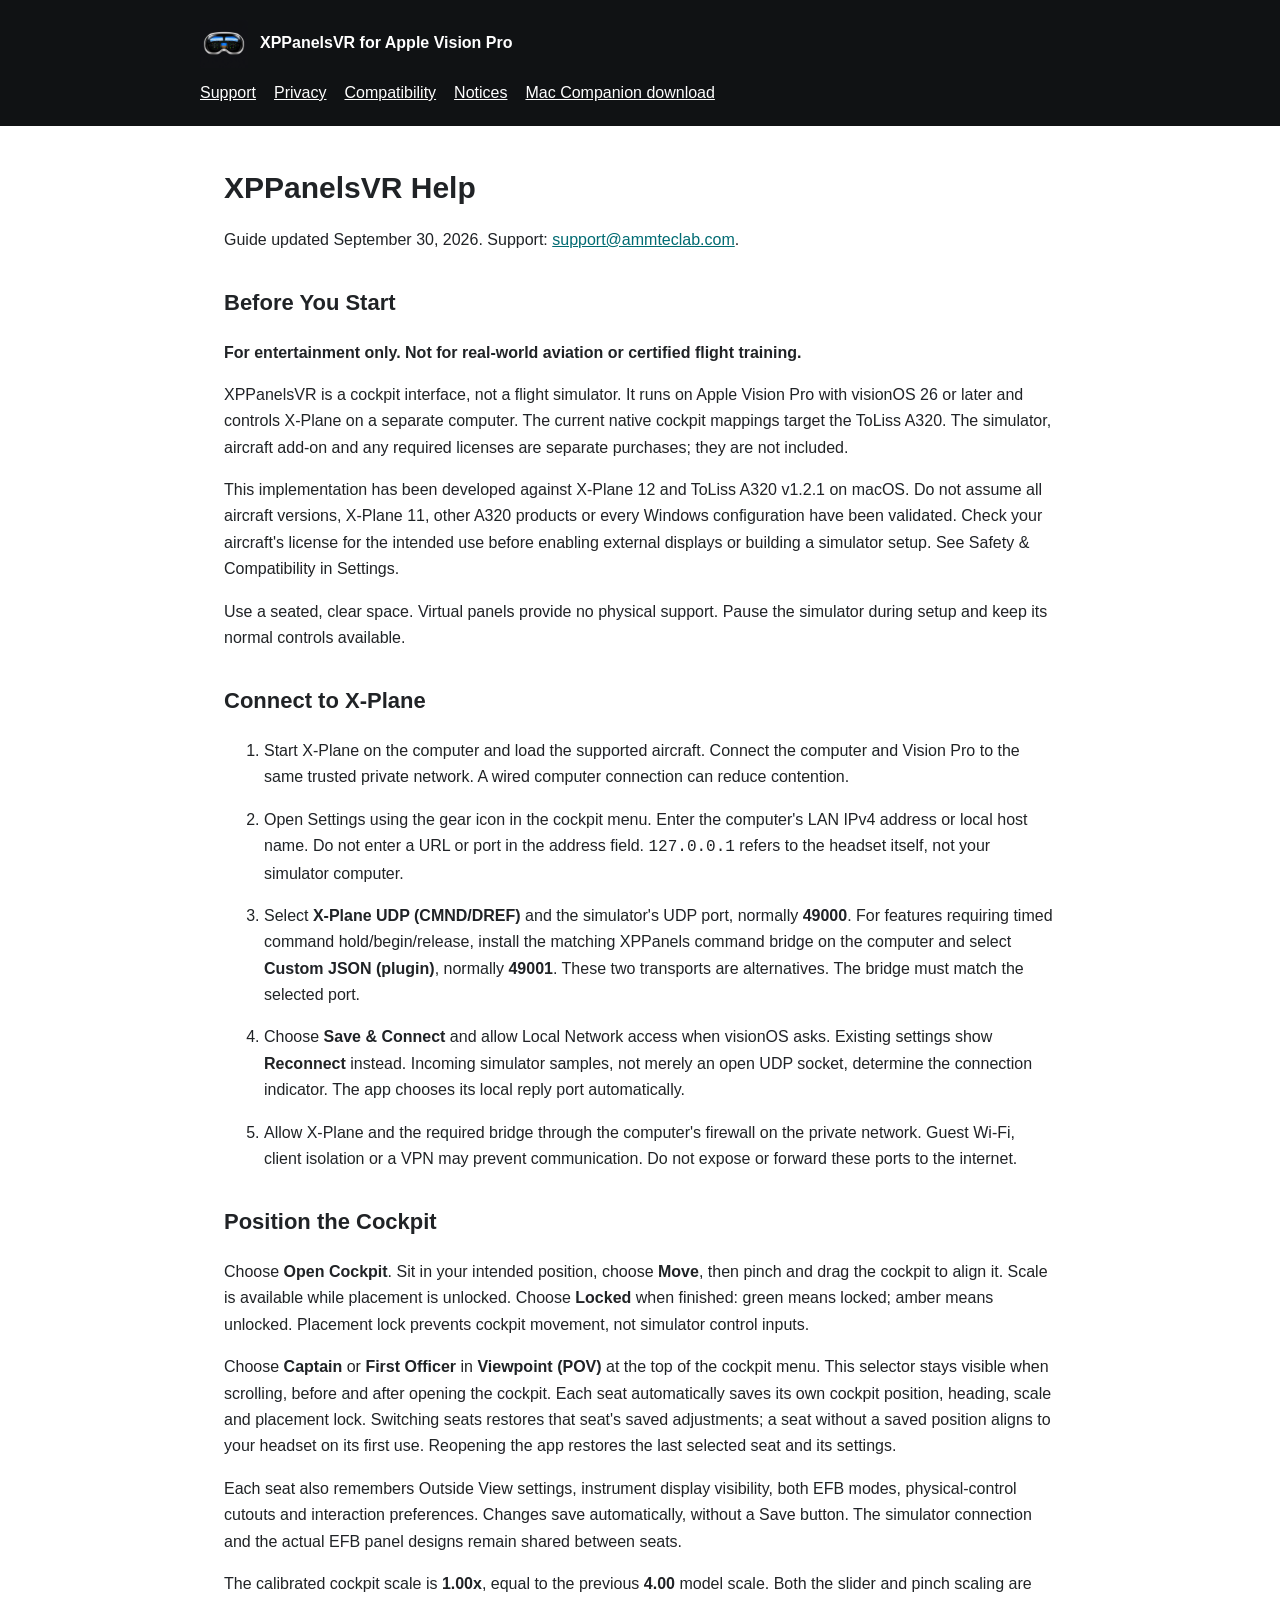
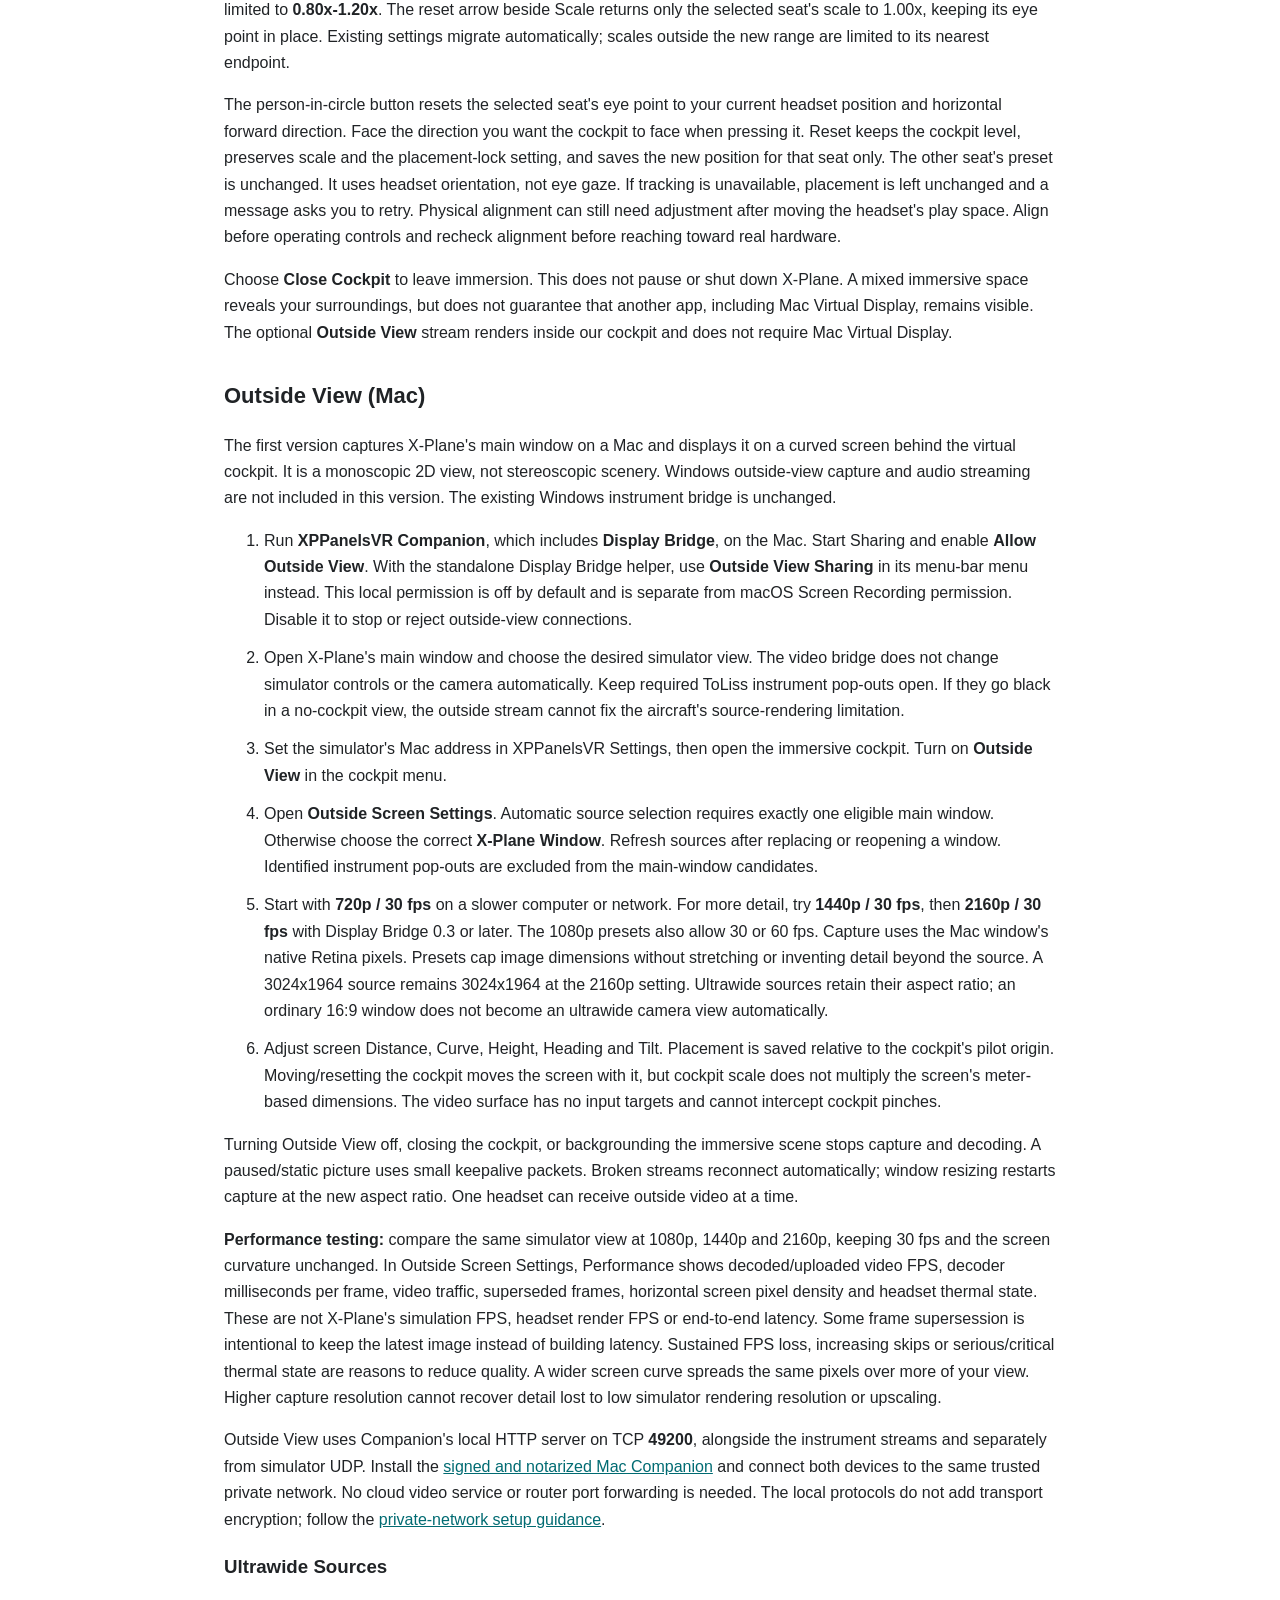
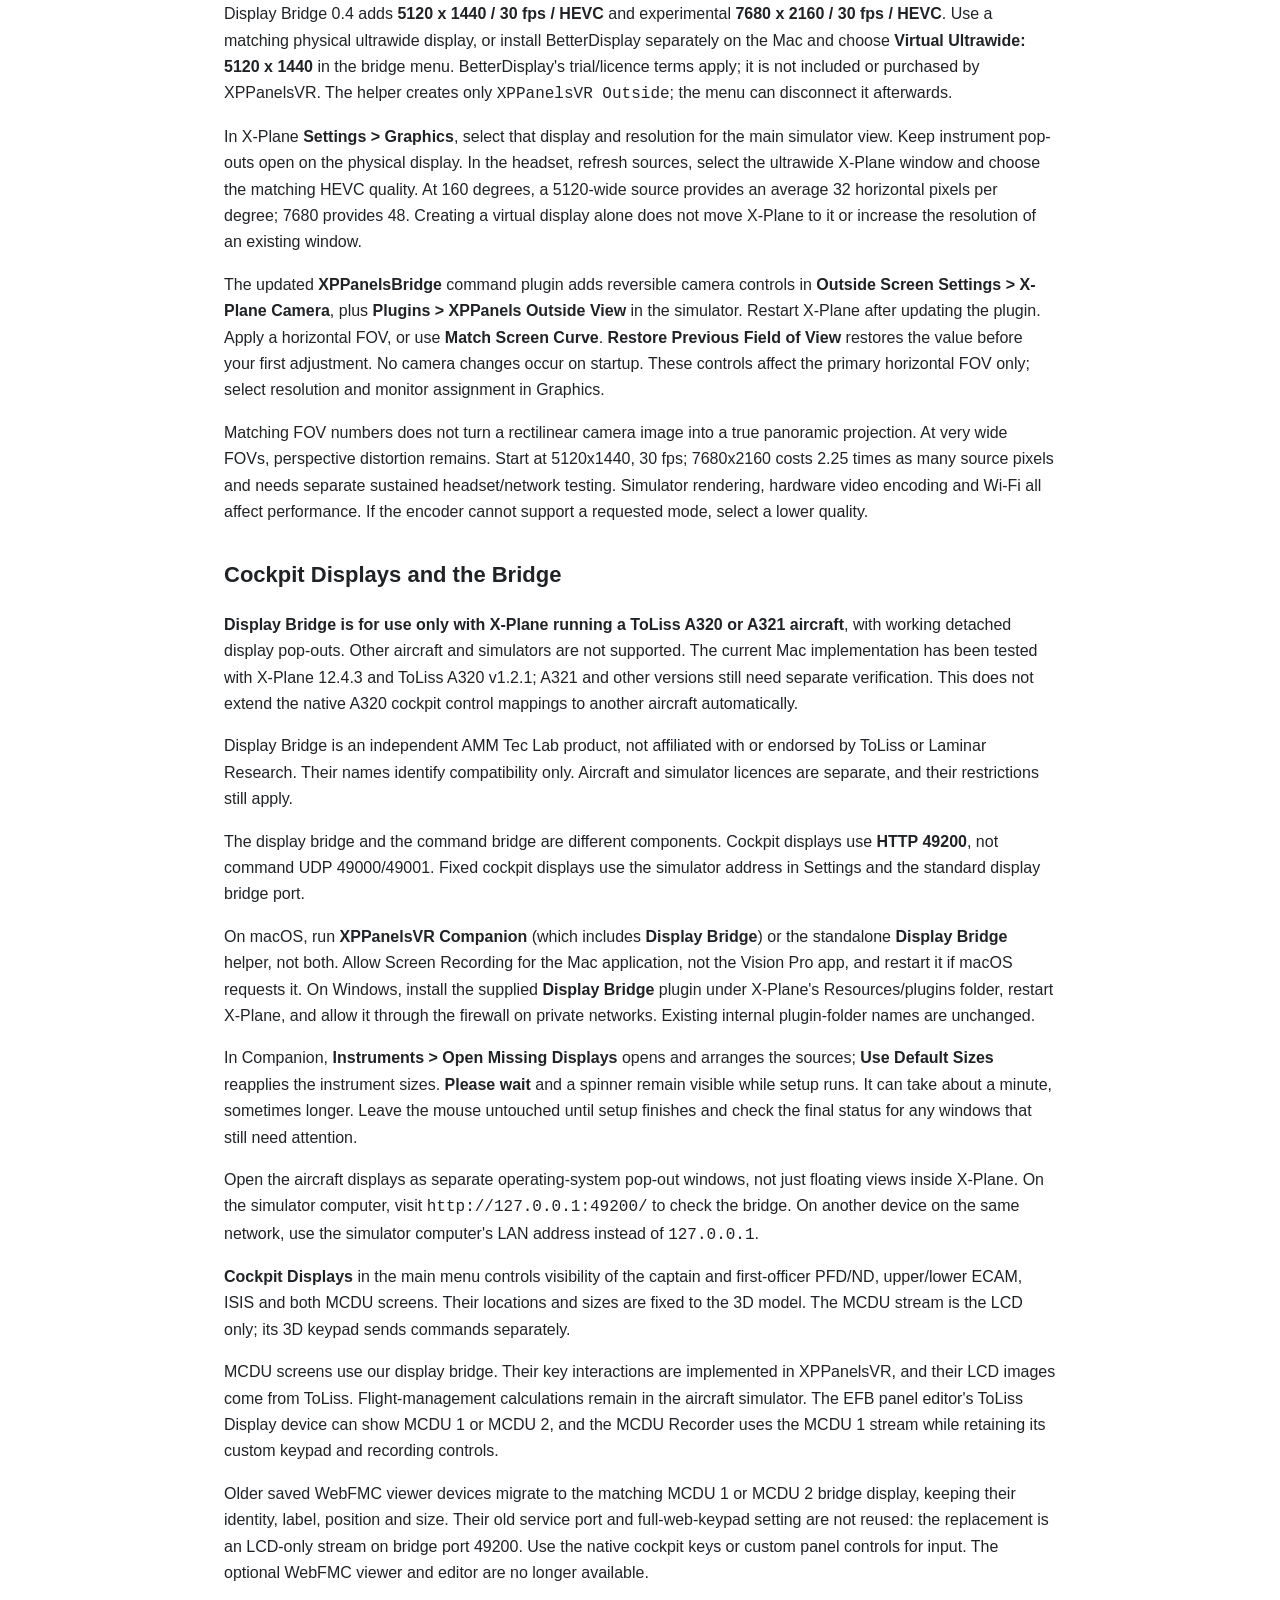
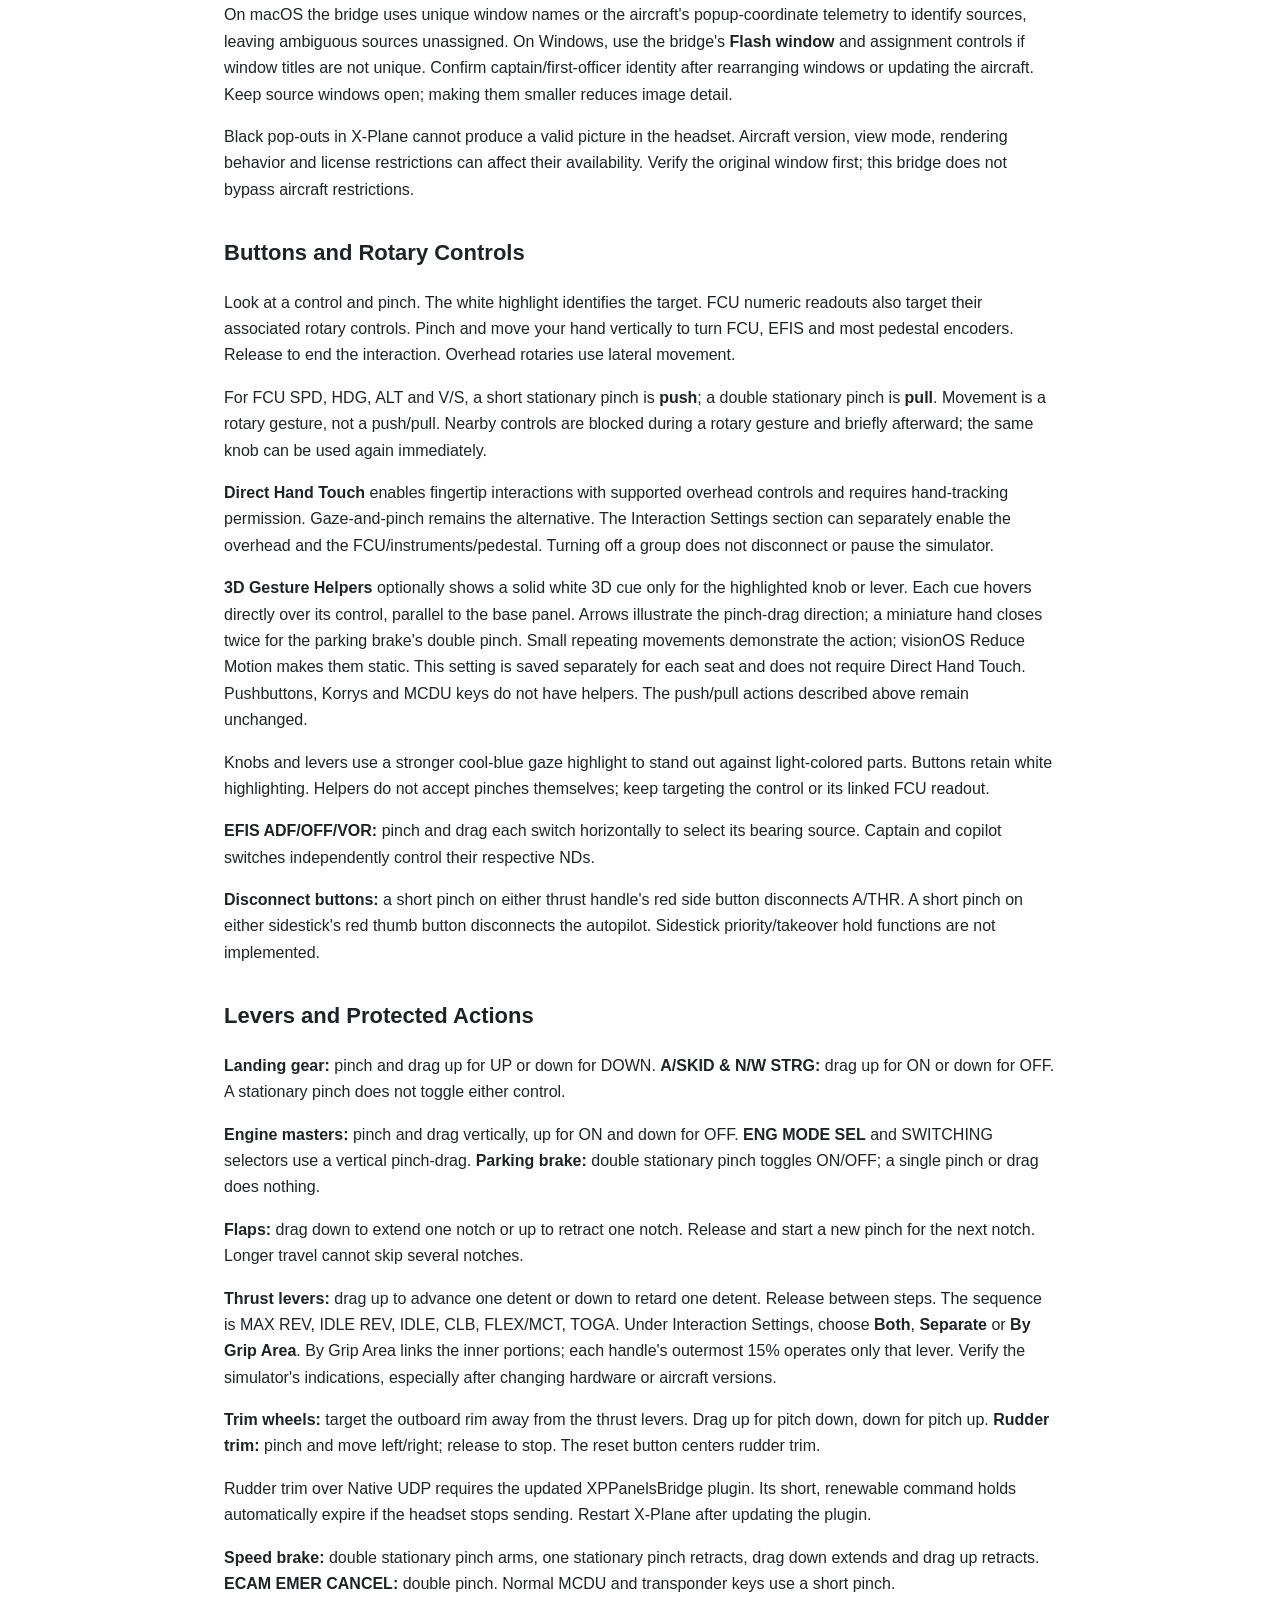
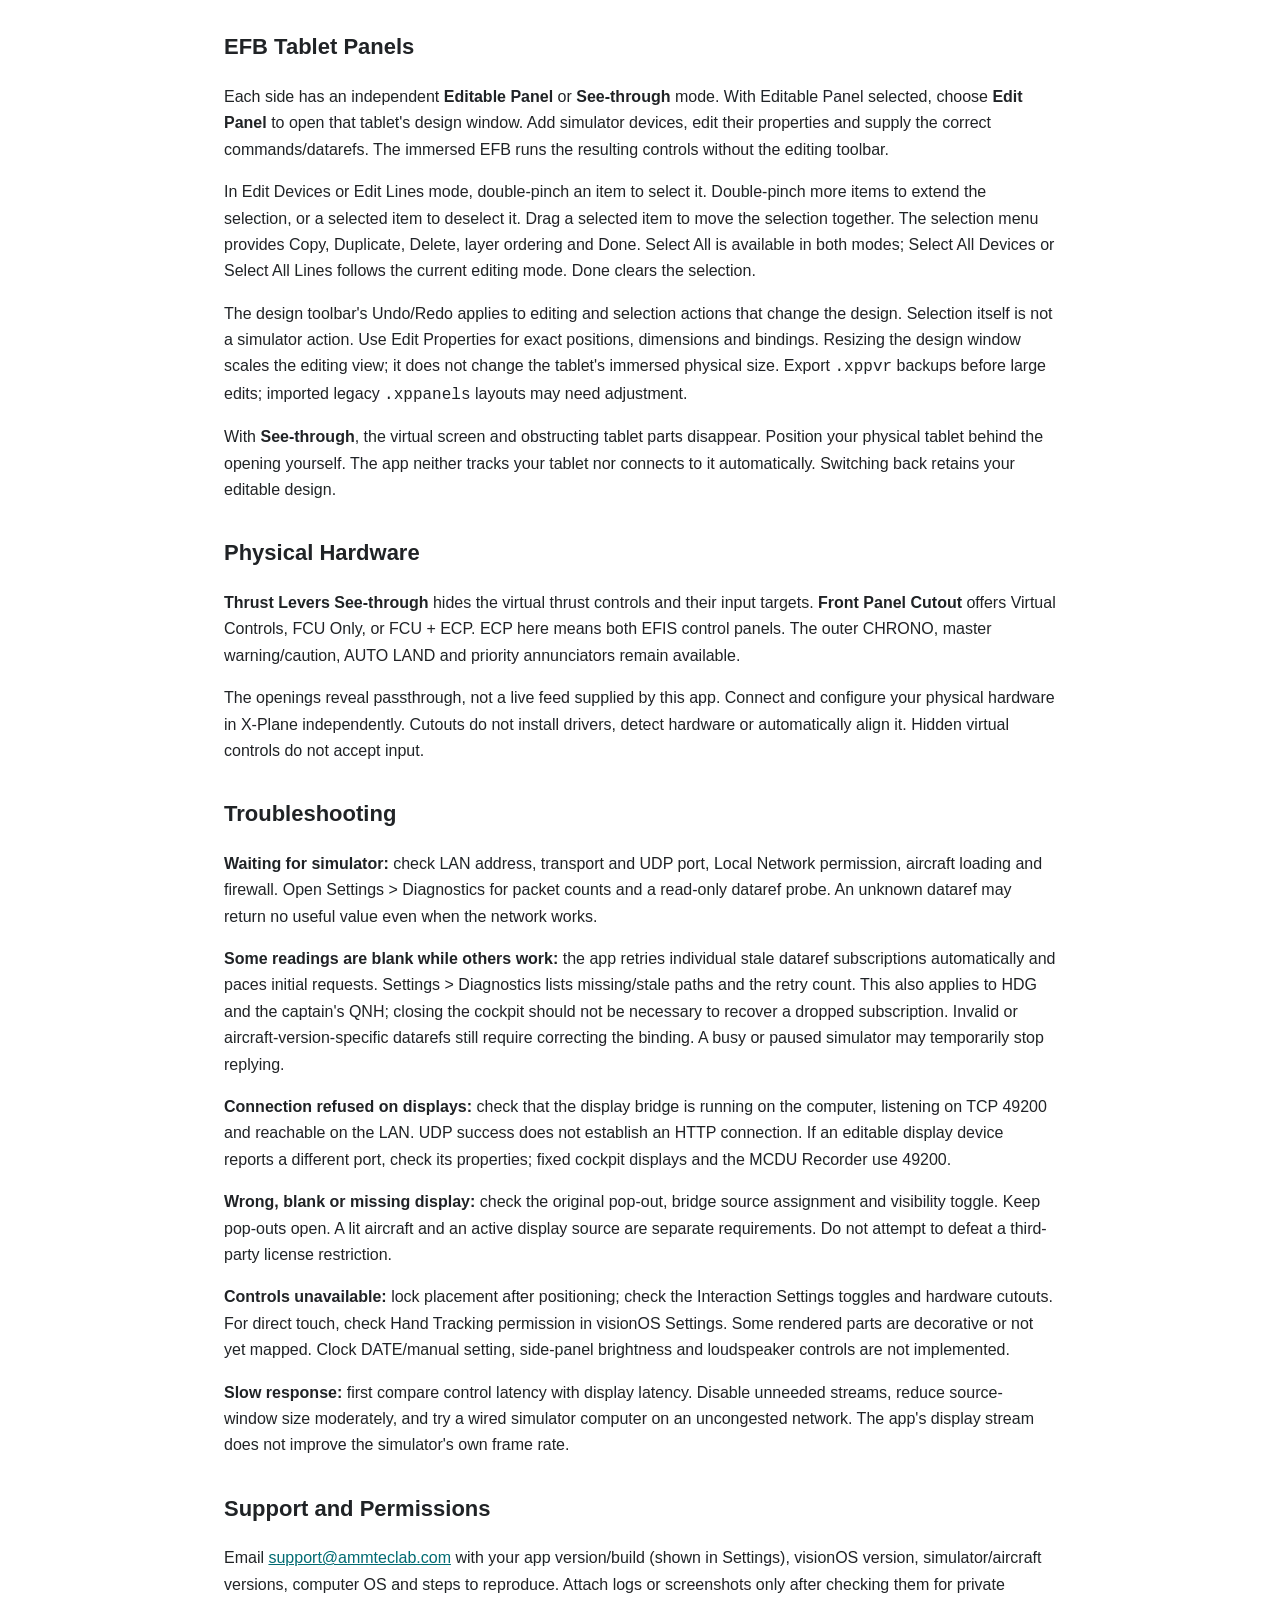
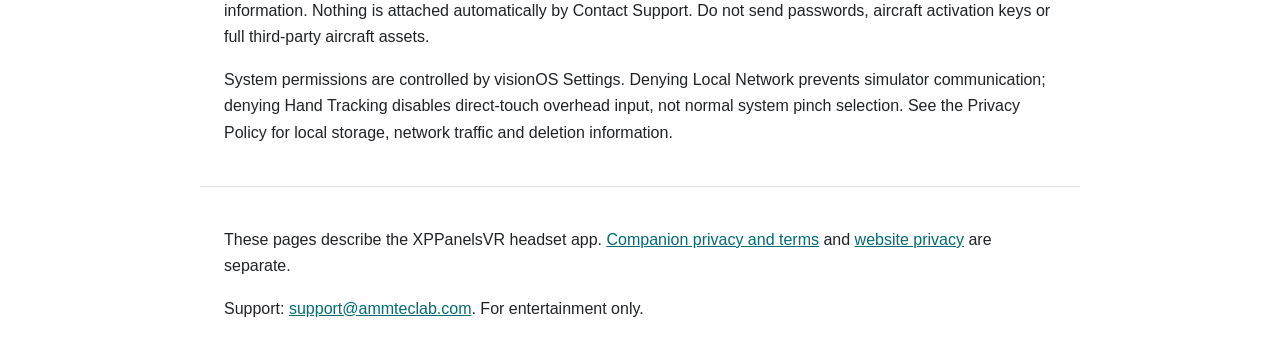
<file: XPPanelsVR-Support.html>
<!doctype html>
<html lang="en"><head><meta charset="utf-8"><meta name="viewport" content="width=device-width, initial-scale=1">
<title>XPPanelsVR Support</title><link rel="icon" href="assets/app-icon.png">
<style>body{margin:0;color:#202326;background:#fff;font:16px/1.65 -apple-system,BlinkMacSystemFont,sans-serif;letter-spacing:0}header{background:#101214;color:white;padding:20px 24px}header>div,main,footer{max-width:880px;margin:auto}header img{vertical-align:middle;margin-right:12px}header a{color:white}nav{display:flex;gap:18px;flex-wrap:wrap;margin-top:12px}main,footer{padding:24px}h1{font-size:30px;line-height:1.2}h2{font-size:22px;margin-top:32px}a{color:#006b72}p,li,a,code{overflow-wrap:anywhere}pre{overflow:auto}li{margin-bottom:12px}footer{border-top:1px solid #ddd}*{box-sizing:border-box}</style></head>
<body><header><div><img src="assets/app-icon.png" width="48" height="48" alt="XPPanelsVR goggles icon"><strong>XPPanelsVR for Apple Vision Pro</strong><nav aria-label="Headset support"><a href="XPPanelsVR-Support.html">Support</a><a href="XPPanelsVR-Privacy.html">Privacy</a><a href="XPPanelsVR-Safety.html">Compatibility</a><a href="XPPanelsVR-Notices.html">Notices</a><a href="./">Mac Companion download</a></nav></div></header>
<main><h1>XPPanelsVR Help</h1>
<p>Guide updated September 30, 2026. Support: <a href="mailto:support@ammteclab.com">support@ammteclab.com</a>.</p>
<h2>Before You Start</h2>
<p><strong>For entertainment only. Not for real-world aviation or certified flight training.</strong></p>
<p>XPPanelsVR is a cockpit interface, not a flight simulator. It runs on Apple Vision Pro with visionOS 26 or later and controls X-Plane on a separate computer. The current native cockpit mappings target the ToLiss A320. The simulator, aircraft add-on and any required licenses are separate purchases; they are not included.</p>
<p>This implementation has been developed against X-Plane 12 and ToLiss A320 v1.2.1 on macOS. Do not assume all aircraft versions, X-Plane 11, other A320 products or every Windows configuration have been validated. Check your aircraft&#39;s license for the intended use before enabling external displays or building a simulator setup. See Safety &amp; Compatibility in Settings.</p>
<p>Use a seated, clear space. Virtual panels provide no physical support. Pause the simulator during setup and keep its normal controls available.</p>
<h2>Connect to X-Plane</h2>
<ol>
<li><p>Start X-Plane on the computer and load the supported aircraft. Connect the computer and Vision Pro to the same trusted private network. A wired computer connection can reduce contention.</p>
</li>
<li><p>Open Settings using the gear icon in the cockpit menu. Enter the computer&#39;s LAN IPv4 address or local host name. Do not enter a URL or port in the address field. <code>127.0.0.1</code> refers to the headset itself, not your simulator computer.</p>
</li>
<li><p>Select <strong>X-Plane UDP (CMND/DREF)</strong> and the simulator&#39;s UDP port, normally <strong>49000</strong>. For features requiring timed command hold/begin/release, install the matching XPPanels command bridge on the computer and select <strong>Custom JSON (plugin)</strong>, normally <strong>49001</strong>. These two transports are alternatives. The bridge must match the selected port.</p>
</li>
<li><p>Choose <strong>Save &amp; Connect</strong> and allow Local Network access when visionOS asks. Existing settings show <strong>Reconnect</strong> instead. Incoming simulator samples, not merely an open UDP socket, determine the connection indicator. The app chooses its local reply port automatically.</p>
</li>
<li><p>Allow X-Plane and the required bridge through the computer&#39;s firewall on the private network. Guest Wi-Fi, client isolation or a VPN may prevent communication. Do not expose or forward these ports to the internet.</p>
</li>
</ol>
<h2>Position the Cockpit</h2>
<p>Choose <strong>Open Cockpit</strong>. Sit in your intended position, choose <strong>Move</strong>, then pinch and drag the cockpit to align it. Scale is available while placement is unlocked. Choose <strong>Locked</strong> when finished: green means locked; amber means unlocked. Placement lock prevents cockpit movement, not simulator control inputs.</p>
<p>Choose <strong>Captain</strong> or <strong>First Officer</strong> in <strong>Viewpoint (POV)</strong> at the top of the cockpit menu. This selector stays visible when scrolling, before and after opening the cockpit. Each seat automatically saves its own cockpit position, heading, scale and placement lock. Switching seats restores that seat&#39;s saved adjustments; a seat without a saved position aligns to your headset on its first use. Reopening the app restores the last selected seat and its settings.</p>
<p>Each seat also remembers Outside View settings, instrument display visibility, both EFB modes, physical-control cutouts and interaction preferences. Changes save automatically, without a Save button. The simulator connection and the actual EFB panel designs remain shared between seats.</p>
<p>The calibrated cockpit scale is <strong>1.00x</strong>, equal to the previous <strong>4.00</strong> model scale. Both the slider and pinch scaling are limited to <strong>0.80x-1.20x</strong>. The reset arrow beside Scale returns only the selected seat&#39;s scale to 1.00x, keeping its eye point in place. Existing settings migrate automatically; scales outside the new range are limited to its nearest endpoint.</p>
<p>The person-in-circle button resets the selected seat&#39;s eye point to your current headset position and horizontal forward direction. Face the direction you want the cockpit to face when pressing it. Reset keeps the cockpit level, preserves scale and the placement-lock setting, and saves the new position for that seat only. The other seat&#39;s preset is unchanged. It uses headset orientation, not eye gaze. If tracking is unavailable, placement is left unchanged and a message asks you to retry. Physical alignment can still need adjustment after moving the headset&#39;s play space. Align before operating controls and recheck alignment before reaching toward real hardware.</p>
<p>Choose <strong>Close Cockpit</strong> to leave immersion. This does not pause or shut down X-Plane. A mixed immersive space reveals your surroundings, but does not guarantee that another app, including Mac Virtual Display, remains visible. The optional <strong>Outside View</strong> stream renders inside our cockpit and does not require Mac Virtual Display.</p>
<h2>Outside View (Mac)</h2>
<p>The first version captures X-Plane&#39;s main window on a Mac and displays it on a curved screen behind the virtual cockpit. It is a monoscopic 2D view, not stereoscopic scenery. Windows outside-view capture and audio streaming are not included in this version. The existing Windows instrument bridge is unchanged.</p>
<ol>
<li>Run <strong>XPPanelsVR Companion</strong>, which includes <strong>Display Bridge</strong>, on the Mac. Start Sharing and enable <strong>Allow Outside View</strong>. With the standalone Display Bridge helper, use <strong>Outside View Sharing</strong> in its menu-bar menu instead. This local permission is off by default and is separate from macOS Screen Recording permission. Disable it to stop or reject outside-view connections.</li>
<li>Open X-Plane&#39;s main window and choose the desired simulator view. The video bridge does not change simulator controls or the camera automatically. Keep required ToLiss instrument pop-outs open. If they go black in a no-cockpit view, the outside stream cannot fix the aircraft&#39;s source-rendering limitation.</li>
<li>Set the simulator&#39;s Mac address in XPPanelsVR Settings, then open the immersive cockpit. Turn on <strong>Outside View</strong> in the cockpit menu.</li>
<li>Open <strong>Outside Screen Settings</strong>. Automatic source selection requires exactly one eligible main window. Otherwise choose the correct <strong>X-Plane Window</strong>. Refresh sources after replacing or reopening a window. Identified instrument pop-outs are excluded from the main-window candidates.</li>
<li>Start with <strong>720p / 30 fps</strong> on a slower computer or network. For more detail, try <strong>1440p / 30 fps</strong>, then <strong>2160p / 30 fps</strong> with Display Bridge 0.3 or later. The 1080p presets also allow 30 or 60 fps. Capture uses the Mac window&#39;s native Retina pixels. Presets cap image dimensions without stretching or inventing detail beyond the source. A 3024x1964 source remains 3024x1964 at the 2160p setting. Ultrawide sources retain their aspect ratio; an ordinary 16:9 window does not become an ultrawide camera view automatically.</li>
<li>Adjust screen Distance, Curve, Height, Heading and Tilt. Placement is saved relative to the cockpit&#39;s pilot origin. Moving/resetting the cockpit moves the screen with it, but cockpit scale does not multiply the screen&#39;s meter-based dimensions. The video surface has no input targets and cannot intercept cockpit pinches.</li>
</ol>
<p>Turning Outside View off, closing the cockpit, or backgrounding the immersive scene stops capture and decoding. A paused/static picture uses small keepalive packets. Broken streams reconnect automatically; window resizing restarts capture at the new aspect ratio. One headset can receive outside video at a time.</p>
<p><strong>Performance testing:</strong> compare the same simulator view at 1080p, 1440p and 2160p, keeping 30 fps and the screen curvature unchanged. In Outside Screen Settings, Performance shows decoded/uploaded video FPS, decoder milliseconds per frame, video traffic, superseded frames, horizontal screen pixel density and headset thermal state. These are not X-Plane&#39;s simulation FPS, headset render FPS or end-to-end latency. Some frame supersession is intentional to keep the latest image instead of building latency. Sustained FPS loss, increasing skips or serious/critical thermal state are reasons to reduce quality. A wider screen curve spreads the same pixels over more of your view. Higher capture resolution cannot recover detail lost to low simulator rendering resolution or upscaling.</p>
<p>Outside View uses Companion's local HTTP server on TCP <strong>49200</strong>, alongside the instrument streams and separately from simulator UDP. Install the <a href="./">signed and notarized Mac Companion</a> and connect both devices to the same trusted private network. No cloud video service or router port forwarding is needed. The local protocols do not add transport encryption; follow the <a href="Help.html#private-network">private-network setup guidance</a>.</p>
<h3>Ultrawide Sources</h3>
<p>Display Bridge 0.4 adds <strong>5120 x 1440 / 30 fps / HEVC</strong> and experimental <strong>7680 x 2160 / 30 fps / HEVC</strong>. Use a matching physical ultrawide display, or install BetterDisplay separately on the Mac and choose <strong>Virtual Ultrawide: 5120 x 1440</strong> in the bridge menu. BetterDisplay&#39;s trial/licence terms apply; it is not included or purchased by XPPanelsVR. The helper creates only <code>XPPanelsVR Outside</code>; the menu can disconnect it afterwards.</p>
<p>In X-Plane <strong>Settings &gt; Graphics</strong>, select that display and resolution for the main simulator view. Keep instrument pop-outs open on the physical display. In the headset, refresh sources, select the ultrawide X-Plane window and choose the matching HEVC quality. At 160 degrees, a 5120-wide source provides an average 32 horizontal pixels per degree; 7680 provides 48. Creating a virtual display alone does not move X-Plane to it or increase the resolution of an existing window.</p>
<p>The updated <strong>XPPanelsBridge</strong> command plugin adds reversible camera controls in <strong>Outside Screen Settings &gt; X-Plane Camera</strong>, plus <strong>Plugins &gt; XPPanels Outside View</strong> in the simulator. Restart X-Plane after updating the plugin. Apply a horizontal FOV, or use <strong>Match Screen Curve</strong>. <strong>Restore Previous Field of View</strong> restores the value before your first adjustment. No camera changes occur on startup. These controls affect the primary horizontal FOV only; select resolution and monitor assignment in Graphics.</p>
<p>Matching FOV numbers does not turn a rectilinear camera image into a true panoramic projection. At very wide FOVs, perspective distortion remains. Start at 5120x1440, 30 fps; 7680x2160 costs 2.25 times as many source pixels and needs separate sustained headset/network testing. Simulator rendering, hardware video encoding and Wi-Fi all affect performance. If the encoder cannot support a requested mode, select a lower quality.</p>
<h2>Cockpit Displays and the Bridge</h2>
<p><strong>Display Bridge is for use only with X-Plane running a ToLiss A320 or A321 aircraft</strong>, with working detached display pop-outs. Other aircraft and simulators are not supported. The current Mac implementation has been tested with X-Plane 12.4.3 and ToLiss A320 v1.2.1; A321 and other versions still need separate verification. This does not extend the native A320 cockpit control mappings to another aircraft automatically.</p>
<p>Display Bridge is an independent AMM Tec Lab product, not affiliated with or endorsed by ToLiss or Laminar Research. Their names identify compatibility only. Aircraft and simulator licences are separate, and their restrictions still apply.</p>
<p>The display bridge and the command bridge are different components. Cockpit displays use <strong>HTTP 49200</strong>, not command UDP 49000/49001. Fixed cockpit displays use the simulator address in Settings and the standard display bridge port.</p>
<p>On macOS, run <strong>XPPanelsVR Companion</strong> (which includes <strong>Display Bridge</strong>) or the standalone <strong>Display Bridge</strong> helper, not both. Allow Screen Recording for the Mac application, not the Vision Pro app, and restart it if macOS requests it. On Windows, install the supplied <strong>Display Bridge</strong> plugin under X-Plane&#39;s Resources/plugins folder, restart X-Plane, and allow it through the firewall on private networks. Existing internal plugin-folder names are unchanged.</p>
<p>In Companion, <strong>Instruments &gt; Open Missing Displays</strong> opens and arranges the sources; <strong>Use Default Sizes</strong> reapplies the instrument sizes. <strong>Please wait</strong> and a spinner remain visible while setup runs. It can take about a minute, sometimes longer. Leave the mouse untouched until setup finishes and check the final status for any windows that still need attention.</p>
<p>Open the aircraft displays as separate operating-system pop-out windows, not just floating views inside X-Plane. On the simulator computer, visit <code>http://127.0.0.1:49200/</code> to check the bridge. On another device on the same network, use the simulator computer&#39;s LAN address instead of <code>127.0.0.1</code>.</p>
<p><strong>Cockpit Displays</strong> in the main menu controls visibility of the captain and first-officer PFD/ND, upper/lower ECAM, ISIS and both MCDU screens. Their locations and sizes are fixed to the 3D model. The MCDU stream is the LCD only; its 3D keypad sends commands separately.</p>
<p>MCDU screens use our display bridge. Their key interactions are implemented in XPPanelsVR, and their LCD images come from ToLiss. Flight-management calculations remain in the aircraft simulator. The EFB panel editor&#39;s ToLiss Display device can show MCDU 1 or MCDU 2, and the MCDU Recorder uses the MCDU 1 stream while retaining its custom keypad and recording controls.</p>
<p>Older saved WebFMC viewer devices migrate to the matching MCDU 1 or MCDU 2 bridge display, keeping their identity, label, position and size. Their old service port and full-web-keypad setting are not reused: the replacement is an LCD-only stream on bridge port 49200. Use the native cockpit keys or custom panel controls for input. The optional WebFMC viewer and editor are no longer available.</p>
<p>On macOS the bridge uses unique window names or the aircraft&#39;s popup-coordinate telemetry to identify sources, leaving ambiguous sources unassigned. On Windows, use the bridge&#39;s <strong>Flash window</strong> and assignment controls if window titles are not unique. Confirm captain/first-officer identity after rearranging windows or updating the aircraft. Keep source windows open; making them smaller reduces image detail.</p>
<p>Black pop-outs in X-Plane cannot produce a valid picture in the headset. Aircraft version, view mode, rendering behavior and license restrictions can affect their availability. Verify the original window first; this bridge does not bypass aircraft restrictions.</p>
<h2>Buttons and Rotary Controls</h2>
<p>Look at a control and pinch. The white highlight identifies the target. FCU numeric readouts also target their associated rotary controls. Pinch and move your hand vertically to turn FCU, EFIS and most pedestal encoders. Release to end the interaction. Overhead rotaries use lateral movement.</p>
<p>For FCU SPD, HDG, ALT and V/S, a short stationary pinch is <strong>push</strong>; a double stationary pinch is <strong>pull</strong>. Movement is a rotary gesture, not a push/pull. Nearby controls are blocked during a rotary gesture and briefly afterward; the same knob can be used again immediately.</p>
<p><strong>Direct Hand Touch</strong> enables fingertip interactions with supported overhead controls and requires hand-tracking permission. Gaze-and-pinch remains the alternative. The Interaction Settings section can separately enable the overhead and the FCU/instruments/pedestal. Turning off a group does not disconnect or pause the simulator.</p>
<p><strong>3D Gesture Helpers</strong> optionally shows a solid white 3D cue only for the highlighted knob or lever. Each cue hovers directly over its control, parallel to the base panel. Arrows illustrate the pinch-drag direction; a miniature hand closes twice for the parking brake&#39;s double pinch. Small repeating movements demonstrate the action; visionOS Reduce Motion makes them static. This setting is saved separately for each seat and does not require Direct Hand Touch. Pushbuttons, Korrys and MCDU keys do not have helpers. The push/pull actions described above remain unchanged.</p>
<p>Knobs and levers use a stronger cool-blue gaze highlight to stand out against light-colored parts. Buttons retain white highlighting. Helpers do not accept pinches themselves; keep targeting the control or its linked FCU readout.</p>
<p><strong>EFIS ADF/OFF/VOR:</strong> pinch and drag each switch horizontally to select its bearing source. Captain and copilot switches independently control their respective NDs.</p>
<p><strong>Disconnect buttons:</strong> a short pinch on either thrust handle&#39;s red side button disconnects A/THR. A short pinch on either sidestick&#39;s red thumb button disconnects the autopilot. Sidestick priority/takeover hold functions are not implemented.</p>
<h2>Levers and Protected Actions</h2>
<p><strong>Landing gear:</strong> pinch and drag up for UP or down for DOWN. <strong>A/SKID &amp; N/W STRG:</strong> drag up for ON or down for OFF. A stationary pinch does not toggle either control.</p>
<p><strong>Engine masters:</strong> pinch and drag vertically, up for ON and down for OFF. <strong>ENG MODE SEL</strong> and SWITCHING selectors use a vertical pinch-drag. <strong>Parking brake:</strong> double stationary pinch toggles ON/OFF; a single pinch or drag does nothing.</p>
<p><strong>Flaps:</strong> drag down to extend one notch or up to retract one notch. Release and start a new pinch for the next notch. Longer travel cannot skip several notches.</p>
<p><strong>Thrust levers:</strong> drag up to advance one detent or down to retard one detent. Release between steps. The sequence is MAX REV, IDLE REV, IDLE, CLB, FLEX/MCT, TOGA. Under Interaction Settings, choose <strong>Both</strong>, <strong>Separate</strong> or <strong>By Grip Area</strong>. By Grip Area links the inner portions; each handle&#39;s outermost 15% operates only that lever. Verify the simulator&#39;s indications, especially after changing hardware or aircraft versions.</p>
<p><strong>Trim wheels:</strong> target the outboard rim away from the thrust levers. Drag up for pitch down, down for pitch up. <strong>Rudder trim:</strong> pinch and move left/right; release to stop. The reset button centers rudder trim.</p>
<p>Rudder trim over Native UDP requires the updated XPPanelsBridge plugin. Its short, renewable command holds automatically expire if the headset stops sending. Restart X-Plane after updating the plugin.</p>
<p><strong>Speed brake:</strong> double stationary pinch arms, one stationary pinch retracts, drag down extends and drag up retracts. <strong>ECAM EMER CANCEL:</strong> double pinch. Normal MCDU and transponder keys use a short pinch.</p>
<h2>EFB Tablet Panels</h2>
<p>Each side has an independent <strong>Editable Panel</strong> or <strong>See-through</strong> mode. With Editable Panel selected, choose <strong>Edit Panel</strong> to open that tablet&#39;s design window. Add simulator devices, edit their properties and supply the correct commands/datarefs. The immersed EFB runs the resulting controls without the editing toolbar.</p>
<p>In Edit Devices or Edit Lines mode, double-pinch an item to select it. Double-pinch more items to extend the selection, or a selected item to deselect it. Drag a selected item to move the selection together. The selection menu provides Copy, Duplicate, Delete, layer ordering and Done. Select All is available in both modes; Select All Devices or Select All Lines follows the current editing mode. Done clears the selection.</p>
<p>The design toolbar&#39;s Undo/Redo applies to editing and selection actions that change the design. Selection itself is not a simulator action. Use Edit Properties for exact positions, dimensions and bindings. Resizing the design window scales the editing view; it does not change the tablet&#39;s immersed physical size. Export <code>.xppvr</code> backups before large edits; imported legacy <code>.xppanels</code> layouts may need adjustment.</p>
<p>With <strong>See-through</strong>, the virtual screen and obstructing tablet parts disappear. Position your physical tablet behind the opening yourself. The app neither tracks your tablet nor connects to it automatically. Switching back retains your editable design.</p>
<h2>Physical Hardware</h2>
<p><strong>Thrust Levers See-through</strong> hides the virtual thrust controls and their input targets. <strong>Front Panel Cutout</strong> offers Virtual Controls, FCU Only, or FCU + ECP. ECP here means both EFIS control panels. The outer CHRONO, master warning/caution, AUTO LAND and priority annunciators remain available.</p>
<p>The openings reveal passthrough, not a live feed supplied by this app. Connect and configure your physical hardware in X-Plane independently. Cutouts do not install drivers, detect hardware or automatically align it. Hidden virtual controls do not accept input.</p>
<h2>Troubleshooting</h2>
<p><strong>Waiting for simulator:</strong> check LAN address, transport and UDP port, Local Network permission, aircraft loading and firewall. Open Settings &gt; Diagnostics for packet counts and a read-only dataref probe. An unknown dataref may return no useful value even when the network works.</p>
<p><strong>Some readings are blank while others work:</strong> the app retries individual stale dataref subscriptions automatically and paces initial requests. Settings &gt; Diagnostics lists missing/stale paths and the retry count. This also applies to HDG and the captain&#39;s QNH; closing the cockpit should not be necessary to recover a dropped subscription. Invalid or aircraft-version-specific datarefs still require correcting the binding. A busy or paused simulator may temporarily stop replying.</p>
<p><strong>Connection refused on displays:</strong> check that the display bridge is running on the computer, listening on TCP 49200 and reachable on the LAN. UDP success does not establish an HTTP connection. If an editable display device reports a different port, check its properties; fixed cockpit displays and the MCDU Recorder use 49200.</p>
<p><strong>Wrong, blank or missing display:</strong> check the original pop-out, bridge source assignment and visibility toggle. Keep pop-outs open. A lit aircraft and an active display source are separate requirements. Do not attempt to defeat a third-party license restriction.</p>
<p><strong>Controls unavailable:</strong> lock placement after positioning; check the Interaction Settings toggles and hardware cutouts. For direct touch, check Hand Tracking permission in visionOS Settings. Some rendered parts are decorative or not yet mapped. Clock DATE/manual setting, side-panel brightness and loudspeaker controls are not implemented.</p>
<p><strong>Slow response:</strong> first compare control latency with display latency. Disable unneeded streams, reduce source-window size moderately, and try a wired simulator computer on an uncongested network. The app&#39;s display stream does not improve the simulator&#39;s own frame rate.</p>
<h2>Support and Permissions</h2>
<p>Email <a href="mailto:support@ammteclab.com">support@ammteclab.com</a> with your app version/build (shown in Settings), visionOS version, simulator/aircraft versions, computer OS and steps to reproduce. Attach logs or screenshots only after checking them for private information. Nothing is attached automatically by Contact Support. Do not send passwords, aircraft activation keys or full third-party aircraft assets.</p>
<p>System permissions are controlled by visionOS Settings. Denying Local Network prevents simulator communication; denying Hand Tracking disables direct-touch overhead input, not normal system pinch selection. See the Privacy Policy for local storage, network traffic and deletion information.</p>
</main><footer><p>These pages describe the XPPanelsVR headset app. <a href="Privacy-and-Terms.html">Companion privacy and terms</a> and <a href="Website-Privacy.html">website privacy</a> are separate.</p><p>Support: <a href="mailto:support@ammteclab.com">support@ammteclab.com</a>. For entertainment only.</p></footer></body></html>
</file>
<file: site.css>
:root{font-family:-apple-system,BlinkMacSystemFont,"Segoe UI",sans-serif;color:#24282b;background:#fff;font-synthesis:none;letter-spacing:0;--ink:#101214;--accent:#00757d;--muted:#525e63;--line:#d8dfe0}
*{box-sizing:border-box}html{scroll-padding-top:24px}body{margin:0}a{color:var(--accent);text-underline-offset:4px}a:hover{text-decoration-thickness:2px}a:focus-visible,summary:focus-visible{outline:3px solid #008c98;outline-offset:5px}img{max-width:100%;vertical-align:middle}p{font-size:16px;line-height:1.65}h1,h2,h3,p{margin-top:0}h1,h2,h3{letter-spacing:0}h2{font-size:34px;line-height:1.2;margin-bottom:16px}h3{font-size:19px;line-height:1.35;margin-bottom:12px}.section{max-width:1184px;margin:auto;padding:72px 40px}.eyebrow{font-size:11px;font-weight:700;margin-bottom:14px;letter-spacing:0}.skip{position:absolute;top:-80px;background:#fff;padding:16px;z-index:9}.skip:focus{top:4px}header{min-height:76px;background:var(--ink);color:#fff;padding:16px 40px;display:flex;align-items:center;justify-content:space-between;gap:24px;border-bottom:1px solid #303436}header a{color:#d5dcdf;text-decoration:none;font-size:13px}header .brand{font-size:15px;color:white;font-weight:650;display:flex;align-items:center;gap:10px}header .brand span{font-weight:400;color:#bdc5c9}header img{border-radius:7px}nav{display:flex;gap:26px;flex-wrap:wrap}.hero{background:#101214 url("assets/app-icon.png") no-repeat center -35px;background-size:365px;color:#fff;text-align:center;padding:268px 24px 38px}.hero-inner{max-width:960px;margin:auto}.hero .eyebrow{color:#5de0d1}h1{font-size:48px;line-height:1.12;margin-bottom:18px}.intro{font-size:18px;line-height:1.6;color:#c9d2d6;margin-bottom:24px}.button{display:inline-flex;align-items:center;justify-content:center;gap:10px;min-height:48px;padding:13px 22px;border-radius:6px;font-size:14px;font-weight:650;text-decoration:none;line-height:1.5;max-width:100%}.button:hover{text-decoration:none;filter:brightness(.93)}.primary{background:#72e3d3;color:#0a2421}.hero-note{font-size:12px;color:#b4bfc3;margin:18px 0 0}.hero-note span{margin:0 12px;color:#636b70}.spec-band{padding:28px 40px;display:grid;grid-template-columns:repeat(3,1fr);max-width:1184px;margin:auto;gap:28px;border-bottom:1px solid var(--line)}.spec-band div{display:flex;flex-direction:column;gap:6px}.spec-band strong{font-size:16px}.spec-band span{font-size:13px;color:var(--muted)}.section-heading{margin-bottom:40px}.section-heading p:last-child{color:var(--muted)}.features{display:grid;grid-template-columns:repeat(3,1fr);gap:44px}.features article>img{margin-bottom:24px}.features p{font-size:15px;color:var(--muted)}.dependency-note{border-top:1px solid var(--line);padding-top:26px;margin:20px 0 0;color:var(--muted);font-size:13px}.download-band{background:#f3f6f6;border-top:1px solid #e2e8e8;border-bottom:1px solid #e2e8e8}.download-layout{display:grid;grid-template-columns:minmax(0,1.2fr) minmax(0,1fr);gap:80px}.release-date{font-size:13px;color:var(--muted);margin-bottom:24px}.warning{border-left:3px solid #a86700;display:flex;align-items:flex-start;gap:14px;padding:3px 0 3px 18px;margin-bottom:24px}.warning>img{flex:none}.warning strong{font-size:15px}.warning p{font-size:14px;margin:8px 0 0;color:#444a4d}.download{background:#14282a;color:white;margin-top:10px;width:100%}.download img{filter:invert(1)}.file-kind{margin-left:auto;font-size:12px;font-weight:400;color:#b9cdcf}.download-meta{font-size:12px;color:var(--muted);line-height:1.7;margin:14px 0 18px}.text-links{display:flex;gap:20px;flex-wrap:wrap;font-size:12px}details{margin-top:26px;border-top:1px solid #cad6d8;padding-top:19px}summary{cursor:pointer;font-size:14px;font-weight:600}details p{font-size:14px}.requirements{border-left:1px solid #cdd9da;padding-left:36px}.requirements h3{margin-bottom:24px}dl{margin:0}dt{font-size:12px;font-weight:700;color:#354a4d;margin:24px 0 7px}dt:first-child{margin-top:0}dd{margin:0;font-size:14px;line-height:1.7;color:#4b575c}.small{font-size:12px;color:var(--muted);margin:28px 0 0}.steps{display:grid;grid-template-columns:repeat(4,minmax(0,1fr));gap:32px;padding:0;list-style:none}.step-number{display:block;font-size:13px;font-weight:650;color:#00757d;border-top:1px solid #bacacb;padding-top:20px;margin-bottom:26px}.steps h3{font-size:17px}.steps p{font-size:14px;color:var(--muted)}.guide-link{display:inline-flex;align-items:center;gap:8px;font-size:14px;margin-top:18px;line-height:1.6}.support-band{background:#172d2c;color:#fff}.support-inner{display:flex;align-items:center;justify-content:space-between;gap:32px;padding-top:48px;padding-bottom:48px}.support-inner h2{font-size:25px}.support-inner p{font-size:14px;color:#c4d5d1;margin-bottom:0}.secondary{background:white;color:#102b27;flex:none}.footer-top{display:flex;justify-content:space-between;gap:30px;margin-bottom:26px}.footer-top strong{font-size:15px}.footer-top nav{gap:20px}.footer-top a{font-size:12px;color:#3d5459}footer.section{padding-top:38px;padding-bottom:30px}footer p{font-size:11px;max-width:950px;color:#637076;line-height:1.7}
@media(min-width:1600px){header{padding-left:max(40px,calc((100% - 1104px)/2));padding-right:max(40px,calc((100% - 1104px)/2))}}
@media(max-width:900px){header{padding:16px 24px}.section{padding:52px 24px}.spec-band{padding:24px;gap:22px}.features{gap:26px}.download-layout{gap:36px}.requirements{padding-left:24px}.steps{grid-template-columns:repeat(2,minmax(0,1fr))}.footer-top{flex-direction:column}.support-inner{gap:26px}.support-inner br{display:none}}
@media(max-width:600px){header{min-height:64px;gap:12px;flex-wrap:wrap;padding:12px 20px}header .brand{font-size:13px;gap:7px}header .brand img{width:30px;height:30px}header nav{gap:16px;margin-left:auto}header nav a{font-size:11px}header nav a:nth-child(2){display:none}header .brand span{display:none}.hero{padding:215px 20px 32px;background-size:300px;background-position:center -32px}h1{font-size:32px;line-height:1.17;max-width:350px;margin:0 auto 16px}.intro{font-size:15px;max-width:340px;margin:0 auto 22px}.desktop{display:none}.hero-note{font-size:10px}.hero-note span{margin:0 5px}.button{font-size:13px;padding:12px 16px;min-height:46px}.spec-band{grid-template-columns:1fr;gap:18px;padding:26px 24px}.spec-band div{flex-direction:row;justify-content:space-between;align-items:baseline;gap:16px}.spec-band strong{font-size:13px;flex:none}.spec-band span{font-size:11px;text-align:right}.section{padding:44px 24px}h2{font-size:28px}.section-heading{margin-bottom:30px}.features{grid-template-columns:1fr;gap:24px}.features article{border-top:1px solid var(--line);padding-top:26px}.features article>img{margin-bottom:16px}.dependency-note{margin-top:12px}.download-layout{grid-template-columns:1fr;gap:38px}.requirements{border-left:0;border-top:1px solid #cdd9da;padding:28px 0 0}.steps{grid-template-columns:1fr;gap:14px}.step-number{margin-bottom:16px}.steps p{max-width:440px}.support-inner{flex-direction:column;align-items:flex-start}.footer-top nav{gap:16px}.text-links{gap:16px}}
@media(prefers-reduced-motion:reduce){*{scroll-behavior:auto!important}}
.download-stats{margin:22px 0;padding:18px 0;border-top:1px solid #cad6d8;border-bottom:1px solid #cad6d8}
.download-counts{display:grid;grid-template-columns:repeat(2,minmax(0,1fr));gap:20px}
.download-counts dt{margin:0 0 5px;font-size:12px;color:var(--muted)}
.download-counts dd{min-height:34px;font-size:22px;line-height:1.5;font-weight:650;font-variant-numeric:tabular-nums;color:var(--ink);overflow-wrap:anywhere}
.download-stats p{font-size:12px;color:var(--muted);line-height:1.6;margin:10px 0 0}
.release-assurance{border-left:3px solid var(--accent);display:flex;align-items:flex-start;gap:14px;padding:3px 0 3px 18px;margin-bottom:24px}
.release-assurance>img{flex:none}.release-assurance strong{font-size:15px}.release-assurance p{font-size:14px;margin:8px 0 0;color:#444a4d}
.platform-actions{display:flex;gap:14px;justify-content:center;flex-wrap:wrap}.windows-band{background:#eef3f7}.windows-guide{max-width:1000px}.windows-guide h1{font-size:42px;max-width:none;margin:0 0 22px;text-align:left}.windows-guide h2{margin:44px 0 18px;font-size:28px}.windows-guide li{margin:12px 0;line-height:1.8}.windows-guide code{overflow-wrap:anywhere;font-size:.9em}.windows-guide .intro{max-width:none;margin:0 0 24px}.windows-guide p{line-height:1.8}
@media(max-width:600px){.windows-guide h1{font-size:32px}.platform-actions{flex-direction:column;align-items:center}header nav{flex-wrap:wrap}.windows-guide h2{font-size:24px}}

.windows-guide code{overflow-wrap:anywhere;word-break:break-word}.windows-guide .intro{color:var(--muted)}
.app-store-note{font-size:18px;line-height:1.6;margin:0 0 22px;color:#e7efef}.app-store-note a{color:#72e3d3;font-weight:650}
.quest-reference{font-size:13px;margin:14px 0 0;color:#b4bfc3}.quest-reference a{color:#72e3d3}

#download-statistics .download-counts{grid-template-columns:repeat(3,minmax(0,1fr))}@media(max-width:600px){#download-statistics .download-counts{grid-template-columns:1fr}}

.account-panel{background:#101f23;color:#fff;padding:36px 24px;border-top:4px solid #72e3d3}
.account-inner{max-width:1104px;margin:0 auto}
.account-kicker{font:700 11px/1.5 ui-monospace,monospace;letter-spacing:1.5px;color:#72e3d3;margin:0 0 10px}
.account-panel h2{font-size:clamp(25px,3vw,34px);line-height:1.2;letter-spacing:-.5px;margin:0 0 10px}
.account-copy{max-width:730px;color:#d4e0e1;font-size:15px;line-height:1.65;margin:0 0 20px}
.account-state{min-height:24px;color:#bcece4;font-size:14px;font-weight:600}
.account-state.is-error{color:#ffb4a7}
.account-form{max-width:760px}
.account-form label{display:block;font-size:13px;font-weight:650;margin:10px 0 7px}
.account-row{display:flex;gap:10px;flex-wrap:wrap}
.account-row input{flex:1 1 260px;min-width:0;min-height:48px;border:1px solid #718387;border-radius:6px;padding:10px 13px;font:inherit;background:#fff;color:#101214}
.account-row button,.account-sign-out{min-height:48px;padding:10px 18px;border:0;border-radius:6px;background:#72e3d3;color:#0a2421;font:inherit;font-size:14px;font-weight:650;line-height:1.4;cursor:pointer}
.account-row button:hover,.account-sign-out:hover{filter:brightness(.93)}
.account-code-wrap{margin-top:12px}
.account-signed-in{font-size:14px;color:#d4e0e1}.account-signed-in p{display:inline-block;margin:0 12px 12px 0}
.account-privacy{font-size:12px;color:#bdc9cb;margin:18px 0 0}.account-privacy a{color:#72e3d3}
@media(max-width:600px){.account-panel{padding:30px 22px}.account-row{display:grid;grid-template-columns:1fr}.account-row input{width:100%}.account-row button{width:100%}}

.platform-icon{display:inline-block;width:18px;height:18px;flex:0 0 18px;fill:currentColor;vertical-align:middle}
.platform-actions .button{gap:10px}
.download-band .button.download{gap:10px}

/* Subtle navigation between the separate headset editions. */
.hero .hero-note{margin:18px auto 0;text-align:center}
.edition-note{max-width:1184px;margin:0 auto;padding:18px 24px;text-align:center;font-size:13px;line-height:1.6;color:#525e63;background:#fff}
.edition-note a{color:#176c70;text-underline-offset:3px}

/* Lifetime GitHub count for the individual package, beneath its compatibility notes. */
.download-counter{display:block;margin-top:6px;min-height:1.7em;font-size:12px;line-height:1.7;font-weight:400;color:var(--muted);font-variant-numeric:tabular-nums}
</file>
<file: community.css>
/* Shared community invitations for the separate headset editions. */
.site-header nav{align-items:center}
.site-header nav a.nav-discord{display:inline-flex;align-items:center;justify-content:center;gap:8px;min-height:40px;padding:8px 13px;border:1px solid #72e3d3;border-radius:6px;background:#18332f;color:#92f1e1;font-weight:650;white-space:nowrap}
.site-header nav a.nav-discord:hover{background:#72e3d3;color:#0a2421;text-decoration:none}
.discord-callout{padding:15px 18px;margin:18px 0;border:1px solid #bcded8;border-radius:8px;background:#e8f6f1;color:#294640;font-size:14px;line-height:1.7}
.discord-callout strong{display:block;margin-bottom:2px}
.discord-callout a,.discord-help a,.discord-download-question a{color:#006b64;font-weight:650;text-underline-offset:4px}
.discord-help{max-width:780px;margin:20px 0 30px;color:#525e63;font-size:15px;line-height:1.7}
.download .discord-download-question{margin:12px 0 0;font-size:12px;line-height:1.6;text-align:center}
.discord-community{background:#172d2c;color:#fff;border-top:4px solid #72e3d3;scroll-margin-top:24px}
.community-inner{max-width:1184px;margin:0 auto;padding:62px 40px;display:grid;grid-template-columns:minmax(0,1fr) auto;align-items:center;gap:48px}
.discord-community .eyebrow{margin:0 0 14px;color:#8ee9da;font-size:11px;font-weight:700;letter-spacing:1px}
.discord-community h2{max-width:650px;margin:0 0 18px;color:#fff;font-size:clamp(30px,3.5vw,40px);line-height:1.2;letter-spacing:-.5px;font-weight:650}
.discord-community .community-copy{max-width:650px;margin:0;color:#d0e1dc;font-size:16px;line-height:1.7}
.community-topics{display:flex;flex-wrap:wrap;gap:10px 22px;margin:22px 0 0;padding:0;list-style:none}
.community-topics li{margin:0;padding:0;color:#a9ccc2;font-size:12px;line-height:1.6}
.community-topics li::before{content:"+";margin-right:7px;color:#72e3d3;font-weight:700}
.community-action{text-align:center}
.discord-community .community-action .button{min-height:54px;gap:18px;padding:15px 26px;background:#72e3d3;color:#0a2421;border-radius:6px;font-size:16px;font-weight:700;white-space:nowrap}
.community-action p{max-width:260px;margin:12px auto 0;color:#a9ccc2;font-size:12px;line-height:1.6}
.discord-community a:focus-visible,.site-header .nav-discord:focus-visible{outline:3px solid #fff;outline-offset:5px}
@media(max-width:900px){.site-header{flex-wrap:wrap}.site-header nav{gap:16px;margin-left:auto}.community-inner{padding:48px 24px;gap:30px}.discord-community .community-action .button{padding-inline:20px;font-size:14px}}
@media(max-width:700px){.community-inner{grid-template-columns:1fr;gap:28px}.community-action{text-align:left}.community-action p{max-width:none;margin-left:0}.discord-community h2{font-size:30px}.discord-community .community-copy{font-size:15px}}
@media(max-width:600px){.site-header nav{width:100%;margin-left:0;gap:10px 16px}.site-header nav a.nav-discord{margin-left:auto;min-height:40px;padding:8px 11px;font-size:12px}.community-inner{padding:40px 24px}.community-topics{gap:8px 18px}.discord-community .community-action .button{width:100%;min-height:50px;font-size:15px}.community-action p{text-align:center}.discord-callout{padding:14px 16px;font-size:13px}.discord-help{font-size:14px}.download .discord-download-question{font-size:13px}}
</file>
<file: hero.css>
/* Hero copy and responsive introduction layout. */
.hero h1{font-size:clamp(32px,3.5vw,44px);line-height:1.15;margin-bottom:22px}
.hero .hero-message{font-size:clamp(21px,2.2vw,28px);font-weight:650;line-height:1.35;max-width:900px;margin:0 auto 15px;color:#f5fbfa;text-wrap:balance}
.hero .hero-explanation{max-width:760px;margin:0 auto 12px;font-size:17px;line-height:1.65;color:#c9d2d6;text-wrap:pretty}
.hero .hero-tagline{font-size:13px;line-height:1.5;letter-spacing:.3px;font-weight:500;color:#9dc6be;margin:0 auto 24px}
.hero .app-store-note{max-width:850px;margin:18px auto 0;font-size:13px;line-height:1.6;color:#bccdcd}
.hero .platform-actions,.hero .actions{margin:0 auto;gap:12px}
.hero .hero-note{margin-top:15px}
.hero .developer-credit{max-width:760px;margin:6px auto 0;font-size:12px;line-height:1.9;font-weight:400;color:#b4bfc3;text-align:center}
@media(max-width:600px){
 .hero{padding-top:195px;padding-bottom:28px;background-size:270px;background-position:center -30px}
 .hero h1{font-size:29px;line-height:1.16;max-width:350px;margin-bottom:22px}
 .hero .hero-message{font-size:22px;line-height:1.3;max-width:345px;margin-bottom:14px}
 .hero .hero-explanation{font-size:15px;line-height:1.6;max-width:345px;margin-bottom:11px}
 .hero .hero-tagline{font-size:12px;margin-bottom:23px}
 .hero .app-store-note{font-size:12px;max-width:340px;margin-top:18px}
 .hero .developer-credit{font-size:10px;line-height:1.7}
}
</file>
